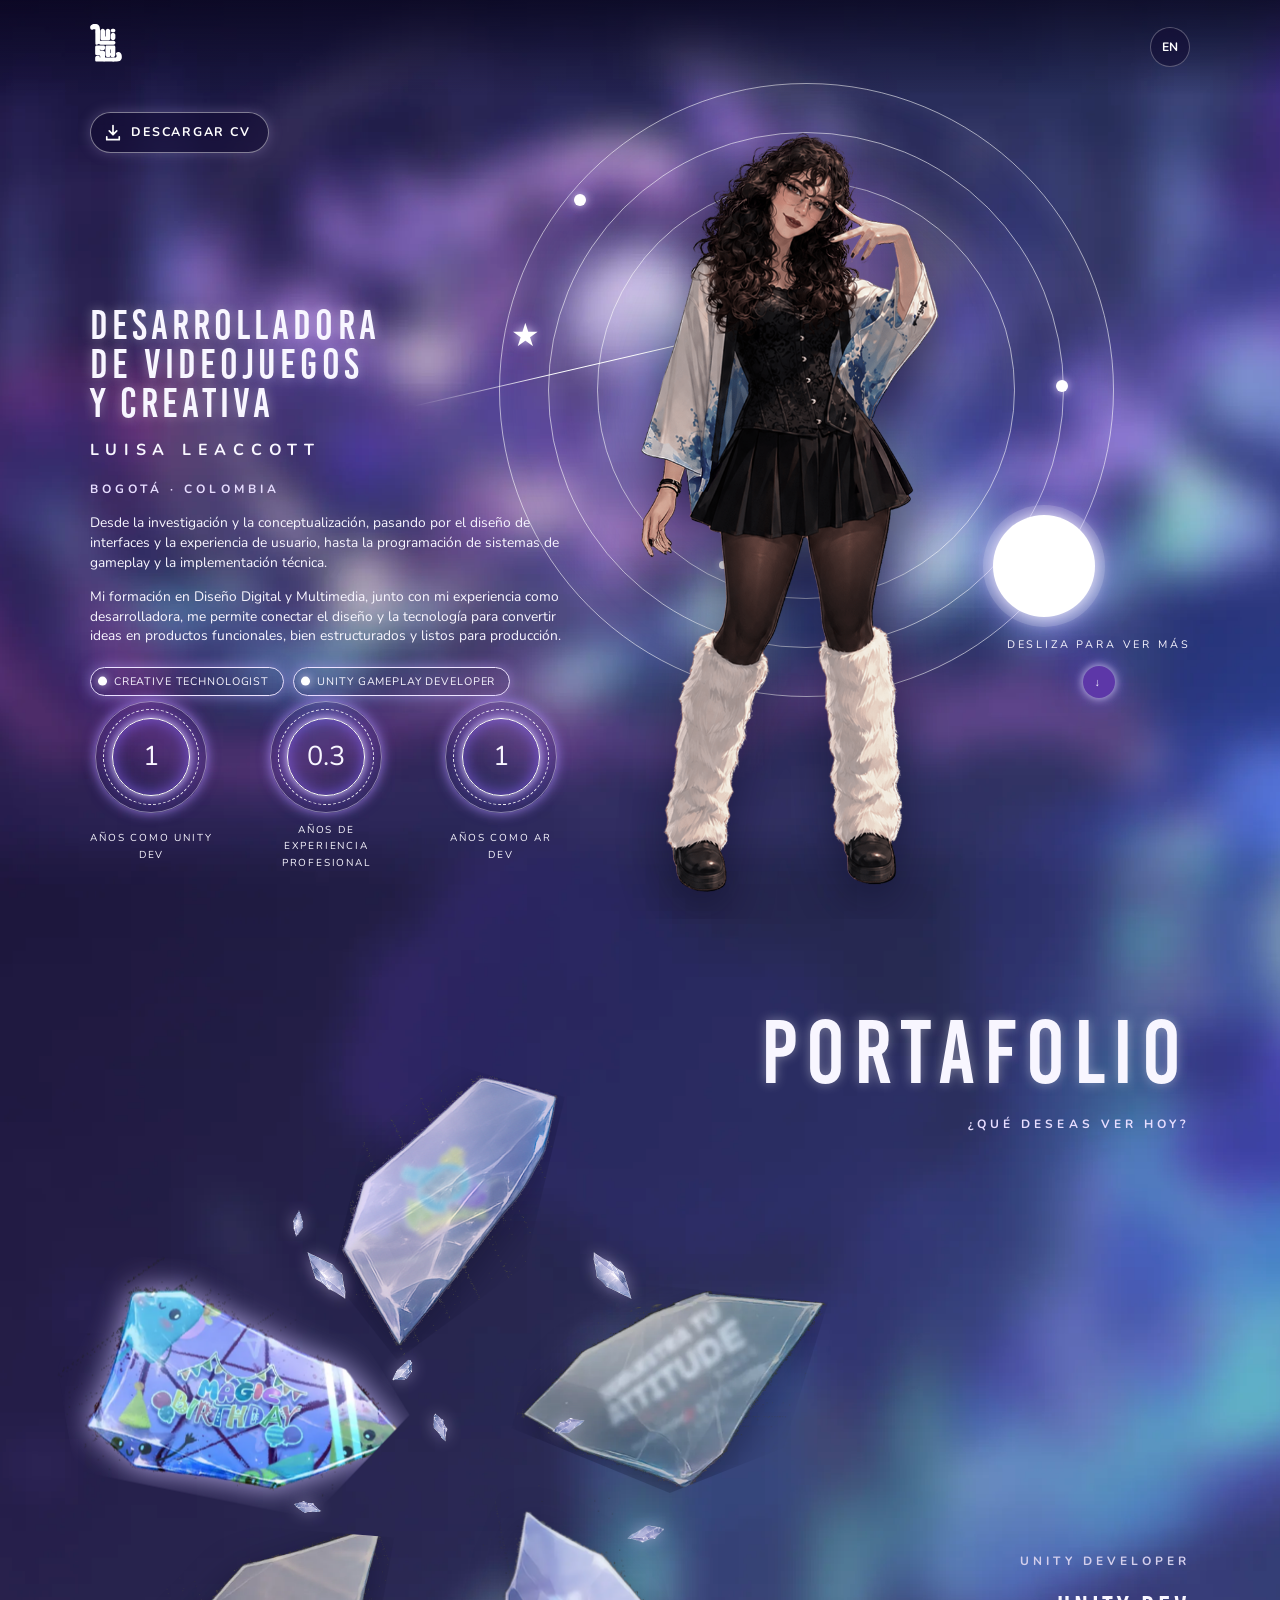
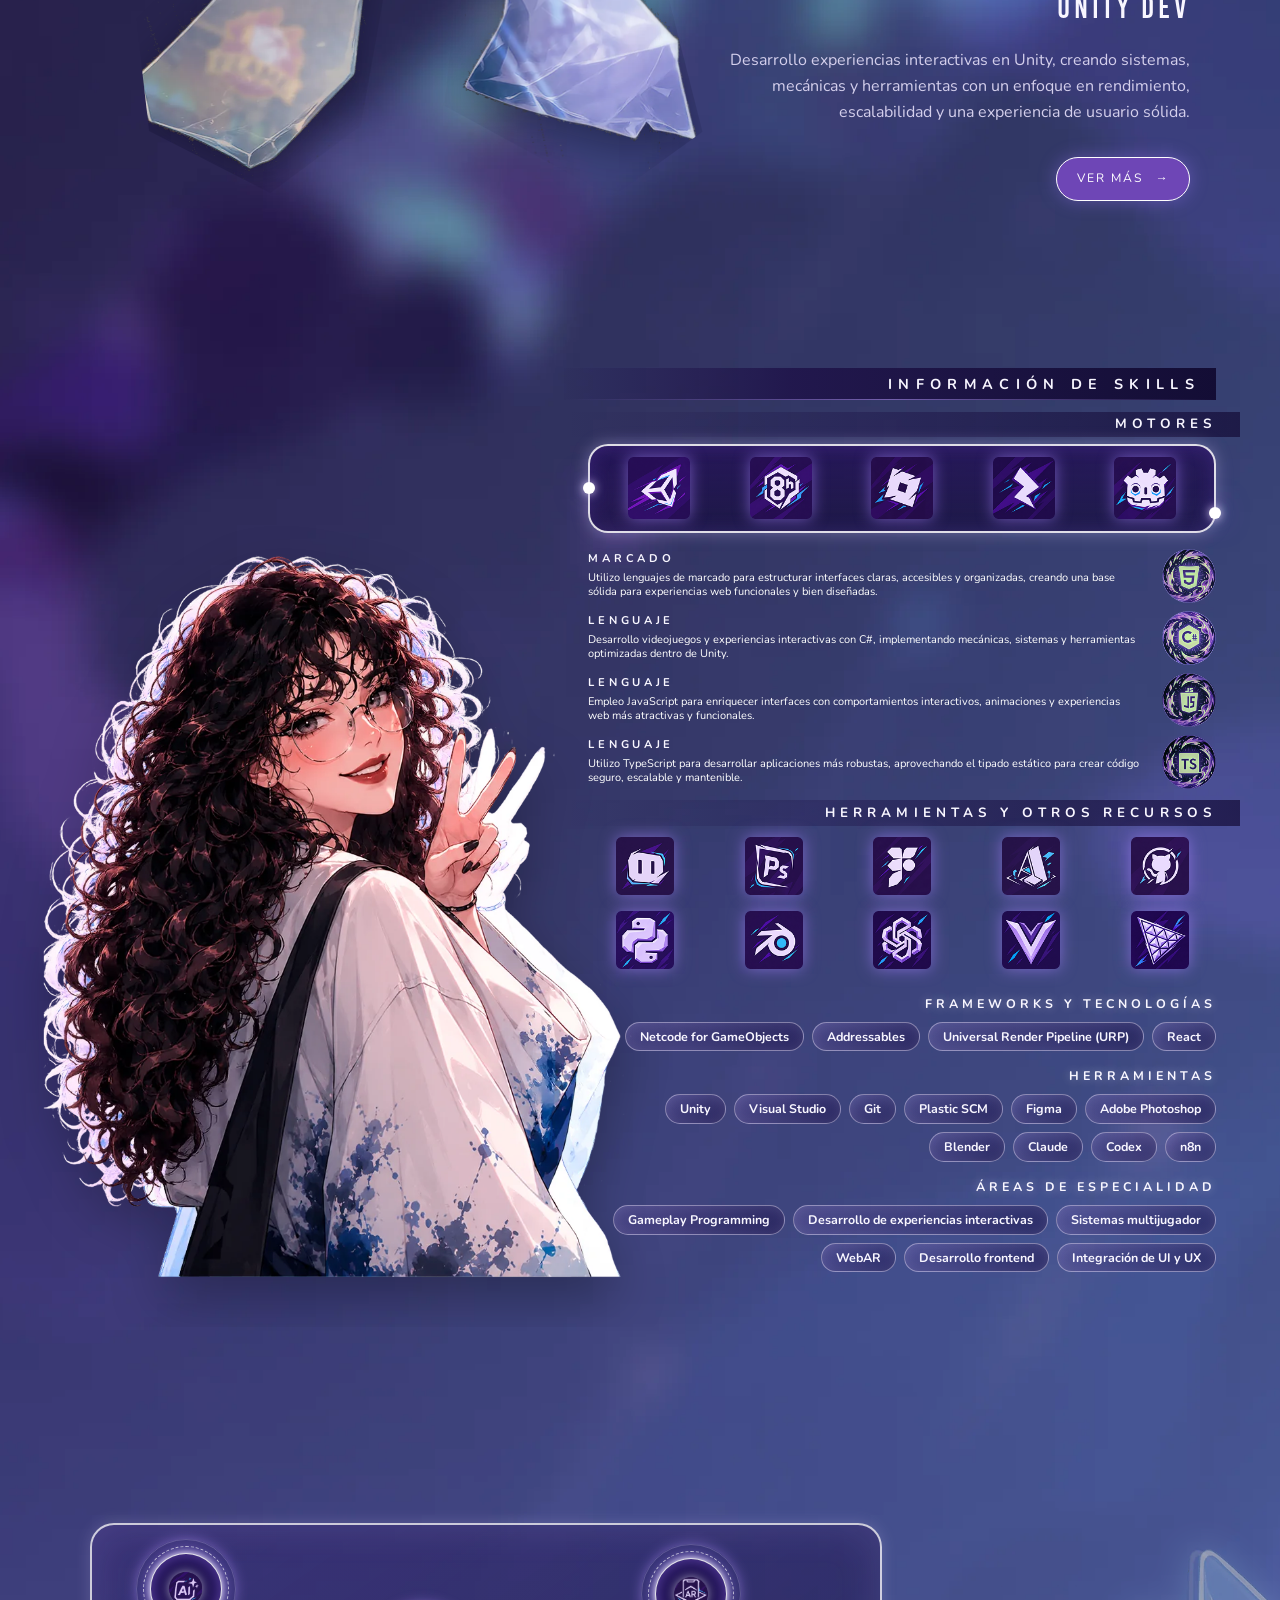
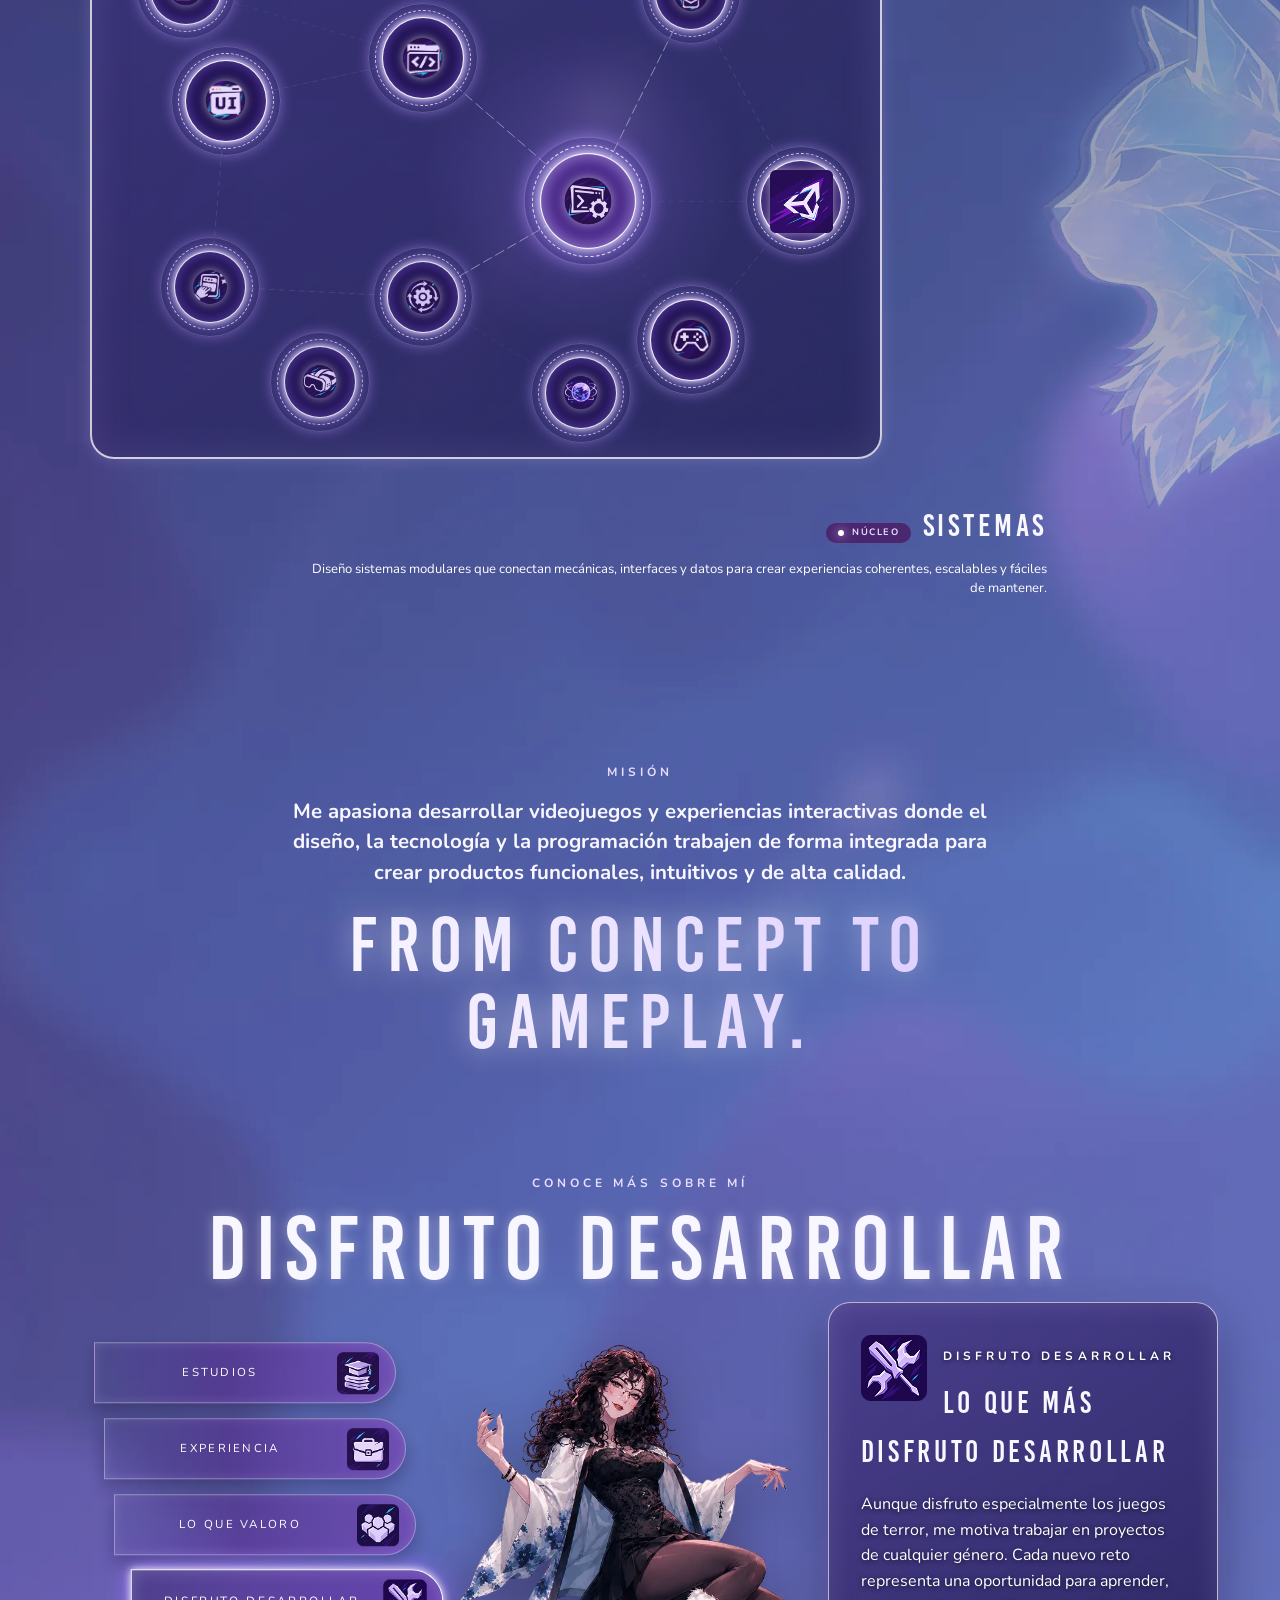
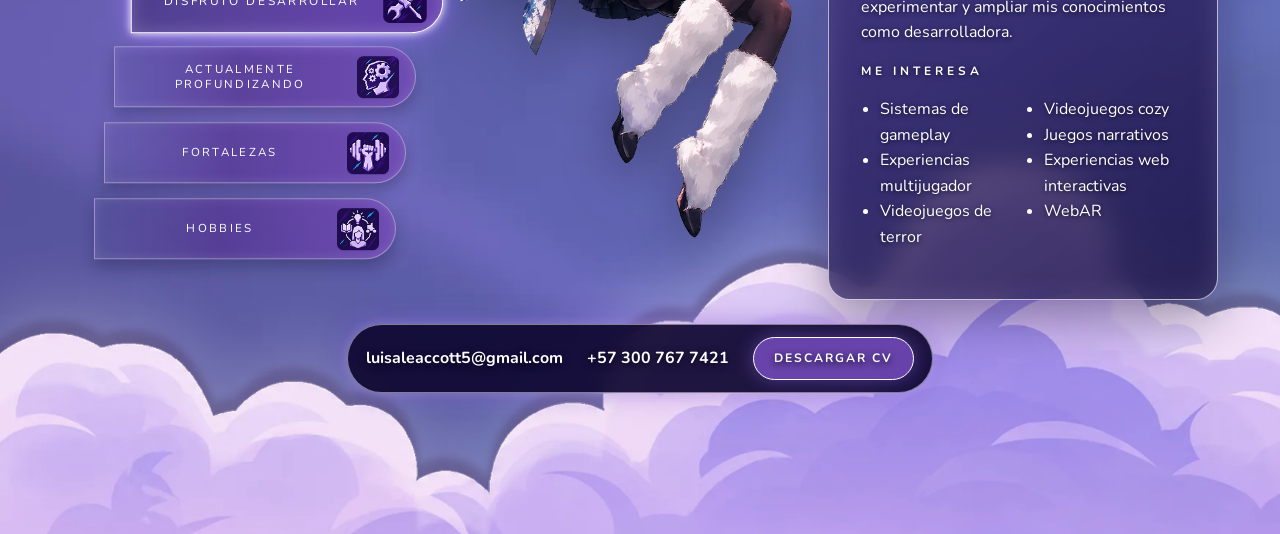
<file: index.html>
<!doctype html>
<html lang="es">
<head>
  <meta charset="utf-8">
  <meta name="viewport" content="width=device-width, initial-scale=1">
  <meta name="description" content="Portafolio de Luisa Leaccott, desarrolladora de videojuegos y creativa.">
  <meta name="theme-color" content="#15103b">
  <title>Luisa Leaccott — Creative Technologist</title>
  <link rel="icon" type="image/svg+xml" href="Img/Logosvectores/LogoLuisa.svg">
  <link rel="stylesheet" href="css/styles.css">
  <link rel="stylesheet" href="css/index-extra.css">
</head>
<body>
  <div class="site-background" aria-hidden="true">
    <div class="bg-layer bg-layer--1"></div>
    <div class="bg-layer bg-layer--2"></div>
    <div class="bg-layer bg-layer--3"></div>
    <div class="bg-layer bg-layer--4"></div>
    <div class="bg-layer bg-layer--5"></div>
  </div>
  <div class="loader" id="loader" aria-label="Cargando portafolio">
    <div class="loader__terminal" aria-hidden="true"><span>&gt; LUISA.SYSTEM</span><span class="loader__bar"></span><span>INITIALIZING...</span></div>
  </div>

  <a class="skip-link" href="#main">Saltar al contenido</a>
  <header class="topbar">
    <a class="brand" href="#intro" aria-label="Inicio"><img src="Img/Logosvectores/LogoLuisa.svg" alt=""></a>
    <button class="language" id="languageButton" type="button" aria-label="Change language">EN</button>
  </header>

  <main id="main">
    <section class="hero section" id="intro">
      <div class="ambient ambient--one" aria-hidden="true"></div>
      <a class="cv-download" href="PDF/CV_Luisa_Leaccott_ATS.pdf" download="CV_Luisa_Leaccott.pdf">
        <svg viewBox="0 0 24 24" aria-hidden="true"><path d="M12 3v11m0 0-4.5-4.5M12 14l4.5-4.5M4.5 16.5V20h15v-3.5" fill="none" stroke="currentColor" stroke-width="2" stroke-linecap="round" stroke-linejoin="round"/></svg>
        <span data-i18n="actions.cvShort">Descargar CV</span>
      </a>
      <div class="hero__orbits" aria-hidden="true">
        <span class="orbit orbit--outer"><i></i></span>
        <span class="orbit orbit--middle"><i></i></span>
        <span class="orbit orbit--inner"><i></i></span>
        <span class="orbit-line"></span>
        <span class="orbit-star">★</span>
        <span class="orbit-sun"></span>
      </div>
      <div class="hero__copy reveal">
        <h1 data-i18n="hero.title">Desarrolladora de videojuegos y creativa</h1>
        <p class="signature" data-i18n="hero.name">Luisa Leaccott</p>
        <p class="eyebrow hero__location" data-i18n="hero.location">Bogotá · Colombia</p>
        <div class="hero__bio">
          <p data-i18n="hero.bio1"></p>
          <p data-i18n="hero.bio2"></p>
        </div>
        <div class="tags">
          <span data-i18n="hero.tag1">Creative Technologist</span>
          <span data-i18n="hero.tag2">Unity Gameplay Developer</span>
        </div>
      </div>
      <img class="hero__portrait float" src="Img/LuisaFotos/LuisaCuerpocompleto.webp" alt="Retrato de Luisa Leaccott">
      <div class="stats reveal" aria-label="Experiencia">
        <article><strong data-count="4"><b>0</b></strong><span data-i18n="stats.unity">Años como Unity Dev</span></article>
        <article><strong data-count="2.5"><b>0</b></strong><span data-i18n="stats.professional">Años de experiencia profesional</span></article>
        <article><strong data-count="4"><b>0</b></strong><span data-i18n="stats.ar">Años como AR Dev</span></article>
      </div>
      <a class="scroll-cue" href="#portfolio"><span data-i18n="actions.scroll">Desliza para ver más</span><b>↓</b></a>
    </section>

    <section class="portfolio section" id="portfolio">
      <header class="section-heading reveal">
        <p class="eyebrow" data-i18n="portfolio.kicker">¿Qué deseas ver hoy?</p>
        <h2 data-i18n="portfolio.title">Portafolio</h2>
      </header>
      <div class="crystal-stage reveal" id="crystalStage" aria-label="Categorías del portafolio"></div>
      <article class="portfolio-detail glass reveal" aria-live="polite">
        <p class="eyebrow" id="portfolioType">Unity Developer</p>
        <h3 id="portfolioTitle">Unity Dev</h3>
        <p id="portfolioDescription"></p>
        <a class="button" id="portfolioLink" href="portfolio.html?category=unity"><span data-i18n="actions.more">Ver más</span> →</a>
      </article>
    </section>

    <section class="skills section" id="skills">
      <img class="skills__portrait reveal" src="Img/LuisaFotos/LuisaPaz.webp" alt="Ilustración de Luisa">
      <div class="skills__content reveal">
        <header class="section-heading section-heading--left"><p class="eyebrow" data-i18n="skills.kicker">Perfil técnico</p><h2 data-i18n="skills.title">Información de skills</h2></header>
        <h3 data-i18n="skills.engines">Motores</h3>
        <div class="icon-row" id="engineIcons"></div>
        <div class="skill-copy" id="skillCopy"></div>
        <h3 data-i18n="skills.tools">Herramientas y otros recursos</h3>
        <div class="tool-grid" id="toolIcons"></div>
        <div class="tech-groups" id="techGroups"></div>
      </div>
    </section>

    <section class="constellation section" id="constellation">
      <header class="section-heading reveal"><p class="eyebrow" data-i18n="constellation.kicker">Explora mi proceso</p><h2 data-i18n="constellation.title">Constelación de conocimiento</h2></header>
      <div class="constellation__layout reveal">
        <div class="star-map" id="starMap" role="group" aria-label="Mapa interactivo de conocimientos">
          <svg class="star-lines star-lines--desktop" viewBox="0 0 100 100" aria-hidden="true" preserveAspectRatio="none">
            <path data-path="unity" d="M63 52 L90 52 M90 52 L76 13 M90 52 L76 78"/>
            <path data-path="code" d="M42 25 L63 52 M42 25 L17 33"/>
            <path data-path="ai" d="M12 12 L42 25"/>
            <path data-path="ar" d="M76 13 L63 52 M76 13 L90 52"/>
            <path data-path="game" d="M63 52 L76 78 M76 78 L90 52 M76 78 L62 88"/>
            <path data-path="ui" d="M17 33 L42 25 M17 33 L15 68"/>
            <path data-path="systems" d="M63 52 L42 25 M63 52 L42 70 M63 52 L76 13"/>
            <path data-path="tools" d="M42 70 L63 52 M42 70 L15 68"/>
            <path data-path="web" d="M15 68 L17 33 M15 68 L42 70"/>
            <path data-path="vr" d="M29 86 L42 70"/>
            <path data-path="shaders" d="M62 88 L42 70 M62 88 L76 78"/>
          </svg>
          <svg class="star-lines star-lines--mobile" viewBox="0 0 100 100" aria-hidden="true" preserveAspectRatio="none">
            <path data-path="unity" d="M50 11 L18 27 M50 11 L80 27 M50 11 L50 38"/>
            <path data-path="code" d="M50 38 L30 57"/>
            <path data-path="ai" d="M18 27 L30 57"/>
            <path data-path="ar" d="M50 11 L70 57"/>
            <path data-path="game" d="M50 38 L80 27 M80 27 L70 57"/>
            <path data-path="ui" d="M30 57 L45 72 M45 72 L15 88"/>
            <path data-path="systems" d="M50 11 L50 38 M50 38 L30 57 M50 38 L70 57"/>
            <path data-path="tools" d="M70 57 L88 74"/>
            <path data-path="web" d="M45 72 L15 88"/>
            <path data-path="vr" d="M45 72 L62 88"/>
            <path data-path="shaders" d="M62 88 L80 94"/>
          </svg>
          <button class="node node--center is-active" aria-label="Systems" style="--x:63%;--y:52%;--mx:50%;--my:38%" data-node="systems"><img src="Img/LogosPNG/SytemsLogo.png" alt=""><span>Systems</span></button>
          <button class="node" aria-label="Unity" style="--x:90%;--y:52%;--mx:50%;--my:11%" data-node="unity"><img src="Img/LogosPNG/UnityLogo.png" alt=""><span>Unity</span></button>
          <button class="node" aria-label="Game Design" style="--x:76%;--y:78%;--mx:80%;--my:27%" data-node="game"><img src="Img/LogosPNG/GameLogo.png" alt=""><span>Game Design</span></button>
          <button class="node" aria-label="UI / UX" style="--x:17%;--y:33%;--mx:45%;--my:72%" data-node="ui"><img src="Img/LogosPNG/UILogo.png" alt=""><span>UI / UX</span></button>
          <button class="node" aria-label="Code" style="--x:42%;--y:25%;--mx:30%;--my:57%" data-node="code"><img src="Img/LogosPNG/CodeLogo.png" alt=""><span>Code</span></button>
          <button class="node node--minor" aria-label="Inteligencia artificial" style="--x:12%;--y:12%;--mx:18%;--my:27%" data-node="ai"><img src="Img/LogosPNG/IALogo.png" alt=""><span>IA</span></button>
          <button class="node node--minor" aria-label="Realidad aumentada" style="--x:76%;--y:13%;--mx:70%;--my:57%" data-node="ar"><img src="Img/LogosPNG/ArLogo.png" alt=""><span>AR</span></button>
          <button class="node node--minor" aria-label="Herramientas" style="--x:42%;--y:70%;--mx:88%;--my:74%" data-node="tools"><img src="Img/LogosPNG/PorceduraLogo.png" alt=""><span>Tools</span></button>
          <button class="node node--minor" aria-label="Desarrollo web" style="--x:15%;--y:68%;--mx:15%;--my:88%" data-node="web"><img src="Img/LogosPNG/UXLogo.png" alt=""><span>Web</span></button>
          <button class="node node--minor" aria-label="Realidad virtual" style="--x:29%;--y:86%;--mx:62%;--my:88%" data-node="vr"><img src="Img/LogosPNG/VRlogo.png" alt=""><span>VR</span></button>
          <button class="node node--minor" aria-label="Shaders" style="--x:62%;--y:88%;--mx:80%;--my:94%" data-node="shaders"><img src="Img/LogosPNG/ShadersLogo.png" alt=""><span>Shaders</span></button>
        </div>
        <article class="constellation__detail glass" aria-live="polite"><p class="eyebrow" data-i18n="constellation.selected">Nodo seleccionado</p><h3 id="nodeTitle">Systems</h3><p id="nodeDescription"></p></article>
      </div>
      <img class="crystal-animal parallax" src="Img/LuisaFotos/Pintas.webp" alt="Ilustración de animal cristalino">
    </section>


    <section class="mission reveal" id="mission" aria-labelledby="missionMotto">
      <p class="eyebrow" data-i18n="mission.kicker">Misión</p>
      <p class="mission__text" data-i18n="mission.text"></p>
      <p class="mission__motto" id="missionMotto" data-i18n="mission.motto">From Concept to Gameplay.</p>
    </section>

    <section class="personal section" id="about">
      <header class="section-heading reveal"><p class="eyebrow" data-i18n="personal.kicker">Conoce más sobre mí</p><h2 data-i18n="personal.title">Disfruto desarrollar</h2></header>
      <div class="personal__layout reveal">
        <div class="wheel" id="personalWheel" role="tablist" aria-label="Información personal"></div>
        <img class="personal__portrait float" src="Img/LuisaFotos/Luida en el aire.webp" alt="Ilustración de Luisa sentada">
        <article class="personal__detail glass" aria-live="polite"><img id="personalIcon" src="Img/LogosPNG/DisfrutoLogo.png" alt=""><p class="eyebrow" id="personalLabel">Disfruto desarrollar</p><h3 id="personalHeading"></h3><p id="personalText"></p><p class="eyebrow personal__list-title" id="personalListTitle"></p><ul id="personalList"></ul></article>
      </div>
      <div class="contact reveal">
        <a href="mailto:luisaleaccott5@gmail.com">luisaleaccott5@gmail.com</a>
        <a href="tel:+573007677421">+57 300 767 7421</a>
        <a class="button" href="PDF/CV_Luisa_Leaccott_Diseno.pdf" target="_blank" rel="noreferrer" data-i18n="actions.cv">Descargar CV</a>
      </div>
      <img class="clouds" src="Img/BG/Cloud.webp" alt="" aria-hidden="true">
    </section>
  </main>

  <script src="js/content.js"></script>
  <script src="js/app.js"></script>
</body>
</html>
</file>
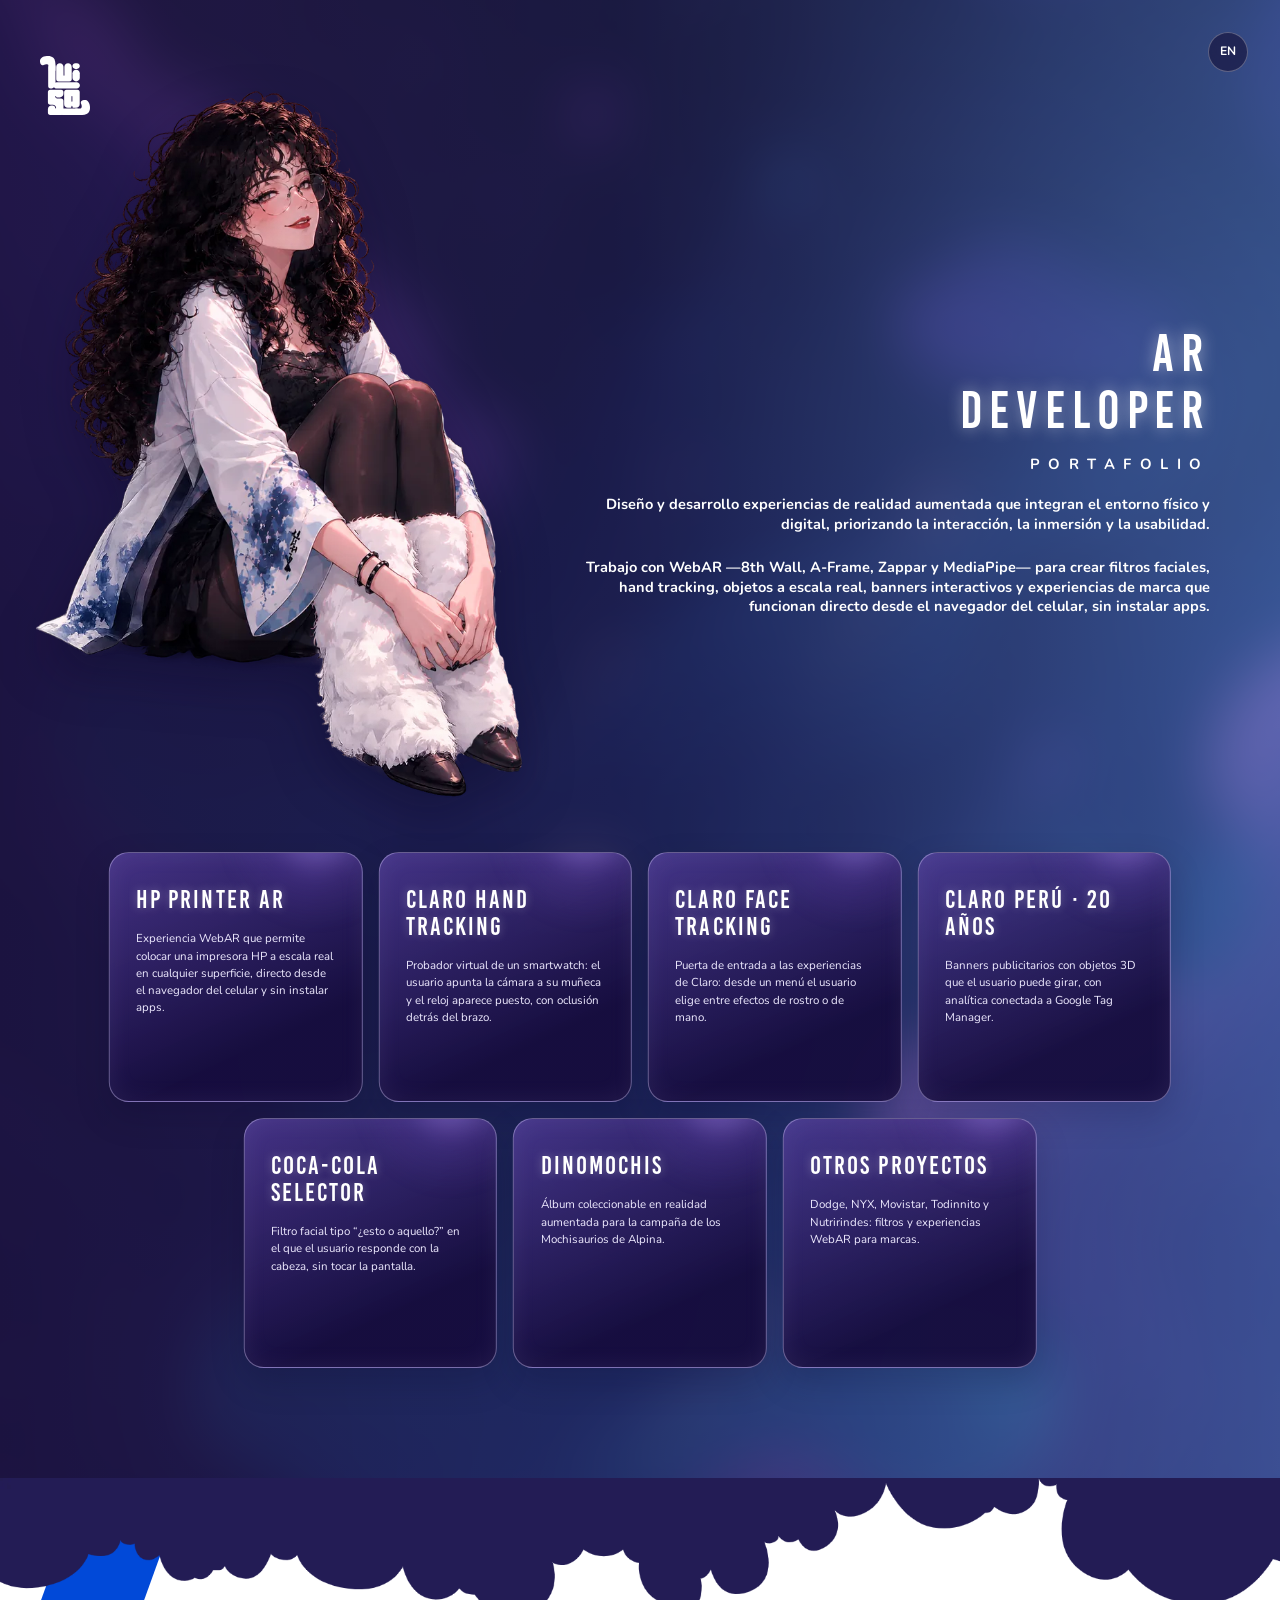
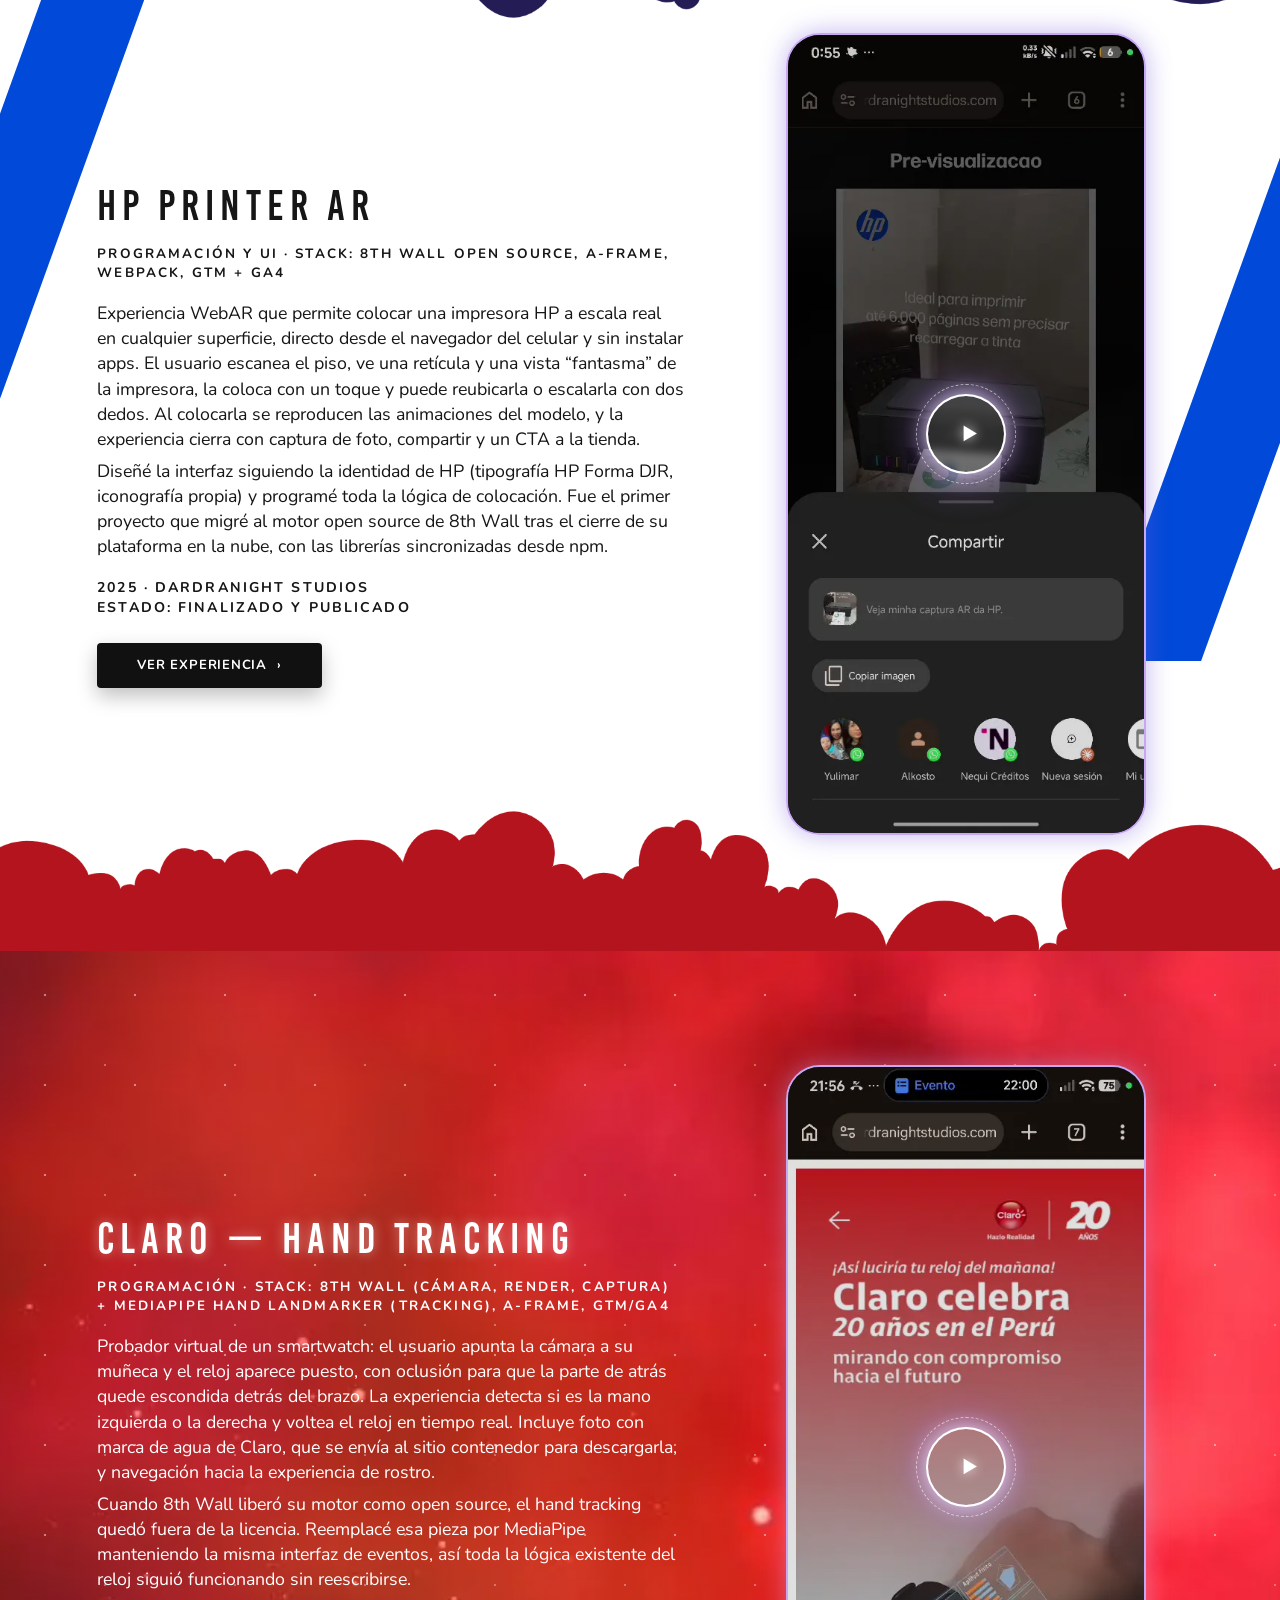
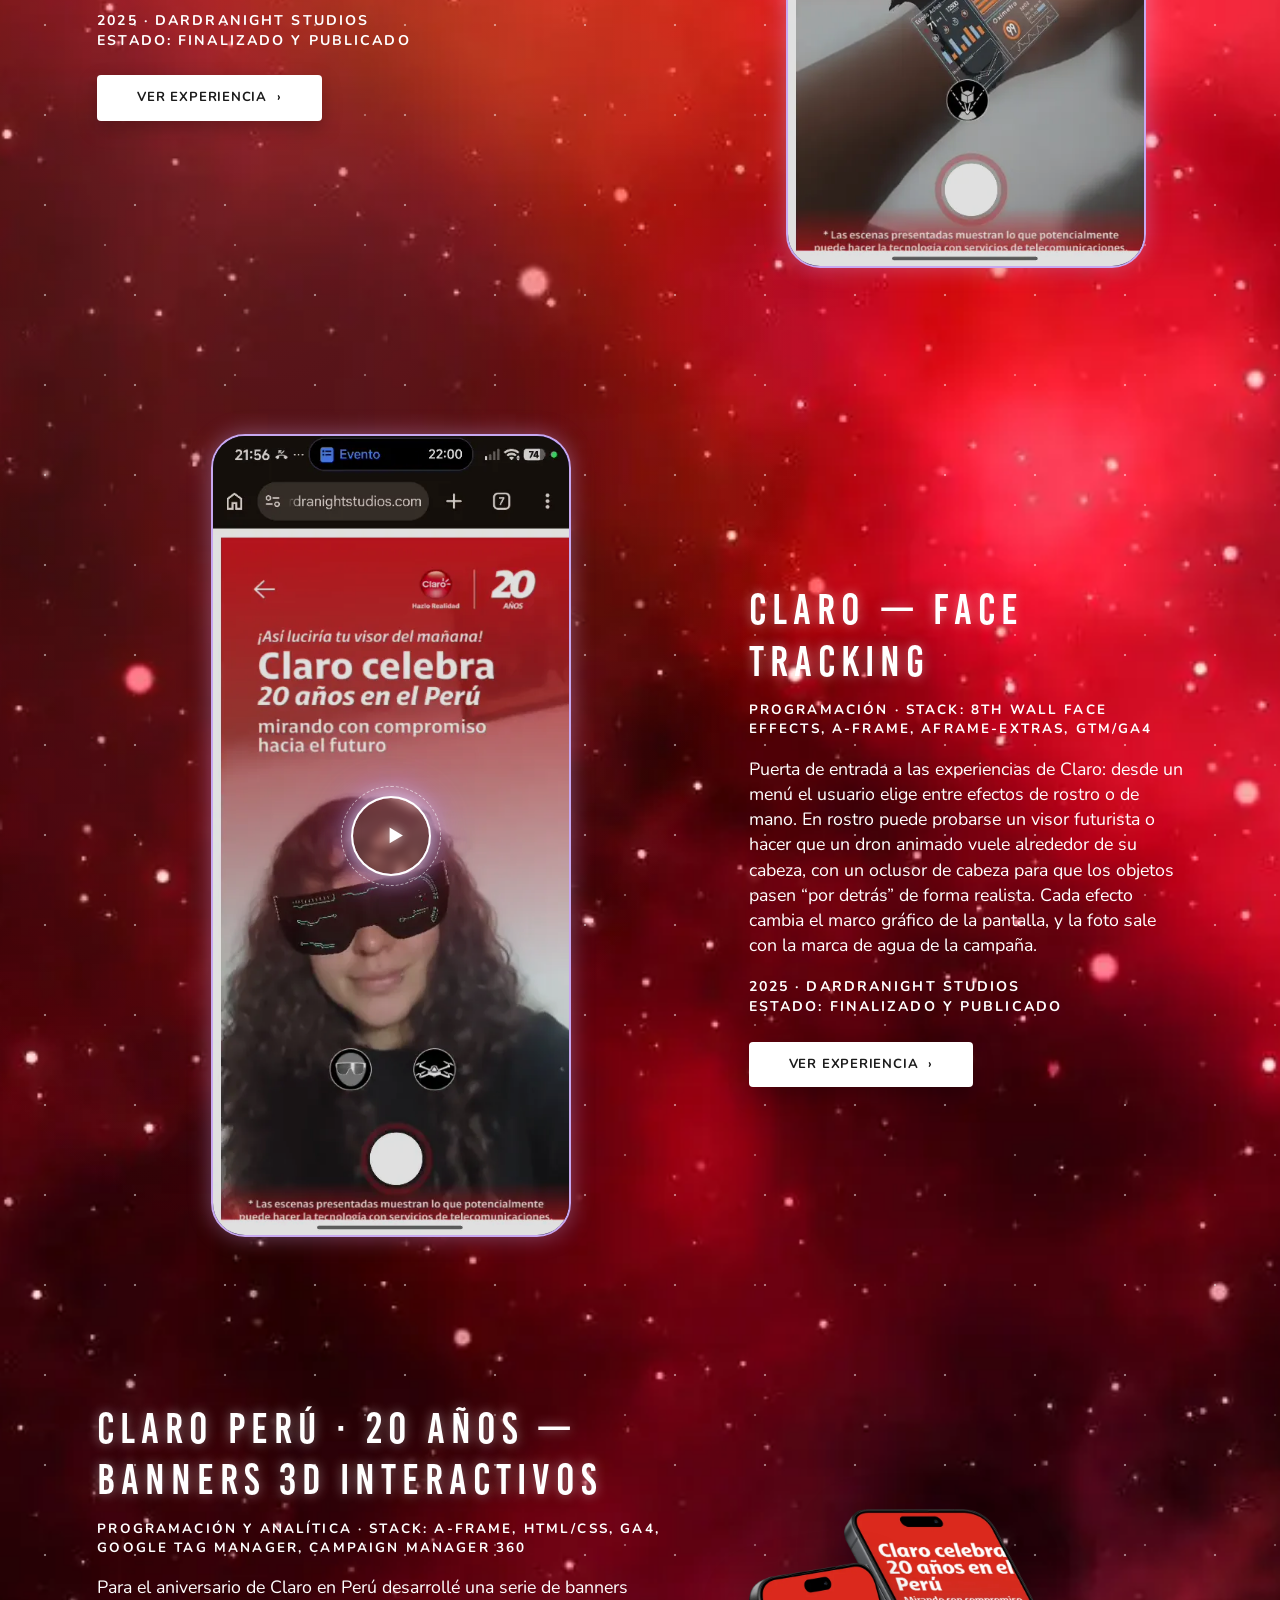
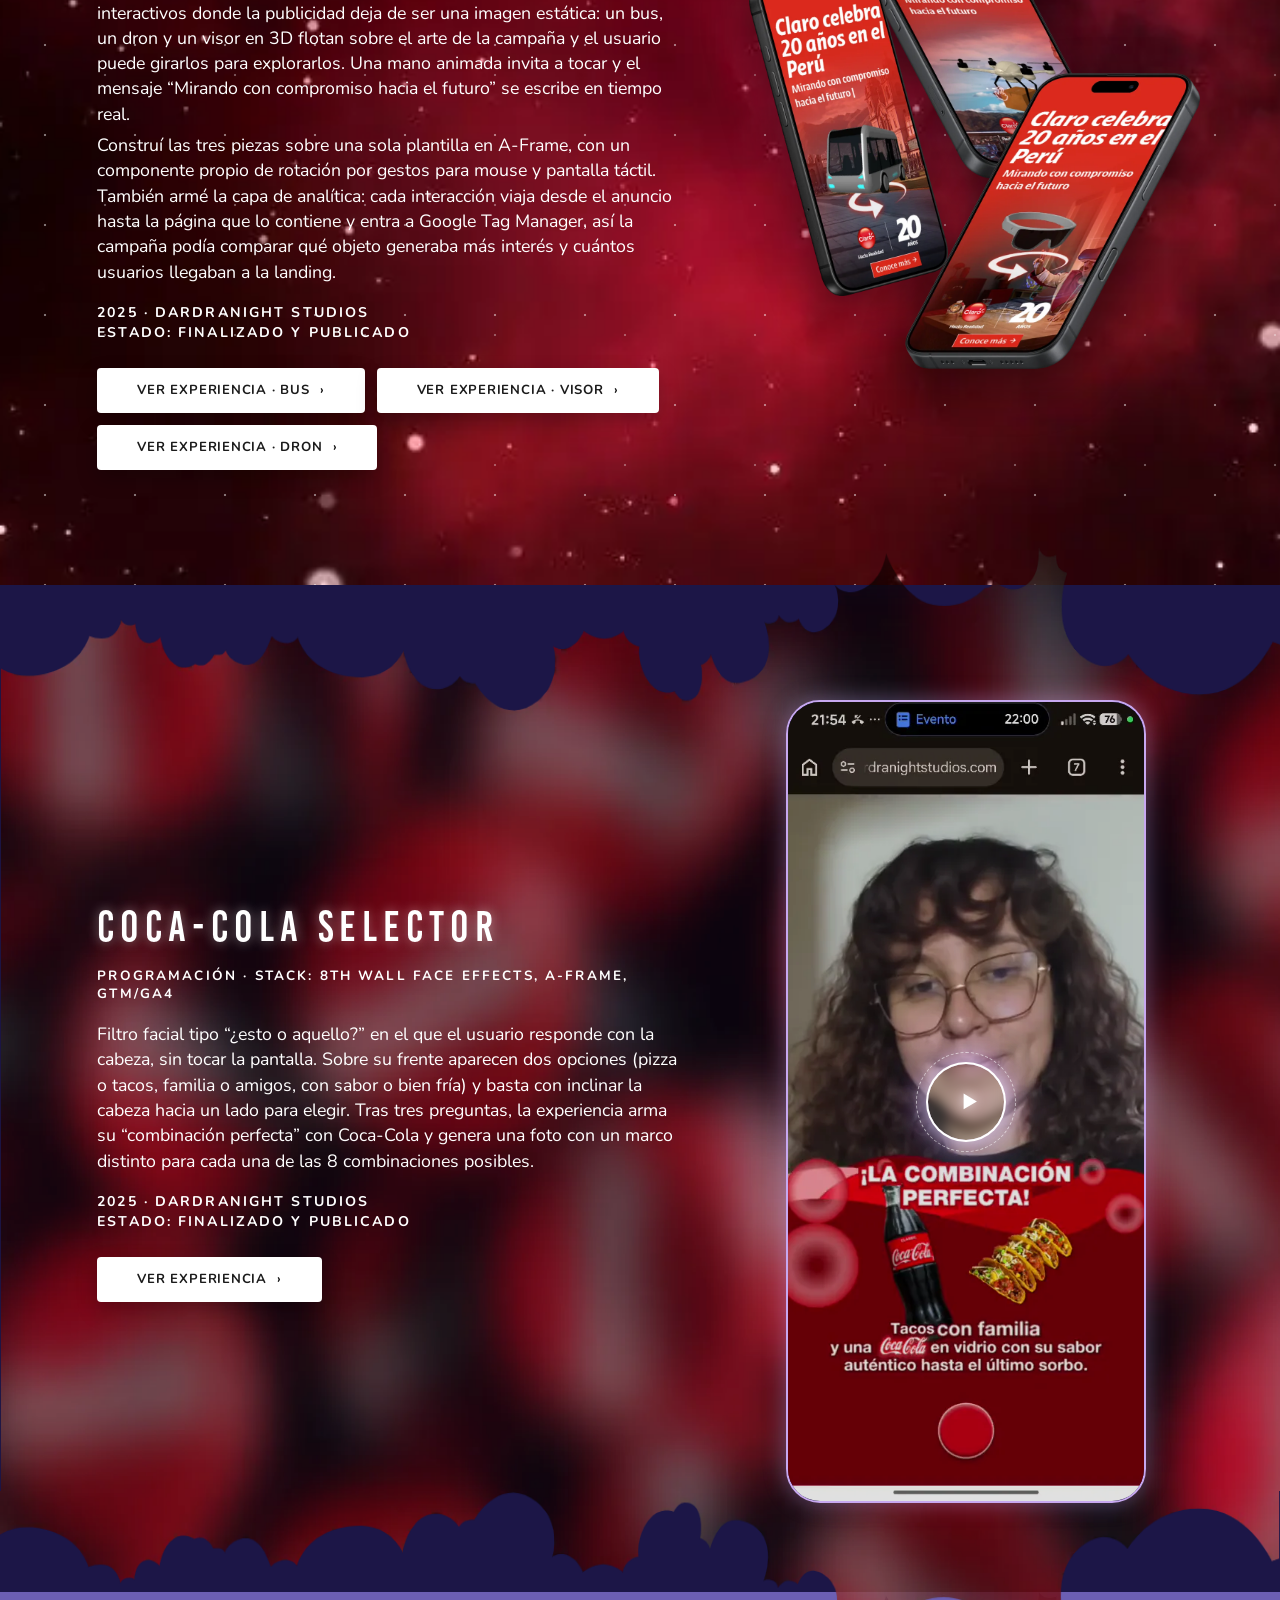
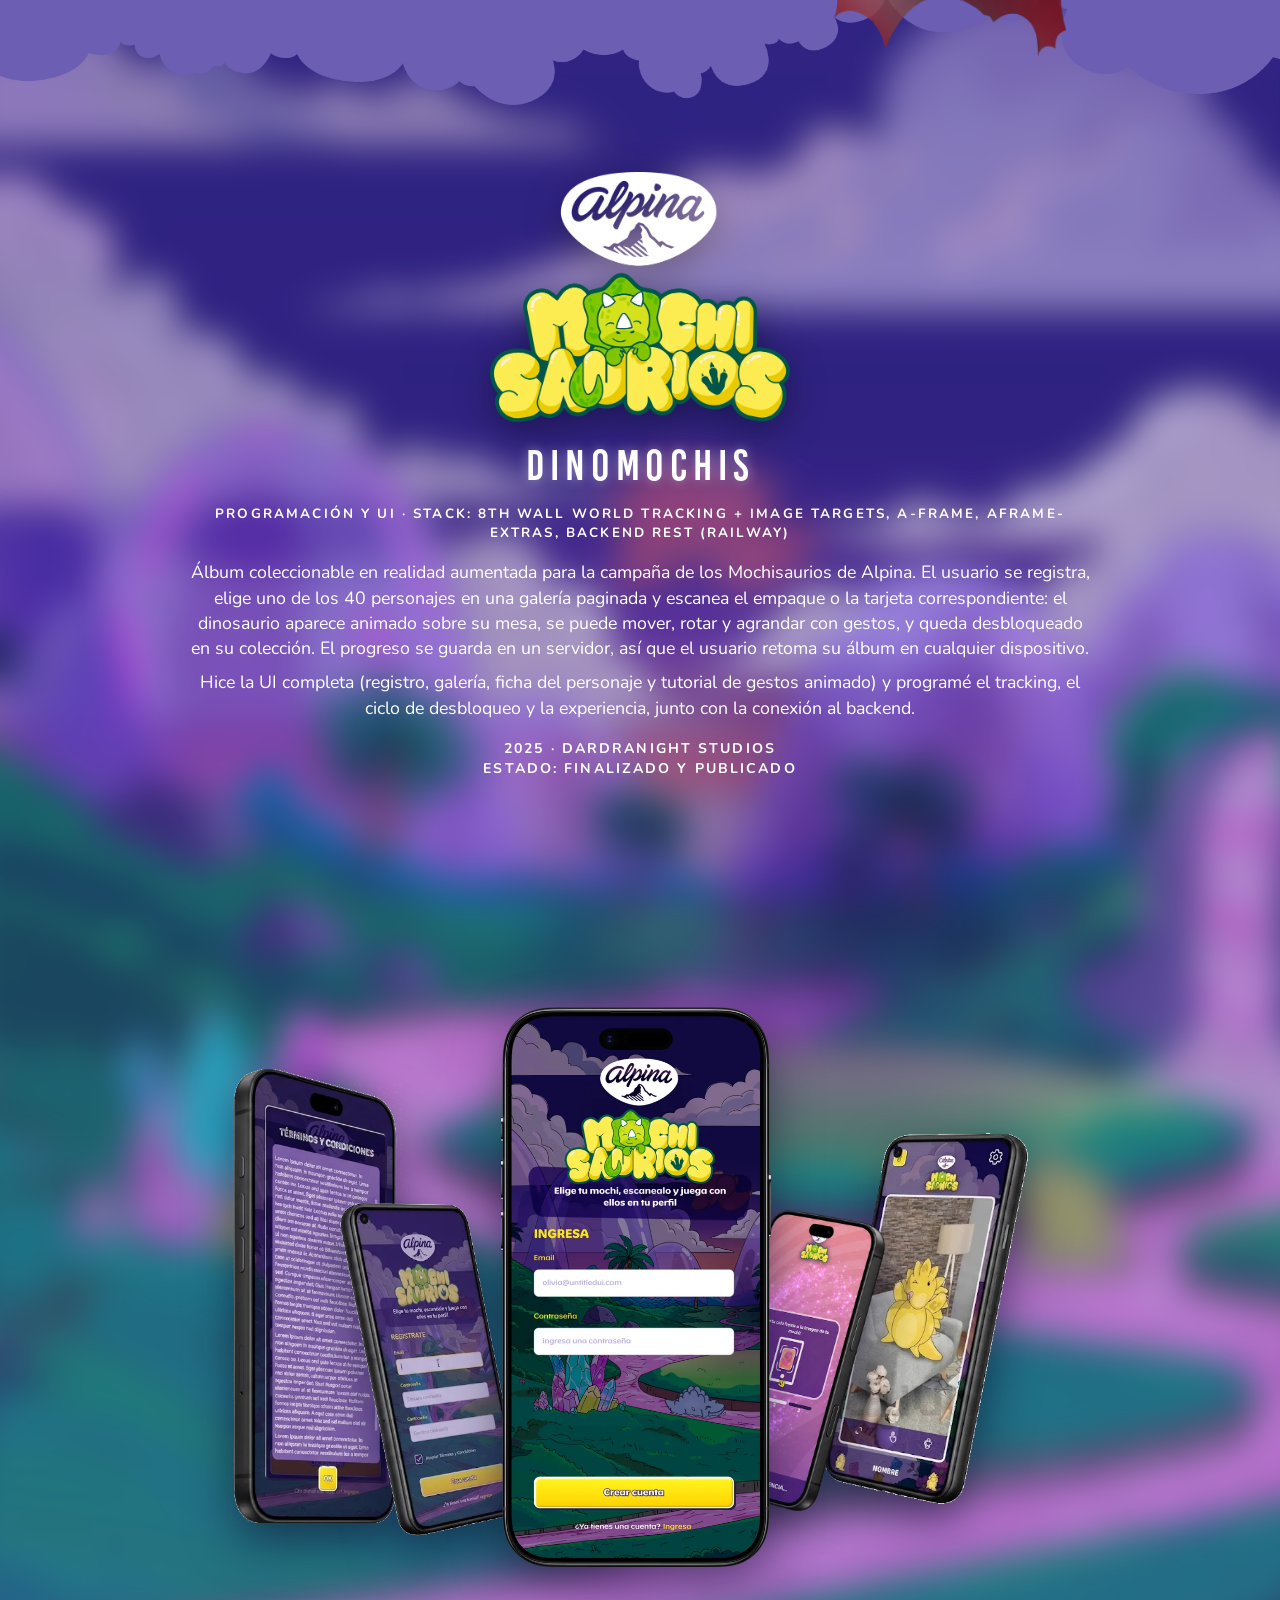
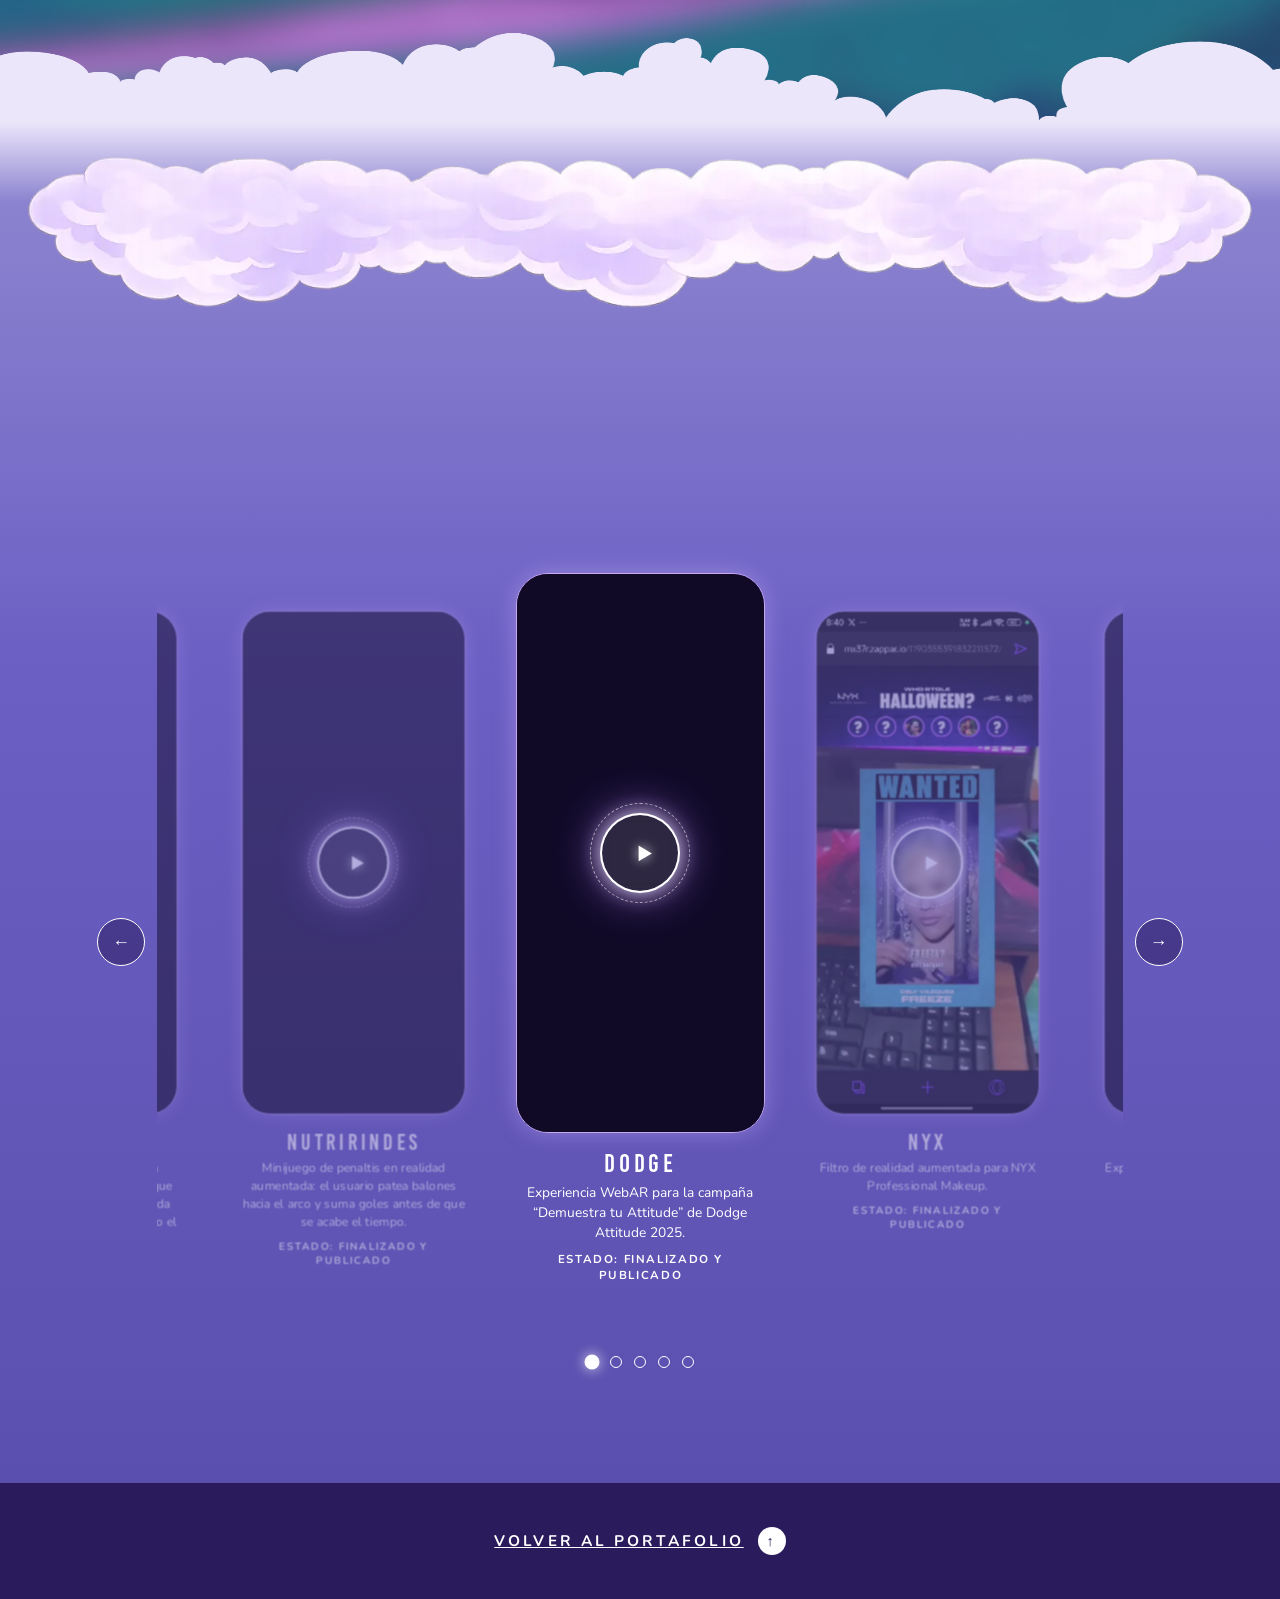
<file: ar.html>
<!doctype html>
<html lang="es">
<head>
  <meta charset="utf-8">
  <meta name="viewport" content="width=device-width,initial-scale=1">
  <meta name="theme-color" content="#171139">
  <meta name="description" content="Portafolio AR Developer de Luisa Leaccott.">
  <title>AR Developer — Luisa Leaccott</title>
  <link rel="icon" href="Img/Logosvectores/LogoLuisa.svg">
  <link rel="stylesheet" href="css/styles.css">
  <link rel="stylesheet" href="css/video.css">
  <link rel="stylesheet" href="css/landing.css">
  <link rel="stylesheet" href="css/case-ultimo.css">
  <link rel="stylesheet" href="css/showcase.css">
</head>
<body class="projects-page showcase-page" data-showcase="ar">
  <header class="projects-topbar" aria-label="Navegación del portafolio">
    <a class="projects-brand" href="index.html#portfolio" aria-label="Volver al portafolio principal"><img src="Img/Figma/Portafolio/logo-luisa.svg" alt=""></a>
    <button class="language projects-language" id="languageButton" type="button">EN</button>
  </header>
  <main>
    <section class="unity-portfolio" aria-labelledby="projectsTitle">
      <div class="unity-portfolio__backdrop" aria-hidden="true"></div>
      <div class="landing-sparkles" aria-hidden="true"></div>
      <img class="unity-portfolio__portrait" src="Img/Figma/Portafolio/luisa-sentada-portafolio.webp" alt="Ilustración de Luisa Leaccott sentada">
      <div class="unity-portfolio__intro">
        <h1 id="projectsTitle">AR Developer</h1>
        <p class="unity-portfolio__kicker" id="projectsKicker">Portafolio</p>
        <div class="unity-portfolio__description" id="projectsDescription"></div>
      </div>
      <nav class="project-grid" id="projectGrid" aria-label="Proyectos"></nav>
    </section>
    <div id="showcaseSections"></div>
    <a class="case-return" id="backLink" href="index.html#portfolio"><span>Volver al portafolio</span> <b aria-hidden="true">↑</b></a>
  </main>
  <script src="js/video.js"></script>
  <script src="js/showcase-content.js"></script>
  <script src="js/showcase.js"></script>
  <script src="js/landing.js"></script>
</body>
</html>
</file>
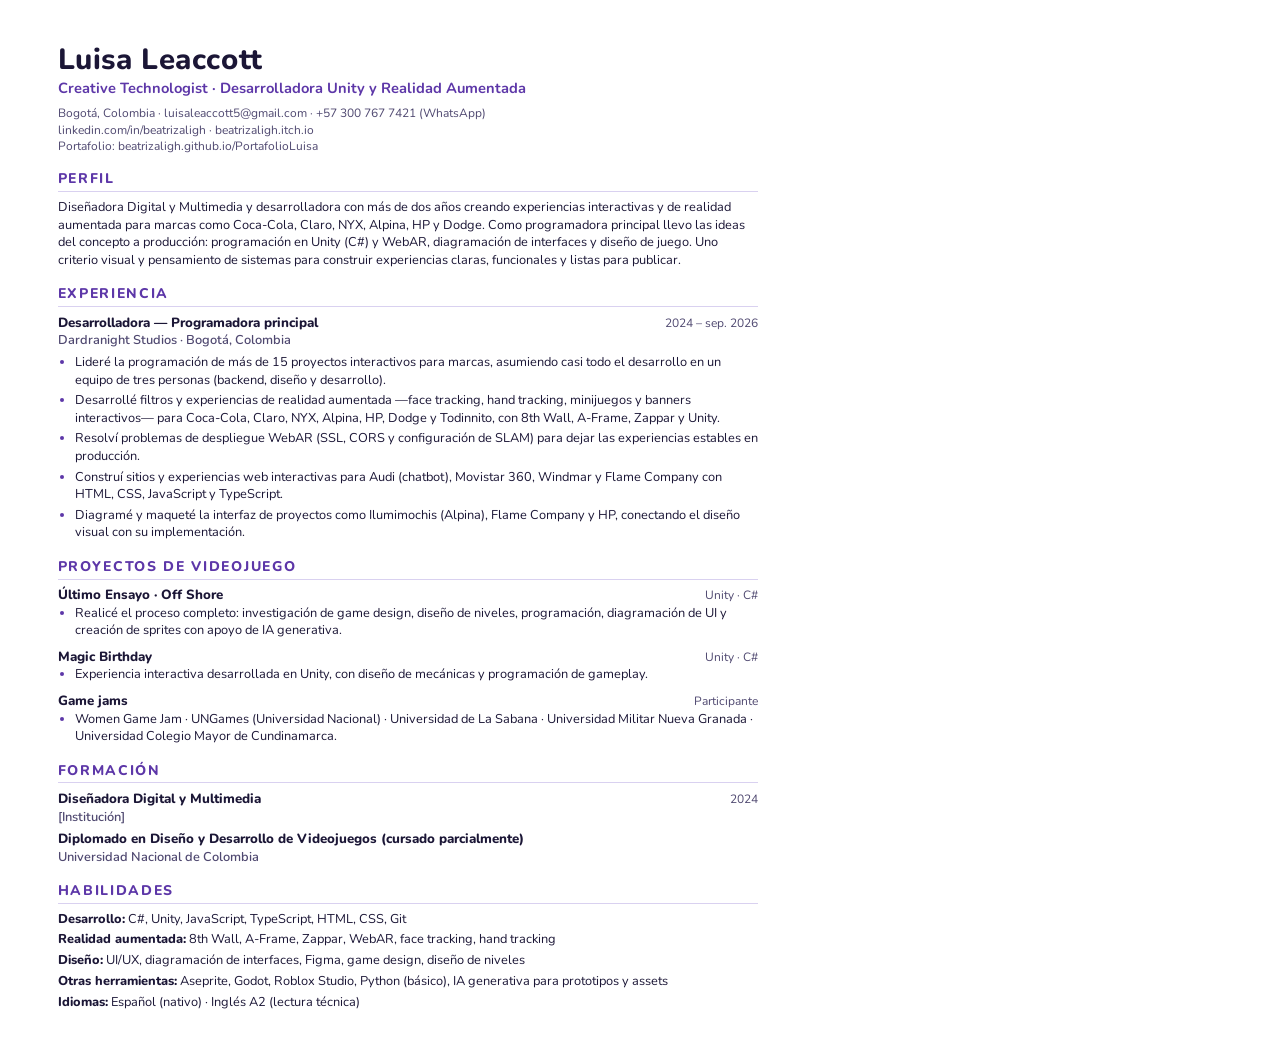
<file: CV_Luisa_Leaccott_ATS.html>
<!doctype html>
<html lang="es">
<head>
<meta charset="utf-8">
<title>CV Luisa Leaccott — Creative Technologist (ATS)</title>
<!--
  VERSIÓN ATS (para portales de empleo: LinkedIn, Computrabajo, Magneto, etc.)
  Reglas que sigue esta versión a propósito:
  - Una sola columna: los lectores automáticos leen de arriba a abajo sin confundirse.
  - Sin tablas, sin íconos, sin texto dentro de imágenes: todo es texto seleccionable.
  - Títulos de sección estándar ("Experiencia", "Formación"...) que los ATS reconocen.
  - Color solo como acento; si se imprime en blanco y negro sigue siendo legible.
-->
<style>
  /* ---------- Fuentes: las mismas de tu portafolio para mantener coherencia ---------- */
  @font-face { font-family: "Nunito"; src: url("Fonts/Nunito-Regular.ttf"); font-weight: 400; }
  @font-face { font-family: "Nunito"; src: url("Fonts/Nunito-SemiBold.ttf"); font-weight: 600; }
  @font-face { font-family: "Nunito"; src: url("Fonts/Nunito-Bold.ttf"); font-weight: 700; }
  @font-face { font-family: "Nunito"; src: url("Fonts/Nunito-ExtraBold.ttf"); font-weight: 800; }

  /* ---------- Tokens de color (tomados de tu styles.css) ---------- */
  :root {
    --ink: #1b1636;      /* texto principal: un violeta casi negro, más suave que #000 */
    --muted: #4f4870;    /* texto secundario: fechas, lugares */
    --accent: #5d37a8;   /* violeta de acento (el mismo del botón de scroll del sitio) */
    --line: #d9d1f0;     /* líneas divisorias */
  }

  /* Tamaño carta (estándar en Colombia) y márgenes de impresión */
  @page { size: Letter; margin: 0; }
  * { box-sizing: border-box; margin: 0; padding: 0; }
  body { background: #fff; color: var(--ink); font-family: "Nunito", Arial, sans-serif; font-size: 9.6pt; line-height: 1.38; }
  .page { width: 8.5in; min-height: 11in; padding: 0.45in 0.6in 0.35in; }

  /* ---------- Encabezado ---------- */
  h1 { font-size: 22pt; font-weight: 800; letter-spacing: .02em; line-height: 1.1; }
  .role { font-size: 11pt; font-weight: 700; color: var(--accent); margin-top: 2pt; }
  .contact { margin-top: 5pt; color: var(--muted); font-size: 9pt; }
  .contact a { color: inherit; text-decoration: none; }

  /* ---------- Secciones ---------- */
  h2 {
    font-size: 10.5pt; font-weight: 800; text-transform: uppercase; letter-spacing: .12em;
    color: var(--accent); border-bottom: 1px solid var(--line);
    padding-bottom: 2pt; margin: 11pt 0 5pt;
  }
  p { margin-bottom: 4pt; }

  /* Bloque de cada trabajo/proyecto: título a la izquierda, fecha a la derecha */
  .item-head { display: flex; justify-content: space-between; align-items: baseline; gap: 12pt; }
  .item-head strong { font-weight: 800; font-size: 10pt; }
  .item-head span { color: var(--muted); font-size: 9pt; white-space: nowrap; }
  .sub { color: var(--muted); font-weight: 600; margin-bottom: 3pt; }

  ul { padding-left: 13pt; margin-bottom: 6pt; }
  li { margin-bottom: 2.2pt; }
  li::marker { color: var(--accent); }

  /* Habilidades: etiqueta en negrita + lista separada por comas (los ATS la leen bien) */
  .skills p { margin-bottom: 2.5pt; }
  .skills b { font-weight: 800; }
</style>
</head>
<body>
<main class="page">

  <!-- ENCABEZADO: nombre + cargo objetivo + contacto en una sola línea -->
  <header>
    <h1>Luisa Leaccott</h1>
    <div class="role">Creative Technologist · Desarrolladora Unity y Realidad Aumentada</div>
    <div class="contact">
      Bogotá, Colombia · <a href="mailto:luisaleaccott5@gmail.com">luisaleaccott5@gmail.com</a> · +57 300 767 7421 (WhatsApp)<br>
      <a href="https://www.linkedin.com/in/beatrizaligh/">linkedin.com/in/beatrizaligh</a> · <a href="https://beatrizaligh.itch.io/">beatrizaligh.itch.io</a><br>
      Portafolio: <a href="https://beatrizaligh.github.io/PortafolioLuisa/">beatrizaligh.github.io/PortafolioLuisa</a>
    </div>
  </header>

  <!-- PERFIL: 3 líneas que responden "¿quién eres y qué aportas?" -->
  <h2>Perfil</h2>
  <p>
    Diseñadora Digital y Multimedia y desarrolladora con más de dos años creando experiencias interactivas y de
    realidad aumentada para marcas como Coca-Cola, Claro, NYX, Alpina, HP y Dodge. Como programadora principal
    llevo las ideas del concepto a producción: programación en Unity (C#) y WebAR, diagramación de interfaces y
    diseño de juego. Uno criterio visual y pensamiento de sistemas para construir experiencias claras, funcionales y listas para publicar.
  </p>

  <!-- EXPERIENCIA: verbos de acción al inicio de cada viñeta -->
  <h2>Experiencia</h2>
  <div class="item-head"><strong>Desarrolladora — Programadora principal</strong><span>2024 – sep. 2026</span></div>
  <div class="sub">Dardranight Studios · Bogotá, Colombia</div>
  <ul>
    <li>Lideré la programación de más de 15 proyectos interactivos para marcas, asumiendo casi todo el desarrollo en un equipo de tres personas (backend, diseño y desarrollo).</li>
    <li>Desarrollé filtros y experiencias de realidad aumentada —face tracking, hand tracking, minijuegos y banners interactivos— para Coca-Cola, Claro, NYX, Alpina, HP, Dodge y Todinnito, con 8th Wall, A-Frame, Zappar y Unity.</li>
    <li>Resolví problemas de despliegue WebAR (SSL, CORS y configuración de SLAM) para dejar las experiencias estables en producción.</li>
    <li>Construí sitios y experiencias web interactivas para Audi (chatbot), Movistar 360, Windmar y Flame Company con HTML, CSS, JavaScript y TypeScript.</li>
    <li>Diagramé y maqueté la interfaz de proyectos como Ilumimochis (Alpina), Flame Company y HP, conectando el diseño visual con su implementación.</li>
  </ul>

  <!-- PROYECTOS DE JUEGO: demuestran el lado "creative" del cargo objetivo -->
  <h2>Proyectos de videojuego</h2>
  <div class="item-head"><strong>Último Ensayo · Off Shore</strong><span>Unity · C#</span></div>
  <ul>
    <li>Realicé el proceso completo: investigación de game design, diseño de niveles, programación, diagramación de UI y creación de sprites con apoyo de IA generativa.</li>
  </ul>
  <div class="item-head"><strong>Magic Birthday</strong><span>Unity · C#</span></div>
  <ul>
    <li>Experiencia interactiva desarrollada en Unity, con diseño de mecánicas y programación de gameplay.</li>
  </ul>
  <div class="item-head"><strong>Game jams</strong><span>Participante</span></div>
  <ul>
    <li>Women Game Jam · UNGames (Universidad Nacional) · Universidad de La Sabana · Universidad Militar Nueva Granada · Universidad Colegio Mayor de Cundinamarca.</li>
  </ul>

  <!-- FORMACIÓN -->
  <h2>Formación</h2>
  <div class="item-head"><strong>Diseñadora Digital y Multimedia</strong><span>2024</span></div>
  <div class="sub">[Institución]</div>
  <div class="item-head"><strong>Diplomado en Diseño y Desarrollo de Videojuegos (cursado parcialmente)</strong><span></span></div>
  <div class="sub">Universidad Nacional de Colombia</div>

  <!-- HABILIDADES: agrupadas para que el reclutador escanee rápido -->
  <h2>Habilidades</h2>
  <div class="skills">
    <p><b>Desarrollo:</b> C#, Unity, JavaScript, TypeScript, HTML, CSS, Git</p>
    <p><b>Realidad aumentada:</b> 8th Wall, A-Frame, Zappar, WebAR, face tracking, hand tracking</p>
    <p><b>Diseño:</b> UI/UX, diagramación de interfaces, Figma, game design, diseño de niveles</p>
    <p><b>Otras herramientas:</b> Aseprite, Godot, Roblox Studio, Python (básico), IA generativa para prototipos y assets</p>
    <p><b>Idiomas:</b> Español (nativo) · Inglés A2 (lectura técnica)</p>
  </div>

</main>
</body>
</html>
</file>
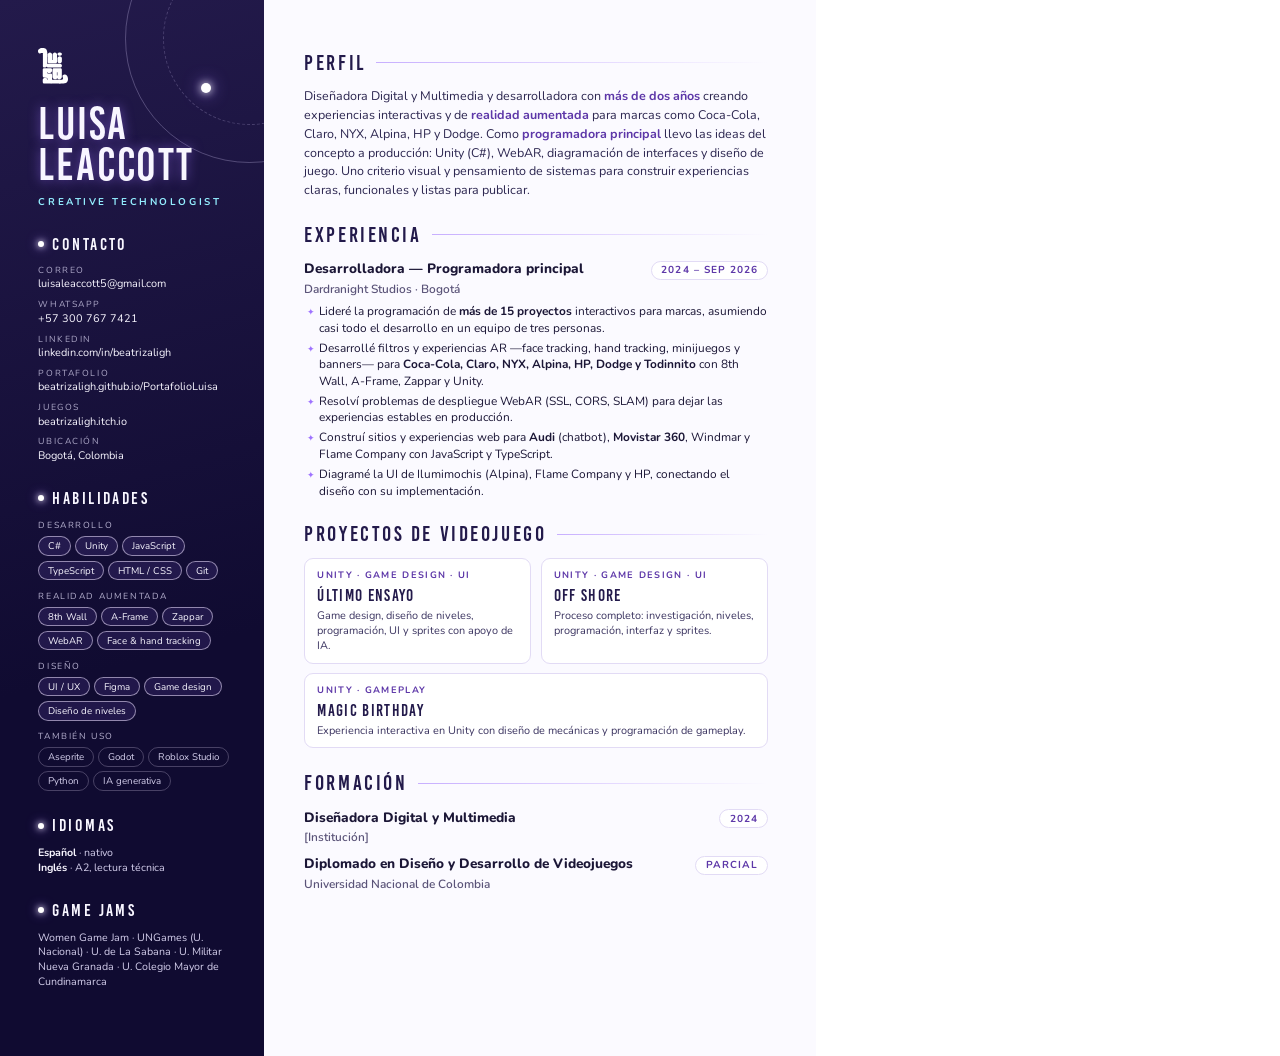
<file: CV_Luisa_Leaccott_Diseno.html>
<!doctype html>
<html lang="es">
<head>
<meta charset="utf-8">
<title>CV Luisa Leaccott — Creative Technologist</title>
<!--
  VERSIÓN CON DISEÑO (para enviar directo por correo, en tu web o en mano).
  Sigue la identidad de tu portafolio:
  - Paleta: violeta profundo #100b31 / #231a4b, violeta #9e72ff, cian #93eeff, tinta #f8f6ff.
  - Tipografía: Bebas Kai para títulos (como "UNITY GAMEPLAY DEVELOPER") y Nunito para texto.
  - Detalles de "órbita" y brillo, como en el hero del sitio, pero contenidos para que no compitan con el texto.
  Estructura: barra lateral oscura (quién soy + herramientas) y columna clara (experiencia).
  La columna clara se mantiene clara a propósito: se lee mejor y gasta menos tinta si alguien la imprime.
-->
<style>
  /* ---------- Fuentes del portafolio ---------- */
  @font-face { font-family: "Bebas Kai"; src: url("Fonts/BebasKai.otf"); }
  @font-face { font-family: "Nunito"; src: url("Fonts/Nunito-Regular.ttf"); font-weight: 400; }
  @font-face { font-family: "Nunito"; src: url("Fonts/Nunito-Italic.ttf"); font-weight: 400; font-style: italic; }
  @font-face { font-family: "Nunito"; src: url("Fonts/Nunito-SemiBold.ttf"); font-weight: 600; }
  @font-face { font-family: "Nunito"; src: url("Fonts/Nunito-Bold.ttf"); font-weight: 700; }
  @font-face { font-family: "Nunito"; src: url("Fonts/Nunito-ExtraBold.ttf"); font-weight: 800; }

  /* ---------- Tokens de color ---------- */
  :root {
    --deep: #100b31;      /* fondo más oscuro del sitio */
    --deep-2: #231a4b;    /* segundo tono del degradado */
    --violet: #9e72ff;    /* acento principal */
    --violet-ink: #5d37a8;/* violeta legible sobre fondo claro */
    --cyan: #93eeff;      /* acento frío, se usa poco: solo detalles */
    --light: #f8f6ff;     /* texto sobre oscuro */
    --lilac: #d4cfec;     /* texto secundario sobre oscuro */
    --ink: #1b1636;       /* texto sobre claro */
    --muted: #5a5378;     /* texto secundario sobre claro */
    --paper: #fbfaff;     /* fondo de la columna clara: blanco con un toque lila */
    --line: #e2dbf5;
  }

  @page { size: Letter; margin: 0; }
  * { box-sizing: border-box; margin: 0; padding: 0; }
  /* print-color-adjust obliga al navegador a imprimir los fondos */
  html, body { -webkit-print-color-adjust: exact; print-color-adjust: exact; }
  body { font-family: "Nunito", sans-serif; font-size: 8.9pt; line-height: 1.4; color: var(--ink); }

  /* Página: rejilla de dos columnas (barra lateral 34% / contenido 66%) */
  .page { width: 8.5in; height: 11in; display: grid; grid-template-columns: 2.75in 1fr; overflow: hidden; }

  /* =================== BARRA LATERAL =================== */
  .side {
    position: relative; overflow: hidden;
    background: linear-gradient(165deg, var(--deep-2) 0%, var(--deep) 62%);
    color: var(--light); padding: 0.5in 0.32in 0.4in 0.4in;
  }
  /* Órbitas decorativas: guiño al hero animado del portafolio */
  .orbit { position: absolute; border: 1px solid rgba(221,210,255,.28); border-radius: 50%; pointer-events: none; }
  .orbit--a { width: 2.6in; height: 2.6in; right: -1.15in; top: -0.9in; }
  .orbit--b { width: 1.8in; height: 1.8in; right: -0.75in; top: -0.5in; border-style: dashed; border-color: rgba(221,210,255,.22); }
  .sun { position: absolute; width: 10px; height: 10px; border-radius: 50%; background: #fff;
         right: 0.55in; top: 0.86in; box-shadow: 0 0 8px #fff, 0 0 18px var(--violet); }

  .logo { width: 30px; display: block; margin-bottom: 14pt; position: relative; }
  .name { font-family: "Bebas Kai", sans-serif; font-size: 34pt; line-height: .92; letter-spacing: .04em;
          text-shadow: 0 0 12px rgba(158,114,255,.55); position: relative; }
  .tagline { margin-top: 7pt; font-size: 7.4pt; font-weight: 700; letter-spacing: .26em; text-transform: uppercase; color: var(--cyan); }

  /* Títulos de la barra lateral */
  .side h3 { font-family: "Bebas Kai", sans-serif; font-weight: 400; font-size: 13pt; letter-spacing: .14em;
             margin: 17pt 0 6pt; display: flex; align-items: center; gap: 6pt; }
  /* Puntito brillante antes del título (como las etiquetas del hero) */
  .side h3::before { content: ""; width: 6px; height: 6px; border-radius: 50%; background: #fff; box-shadow: 0 0 6px #fff, 0 0 12px var(--violet); }

  .contact { list-style: none; }
  .contact li { margin-bottom: 5pt; font-size: 8.2pt; }
  .contact small { display: block; font-size: 6.6pt; letter-spacing: .18em; text-transform: uppercase; color: var(--lilac); opacity: .8; }
  .contact a { color: var(--light); text-decoration: none; }

  /* Habilidades como "pastillas" con borde luminoso */
  .chips { display: flex; flex-wrap: wrap; gap: 3.5pt; }
  .chips span { border: 1px solid rgba(238,228,255,.55); border-radius: 999px; padding: 1.5pt 6.5pt;
                font-size: 7.3pt; color: var(--light); background: rgba(158,114,255,.12); }
  .chips--soft span { border-color: rgba(238,228,255,.25); background: transparent; color: var(--lilac); }
  .group-label { font-size: 6.6pt; letter-spacing: .18em; text-transform: uppercase; color: var(--lilac); margin: 7pt 0 3.5pt; opacity: .85; }

  .side p { font-size: 8pt; color: var(--lilac); }
  .side p b { color: var(--light); font-weight: 700; }

  /* =================== COLUMNA PRINCIPAL =================== */
  .main { background: var(--paper); padding: 0.5in 0.5in 0.4in 0.42in; }

  .main h2 { font-family: "Bebas Kai", sans-serif; font-weight: 400; font-size: 16pt; letter-spacing: .12em;
             color: var(--deep-2); margin: 15pt 0 7pt; display: flex; align-items: center; gap: 8pt; }
  .main h2:first-child { margin-top: 0; }
  /* Línea que se desvanece después del título: separa sin pesar */
  .main h2::after { content: ""; flex: 1; height: 1px; background: linear-gradient(90deg, var(--violet), transparent); opacity: .55; }

  .summary { font-size: 9.4pt; line-height: 1.5; color: #2c2650; }
  .summary b { color: var(--violet-ink); }

  .job-head { display: flex; justify-content: space-between; align-items: baseline; gap: 10pt; }
  .job-head strong { font-size: 10.2pt; font-weight: 800; }
  .date { font-size: 7.6pt; font-weight: 700; letter-spacing: .1em; text-transform: uppercase; color: var(--violet-ink);
          border: 1px solid var(--line); border-radius: 999px; padding: 1pt 7pt; white-space: nowrap; background: #fff; }
  .company { color: var(--muted); font-weight: 600; margin: 1pt 0 4pt; }

  .main ul { padding-left: 11pt; margin-bottom: 6pt; }
  .main li { margin-bottom: 2.6pt; }
  .main li::marker { content: "✦  "; color: var(--violet); font-size: 7pt; }

  /* Tarjetas de proyecto: eco de las tarjetas del portafolio, versión clara */
  .cards { display: grid; grid-template-columns: 1fr 1fr; gap: 7pt; }
  .card { border: 1px solid var(--line); border-radius: 9px; padding: 7pt 9pt; background: #fff; }
  .card h4 { font-family: "Bebas Kai", sans-serif; font-weight: 400; font-size: 12.5pt; letter-spacing: .08em; color: var(--deep-2); }
  .card .meta { font-size: 7pt; letter-spacing: .14em; text-transform: uppercase; color: var(--violet-ink); font-weight: 700; margin-bottom: 2pt; }
  .card p { font-size: 8.2pt; color: #3b3460; }
  .card--wide { grid-column: 1 / -1; }

  .edu { display: grid; gap: 6pt; }
  .edu .company { margin-bottom: 0; }
</style>
</head>
<body>
<div class="page">

  <!-- =========== BARRA LATERAL =========== -->
  <aside class="side">
    <div class="orbit orbit--a"></div><div class="orbit orbit--b"></div><div class="sun"></div>

    <img class="logo" src="Img/Logosvectores/LogoLuisa.svg" alt="Logo Luisa">
    <div class="name">Luisa<br>Leaccott</div>
    <div class="tagline">Creative Technologist</div>

    <h3>Contacto</h3>
    <ul class="contact">
      <li><small>Correo</small><a href="mailto:luisaleaccott5@gmail.com">luisaleaccott5@gmail.com</a></li>
      <li><small>WhatsApp</small>+57 300 767 7421</li>
      <li><small>LinkedIn</small><a href="https://www.linkedin.com/in/beatrizaligh/">linkedin.com/in/beatrizaligh</a></li>
      <li><small>Portafolio</small><a href="https://beatrizaligh.github.io/PortafolioLuisa/">beatrizaligh.github.io/PortafolioLuisa</a></li>
      <li><small>Juegos</small><a href="https://beatrizaligh.itch.io/">beatrizaligh.itch.io</a></li>
      <li><small>Ubicación</small>Bogotá, Colombia</li>
    </ul>

    <h3>Habilidades</h3>
    <div class="group-label">Desarrollo</div>
    <div class="chips"><span>C#</span><span>Unity</span><span>JavaScript</span><span>TypeScript</span><span>HTML / CSS</span><span>Git</span></div>
    <div class="group-label">Realidad aumentada</div>
    <div class="chips"><span>8th Wall</span><span>A-Frame</span><span>Zappar</span><span>WebAR</span><span>Face &amp; hand tracking</span></div>
    <div class="group-label">Diseño</div>
    <div class="chips"><span>UI / UX</span><span>Figma</span><span>Game design</span><span>Diseño de niveles</span></div>
    <div class="group-label">También uso</div>
    <div class="chips chips--soft"><span>Aseprite</span><span>Godot</span><span>Roblox Studio</span><span>Python</span><span>IA generativa</span></div>

    <h3>Idiomas</h3>
    <p><b>Español</b> · nativo<br><b>Inglés</b> · A2, lectura técnica</p>

    <h3>Game jams</h3>
    <p>Women Game Jam · UNGames (U. Nacional) · U. de La Sabana · U. Militar Nueva Granada · U. Colegio Mayor de Cundinamarca</p>
  </aside>

  <!-- =========== COLUMNA PRINCIPAL =========== -->
  <main class="main">

    <h2>Perfil</h2>
    <p class="summary">
      Diseñadora Digital y Multimedia y desarrolladora con <b>más de dos años</b> creando experiencias interactivas y de
      <b>realidad aumentada</b> para marcas como Coca-Cola, Claro, NYX, Alpina, HP y Dodge. Como <b>programadora principal</b>
      llevo las ideas del concepto a producción: Unity (C#), WebAR, diagramación de interfaces y diseño de juego.
      Uno criterio visual y pensamiento de sistemas para construir experiencias claras, funcionales y listas para publicar.
    </p>

    <h2>Experiencia</h2>
    <div class="job-head"><strong>Desarrolladora — Programadora principal</strong><span class="date">2024 – Sep 2026</span></div>
    <div class="company">Dardranight Studios · Bogotá</div>
    <ul>
      <li>Lideré la programación de <b>más de 15 proyectos</b> interactivos para marcas, asumiendo casi todo el desarrollo en un equipo de tres personas.</li>
      <li>Desarrollé filtros y experiencias AR —face tracking, hand tracking, minijuegos y banners— para <b>Coca-Cola, Claro, NYX, Alpina, HP, Dodge y Todinnito</b> con 8th Wall, A-Frame, Zappar y Unity.</li>
      <li>Resolví problemas de despliegue WebAR (SSL, CORS, SLAM) para dejar las experiencias estables en producción.</li>
      <li>Construí sitios y experiencias web para <b>Audi</b> (chatbot), <b>Movistar 360</b>, Windmar y Flame Company con JavaScript y TypeScript.</li>
      <li>Diagramé la UI de Ilumimochis (Alpina), Flame Company y HP, conectando el diseño con su implementación.</li>
    </ul>

    <h2>Proyectos de videojuego</h2>
    <div class="cards">
      <div class="card">
        <div class="meta">Unity · Game design · UI</div>
        <h4>Último Ensayo</h4>
        <p>Game design, diseño de niveles, programación, UI y sprites con apoyo de IA.</p>
      </div>
      <div class="card">
        <div class="meta">Unity · Game design · UI</div>
        <h4>Off Shore</h4>
        <p>Proceso completo: investigación, niveles, programación, interfaz y sprites.</p>
      </div>
      <div class="card card--wide">
        <div class="meta">Unity · Gameplay</div>
        <h4>Magic Birthday</h4>
        <p>Experiencia interactiva en Unity con diseño de mecánicas y programación de gameplay.</p>
      </div>
    </div>

    <h2>Formación</h2>
    <div class="edu">
      <div>
        <div class="job-head"><strong>Diseñadora Digital y Multimedia</strong><span class="date">2024</span></div>
        <div class="company">[Institución]</div>
      </div>
      <div>
        <div class="job-head"><strong>Diplomado en Diseño y Desarrollo de Videojuegos</strong><span class="date">Parcial</span></div>
        <div class="company">Universidad Nacional de Colombia</div>
      </div>
    </div>

  </main>
</div>
</body>
</html>
</file>
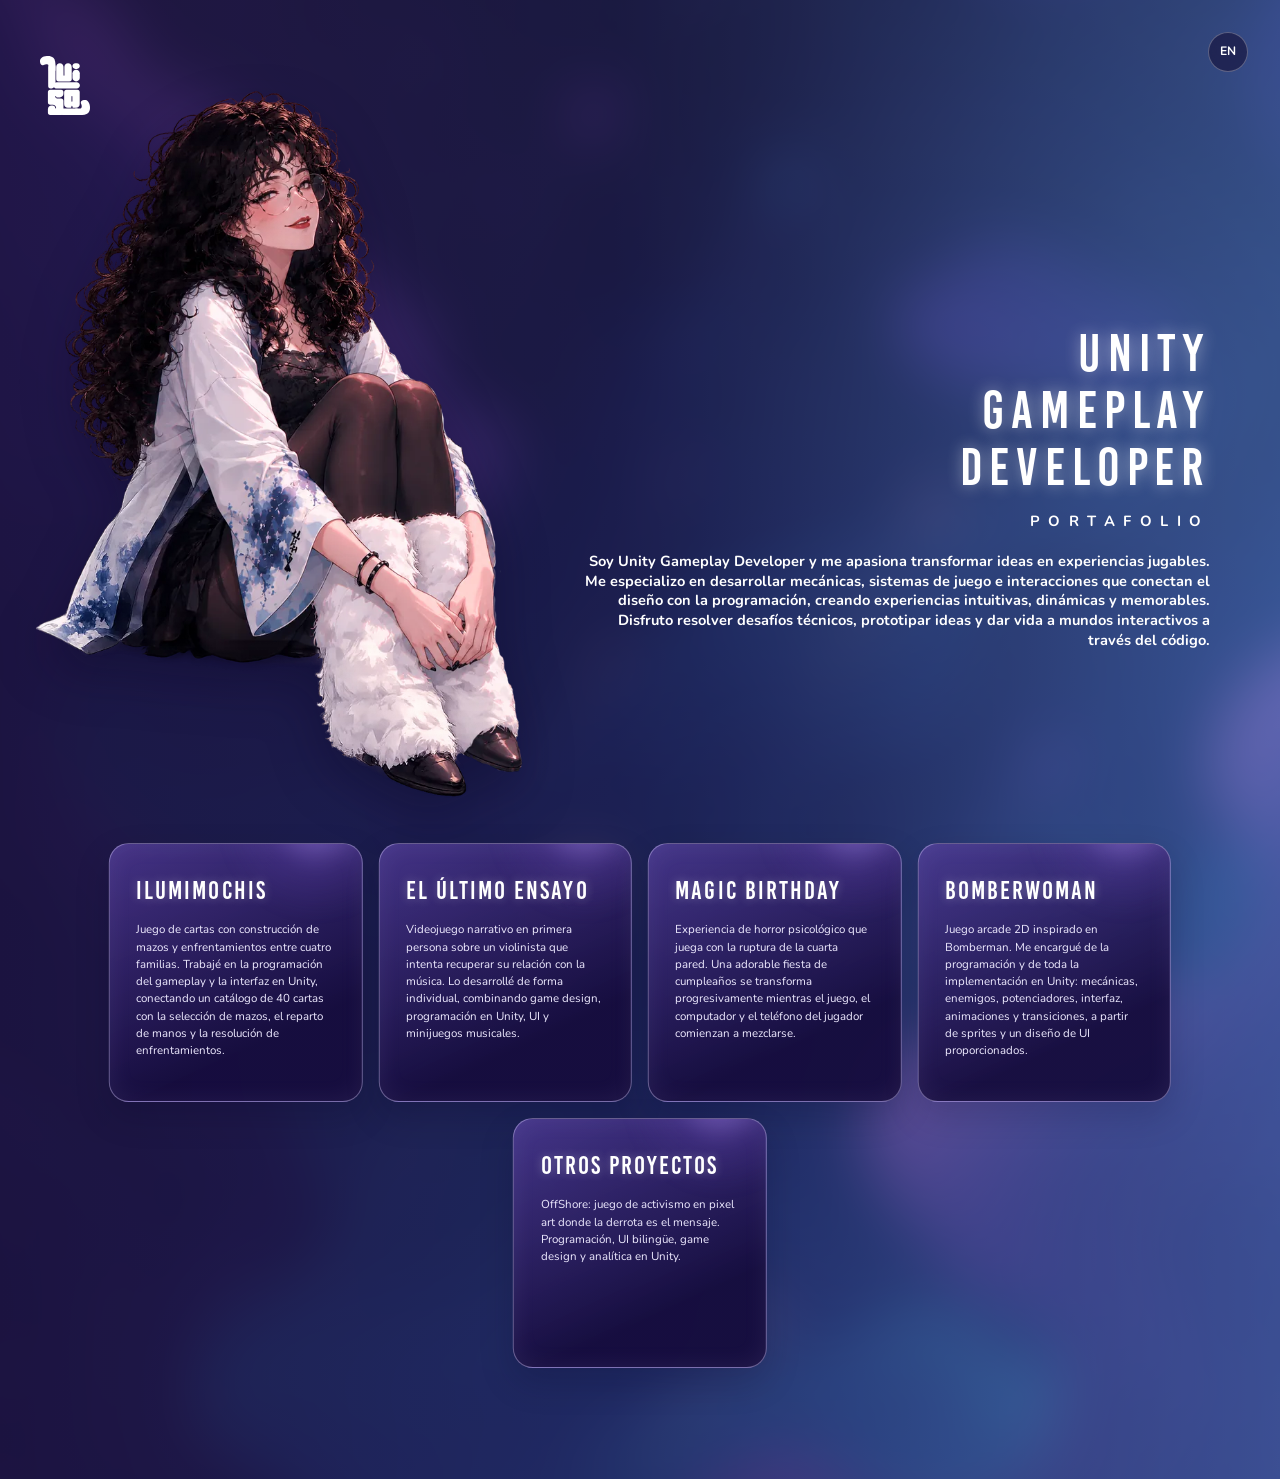
<file: portfolio.html>
<!doctype html>
<html lang="es">
<head>
  <meta charset="utf-8">
  <meta name="viewport" content="width=device-width,initial-scale=1">
  <meta name="theme-color" content="#171139">
  <title>Unity Gameplay Developer — Luisa Leaccott</title>
  <link rel="icon" href="Img/Logosvectores/LogoLuisa.svg">
  <link rel="stylesheet" href="css/styles.css">
  <link rel="stylesheet" href="css/ilumimochis.css">
  <link rel="stylesheet" href="css/magic-birthday.css">
  <link rel="stylesheet" href="css/video.css">
  <link rel="stylesheet" href="css/landing.css">
  <link rel="stylesheet" href="css/cases.css">
  <link rel="stylesheet" href="css/case-ultimo.css">
  <link rel="stylesheet" href="css/case-bomber.css">
  <link rel="stylesheet" href="css/case-hotel.css">
</head>
<body class="projects-page">
  <header class="projects-topbar" aria-label="Navegación del portafolio">
    <a class="projects-brand" href="index.html#portfolio" aria-label="Volver al portafolio principal">
      <img src="Img/Figma/Portafolio/logo-luisa.svg" alt="">
    </a>
    <button class="language projects-language" id="languageButton" type="button" aria-label="Change language">EN</button>
  </header>
  <main class="unity-portfolio">
    <div class="unity-portfolio__backdrop" aria-hidden="true"></div>
    <div class="landing-sparkles" aria-hidden="true"></div>
    <img class="unity-portfolio__portrait" src="Img/Figma/Portafolio/luisa-sentada-portafolio.webp" alt="Ilustración de Luisa Leaccott sentada">
    <section class="unity-portfolio__intro" aria-labelledby="projectsTitle">
      <h1 id="projectsTitle">Unity Gameplay Developer</h1>
      <p class="unity-portfolio__kicker" id="projectsKicker">Portafolio</p>
      <div class="unity-portfolio__description" id="projectsDescription"></div>
    </section>
    <nav class="project-grid" id="projectGrid" aria-label="Proyectos de Unity"></nav>
  </main>
  <section class="mochis-case" id="mochisCase" aria-hidden="true" aria-labelledby="mochisTitle">
    <div class="mochis-case__inner">
      <div class="mochis-particles" id="mochisParticles" aria-hidden="true"></div>

      <div class="mochis-stage" data-parallax-zone>
        <img class="mochis-stage__world parallax-layer" data-depth="0.08" src="Img/Portafolio/Ilumimochis/imgCarga.webp" alt="Paisaje fantástico de Ilumimochis">
        <img class="mochis-stage__mobile-world" src="Img/Portafolio/Ilumimochis/figcraft-mobile-landscape.webp" alt="Ilumimochis — Yogo Yogo">
        <div class="mochis-stage__glow" aria-hidden="true"></div>
        <img class="mochis-stage__brand" src="Img/Portafolio/Ilumimochis/imgFondo.svg" alt="Yogo Yogo">
        <img class="mochis-stage__creature mochis-stage__creature--three" src="Img/Portafolio/Ilumimochis/imgRectangle16.webp" alt="Mochi dragón">
        <img class="mochis-stage__logo parallax-layer" data-depth="0.2" src="Img/Portafolio/Ilumimochis/imgIlumimochisAsset40000.webp" alt="Ilumimochis">
        <img class="mochis-stage__creature mochis-stage__creature--one parallax-layer" data-depth="0.3" src="Img/Portafolio/Ilumimochis/imgRectangle74.webp" alt="Mochi caracol">
        <img class="mochis-stage__creature mochis-stage__creature--two parallax-layer" data-depth="0.24" src="Img/Portafolio/Ilumimochis/imgRectangle78.webp" alt="Mochi pegaso">
        <button class="mochis-case__close" id="mochisClose" type="button" aria-label="Cerrar caso de estudio">×</button>
      </div>

      <article class="mochis-overview mochis-reveal">
        <div class="mochis-overview__copy">
          <p class="mochis-kicker" data-mochis="type">Unity · C# · Game Development · Game Design</p>
          <h2 id="mochisTitle">Ilumimochis</h2>
          <p data-mochis="summary">Juego digital de cartas desarrollado como parte de una campaña de Yogo Yogo, inspirado en sus personajes y colección de cartas. Combina enfrentamientos accesibles con construcción de mazos y gestión estratégica de recursos.</p>
          <p class="mochis-meta" data-mochis="meta">2025 · Dardranight Studios<br>Estado: finalizado y publicado</p>
        </div>
        <div class="mochis-video"><div class="vplayer" data-video="mochis-trailer" data-title="Ilumimochis"></div></div>
      </article>

      <article class="mochis-role mochis-reveal">
        <div class="mochis-role__copy">
          <p class="mochis-kicker" data-mochis="roleKicker">Mi rol</p>
          <h2 data-mochis="roleTitle">Unity Developer — Frontend &amp; Game Designer</h2>
          <p data-mochis="roleText">En Ilumimochis fui responsable del desarrollo frontend del videojuego en Unity y del diseño de uno de sus modos de juego. Mi trabajo abarcó sistemas de gameplay, navegación, personalización y progresión, además del montaje de interfaz y la configuración de recursos visuales.</p>
        </div>
        <img class="mochis-role__portrait" src="Img/Portafolio/Ilumimochis/imgImage153.webp" alt="Luisa acompañada por los personajes de Ilumimochis">
      </article>

      <article class="mochis-responsibilities mochis-reveal" id="mochisResponsibilityPanel" role="tabpanel" aria-labelledby="mochisTab0">
        <div class="mochis-responsibilities__copy" aria-live="polite" aria-atomic="true">
          <p class="mochis-kicker" data-mochis="responsibilityKicker">Mis responsabilidades</p>
          <h2 data-mochis="responsibilityTitle">Diseño e implementación de gameplay</h2>
          <ul id="mochisResponsibilityText"></ul>
          <div id="mochisResponsibilityProse" hidden></div>
        </div>
        <div class="mochis-feature"><div class="vplayer" id="mochisFeatureVideo" data-video=""></div></div>
      </article>

      <div class="mochis-cards mochis-reveal" role="tablist" aria-label="Mis responsabilidades" id="mochisTabs">
        <button class="mochis-card mochis-card--one" id="mochisTab0" role="tab" aria-controls="mochisResponsibilityPanel" aria-selected="true" data-responsibility="0"><img src="Img/Portafolio/Ilumimochis/card-mochi.webp" alt=""><span>Gameplay</span></button>
        <button class="mochis-card mochis-card--two" id="mochisTab1" role="tab" aria-controls="mochisResponsibilityPanel" aria-selected="false" tabindex="-1" data-responsibility="1"><img src="Img/Portafolio/Ilumimochis/card-chubmarinos.webp" alt=""><span>Interfaz</span></button>
        <button class="mochis-card mochis-card--three" id="mochisTab2" role="tab" aria-controls="mochisResponsibilityPanel" aria-selected="false" tabindex="-1" data-responsibility="2"><img src="Img/Portafolio/Ilumimochis/card-urbonubosos.webp" alt=""><span>Sistemas</span></button>
        <button class="mochis-card mochis-card--four" id="mochisTab3" role="tab" aria-controls="mochisResponsibilityPanel" aria-selected="false" tabindex="-1" data-responsibility="3"><img src="Img/Portafolio/Ilumimochis/card-yogocosmicos.webp" alt=""><span>Recursos visuales</span></button>
      </div>

      <section class="mochis-gallery mochis-reveal" aria-labelledby="mochisGalleryTitle">
        <header class="mochis-gallery__head">
          <p class="mochis-kicker" id="mochisGalleryTitle" data-mochis="galleryKicker">Gameplay</p>
          <h2 data-mochis="galleryTitle">Recorrido por el juego</h2>
        </header>
        <div class="mochis-gallery__main"><div class="vplayer" id="mochisGalleryPlayer" data-video="mochis-gameplay-general"></div></div>
        <div class="mochis-gallery__thumbs" id="mochisGalleryThumbs" role="tablist" aria-label="Videos de Ilumimochis"></div>
      </section>
    </div>
  </section>
  <section class="magic-case" id="magicCase" aria-hidden="true" aria-labelledby="magicTitle" inert>
    <div class="magic-case__inner">
      <div class="magic-stage">
        <img class="magic-stage__scene" src="Img/Portafolio/MagicBirthday/birthday-scene.webp" alt="Escenario teatral de Magic Birthday">
        <img class="magic-stage__mobile-scene" src="Img/Portafolio/MagicBirthday/birthday-mobile-scene.webp" alt="">
        <img class="magic-stage__paper" src="Img/Portafolio/MagicBirthday/paper-divider.webp" alt="">
        <button class="magic-close" type="button" id="magicClose" aria-label="Cerrar Magic Birthday">×</button>
        <div class="magic-balloons" aria-hidden="true">
          <img src="Img/Portafolio/MagicBirthday/balloon-star.webp" alt="">
          <img src="Img/Portafolio/MagicBirthday/balloon-square.webp" alt="">
          <img src="Img/Portafolio/MagicBirthday/balloon-triangle.webp" alt="">
          <img src="Img/Portafolio/MagicBirthday/balloon-circle.webp" alt="">
        </div>
        <img class="magic-stage__logo" src="Img/Portafolio/MagicBirthday/birthday-logo.webp" alt="Happy Birthday">
      </div>
      <article class="magic-overview magic-width">
        <div>
          <h2 id="magicTitle">Magic Birthday</h2>
          <p class="magic-eyebrow" data-magic="1730"></p>
          <p class="magic-tagline" data-magic="1731"></p>
          <p data-magic="1732"></p>
          <p class="magic-meta" data-magic="1733"></p>
        </div>
        <div class="magic-video"><div class="vplayer" data-video="magic-trailer" data-title="Magic Birthday"></div></div>
      </article>
      <article class="magic-project">
        <div class="magic-theatre" aria-hidden="true">
          <img class="magic-theatre__wall" src="Img/Portafolio/MagicBirthday/theatre-wall.webp" alt="" loading="lazy">
          <img class="magic-theatre__floor" src="Img/Portafolio/MagicBirthday/theatre-floor.webp" alt="" loading="lazy">
          <img class="magic-theatre__curtain magic-theatre__curtain--left" src="Img/Portafolio/MagicBirthday/curtain-left.webp" alt="" loading="lazy">
          <img class="magic-theatre__curtain magic-theatre__curtain--right" src="Img/Portafolio/MagicBirthday/curtain-right.webp" alt="" loading="lazy">
          <div class="magic-theatre__valance">
            <img src="Img/Portafolio/MagicBirthday/valance-1.webp" alt="" loading="lazy"><img src="Img/Portafolio/MagicBirthday/valance-2.webp" alt="" loading="lazy"><img src="Img/Portafolio/MagicBirthday/valance-3.webp" alt="" loading="lazy"><img src="Img/Portafolio/MagicBirthday/valance-5.webp" alt="" loading="lazy"><img src="Img/Portafolio/MagicBirthday/valance-4.webp" alt="" loading="lazy"><img src="Img/Portafolio/MagicBirthday/valance-6.webp" alt="" loading="lazy">
          </div>
        </div>
        <div class="magic-project__copy magic-width"><h2 data-magic="1781"></h2><div data-magic="1782"></div></div>
        <div class="magic-creepy" aria-hidden="true">
          <img src="Img/Portafolio/MagicBirthday/creepy-3.webp" alt="" loading="lazy"><img src="Img/Portafolio/MagicBirthday/creepy-2.webp" alt="" loading="lazy"><img src="Img/Portafolio/MagicBirthday/creepy-1.webp" alt="" loading="lazy"><img src="Img/Portafolio/MagicBirthday/creepy-4.webp" alt="" loading="lazy">
        </div>
      </article>
      <article class="magic-role magic-width">
        <div class="magic-role__copy"><h2 data-magic="1735"></h2><p class="magic-eyebrow" data-magic="1736"></p><div data-magic="1737"></div></div>
        <img class="magic-role__portrait" src="Img/Portafolio/MagicBirthday/luisa-magic.webp" alt="Ilustración de Luisa para Magic Birthday" loading="lazy">
      </article>
      <div class="magic-paper-boundary" aria-hidden="true"><img src="Img/Portafolio/MagicBirthday/paper-divider.webp" alt=""></div>
      <section class="magic-kitchen" aria-label="Detalles del proyecto Magic Birthday">
        <p class="magic-kitchen__ribbon" data-magic="1802"></p>
        <div class="magic-kitchen__content magic-width" id="magicIngredientPanel" role="tabpanel" aria-labelledby="magicIngredient0">
          <p class="magic-mobile-intro" id="magicMobileIntro" hidden></p>
          <div class="magic-mobile-selector" id="magicMobileSelector" hidden>
            <button type="button" id="magicPrevious" aria-label="Anterior">←</button>
            <div><img id="magicMobileIcon" alt=""><span id="magicMobileLabel"></span></div>
            <button type="button" id="magicNext" aria-label="Siguiente">→</button>
          </div>
          <h2 id="magicDetailHeading"></h2>
          <div id="magicResponsibilityView">
            <div class="magic-icon-tabs" id="magicResponsibilityTabs" role="tablist" aria-label="Áreas de responsabilidad"></div>
            <div id="magicResponsibilityPanel" role="tabpanel" tabindex="0"><ul id="magicResponsibilityList"></ul></div>
          </div>
          <div id="magicDevicesView" hidden>
            <div class="magic-device-icons" aria-hidden="true"><img src="Img/Portafolio/MagicBirthday/icon-experience.svg?v=20261019" alt=""><img src="Img/Portafolio/MagicBirthday/icon-phone.svg?v=20261019" alt=""><img src="Img/Portafolio/MagicBirthday/icon-network.svg?v=20261019" alt=""></div>
            <div class="magic-device-layout"><div class="magic-device-copy"><div class="magic-connection-steps" id="magicConnectionSteps"></div><div id="magicDeviceBody"></div></div><div class="magic-video magic-video--phone"><div class="vplayer vplayer--phone" data-video="magic-dos-dispositivos"></div></div></div>
          </div>
          <div id="magicFourthWallView" hidden>
            <p data-magic="1962"></p>
            <div class="magic-icon-tabs magic-icon-tabs--four" id="magicMechanicTabs" role="tablist" aria-label="Sistemas de ruptura de la cuarta pared"></div>
            <div id="magicMechanicPanel" role="tabpanel"><div><h3 id="magicMechanicHeading"></h3><p id="magicMechanicDescription"></p></div><div class="magic-video"><div class="vplayer" id="magicMechanicVideo" data-video="magic-eventos-dinamicos"></div></div></div>
          </div>
          <div id="magicGameView" hidden><div class="magic-video"><div class="vplayer" data-video="magic-gameplay-general" data-title="Magic Birthday — gameplay"></div></div></div>
        </div>
        <div class="magic-ingredients magic-width" id="magicIngredients" role="tablist" aria-label="Explorar Magic Birthday"></div>
        <p class="magic-ingredient-status" id="magicIngredientStatus" aria-live="polite" aria-atomic="true"></p>
      </section>
      <section class="magic-gallery" aria-label="Galería de Magic Birthday"><div class="photo-gallery" data-gallery="magic"></div></section>
      <button class="magic-return" type="button" id="magicReturn" data-magic="1790"></button>
    </div>
  </section>

  <section class="case ue-case" id="ultimoCase" data-case="ultimo-ensayo" aria-hidden="true" aria-labelledby="ueTitle" inert>
    <div class="case__inner">
      <img class="ue-divider" src="assets/ultimo/divider.webp" alt="" aria-hidden="true">
      <div class="ue-hero">
        <img class="ue-hero__scene" src="assets/ultimo/hero.webp" alt="Mateo, el violinista protagonista de El último ensayo" loading="lazy">
        <img class="ue-hero__logo" src="assets/ultimo/logo.webp" alt="El último ensayo" loading="lazy">
        <span class="ue-dust" aria-hidden="true"></span>
        <button class="case-close" type="button" data-case-close data-k="common.close" data-attr="aria-label">×</button>
      </div>
      <article class="ue-info case-reveal">
        <div class="ue-info__copy">
          <h2 id="ueTitle" data-k="ultimo.title"></h2>
          <p class="case-eyebrow" data-k="ultimo.stack"></p>
          <p class="case-tagline" data-k="ultimo.tagline"></p>
          <div class="case-body" data-k="ultimo.body"></div>
          <p class="case-meta" data-k="ultimo.meta"></p>
          <div class="ue-stores" id="ueStores"></div>
        </div>
        <div class="vplayer" data-video="ultimo-trailer" data-title="El último ensayo"></div>
      </article>
      <article class="ue-role case-reveal">
        <div class="ue-role__copy">
          <h2 data-k="ultimo.roleKicker"></h2>
          <p class="case-eyebrow" data-k="ultimo.roleTitle"></p>
          <div class="case-body" data-k="ultimo.roleBody"></div>
        </div>
        <img class="ue-role__portrait" src="assets/ultimo/luisa-violin.webp" alt="Ilustración de Luisa tocando el violín" loading="lazy">
      </article>
      <section class="ue-resp" aria-labelledby="ueRespTitle">
        <h2 id="ueRespTitle" class="case-reveal" data-k="ultimo.respTitle"></h2>
        <div class="ue-book case-reveal" id="ueBook">
          <div class="ue-book__tabs" role="tablist" id="ueBookTabs"></div>
          <div class="ue-book__spread" id="ueBookSpread" aria-live="polite">
            <div class="ue-page ue-page--left" id="ueLeft"></div>
            <div class="ue-page ue-page--right" id="ueRight"></div>
            <span class="ue-leaf" aria-hidden="true"></span>
          </div>
          <div class="ue-book__nav">
            <button type="button" id="uePrev" data-k="common.prev" data-attr="aria-label">←</button>
            <span id="uePageNumber"></span>
            <button type="button" id="ueNext" data-k="common.next" data-attr="aria-label">→</button>
          </div>
        </div>
        <p class="ue-credit case-reveal" data-k="ultimo.credit"></p>
      </section>
      <section class="ue-final case-final" aria-labelledby="ueFinalTitle">
        <h2 id="ueFinalTitle" data-k="ultimo.finalTitle"></h2>
        <div class="vplayer" data-video="ultimo-gameplay" data-title="El último ensayo — gameplay"></div>
      </section>
      <button class="case-return" type="button" data-case-close><span data-k="common.back"></span> <b aria-hidden="true">↑</b></button>
    </div>
  </section>

  <section class="case bw-case" id="bomberCase" data-case="bomberman" aria-hidden="true" aria-labelledby="bwTitle" inert>
    <div class="case__inner">
      <div class="bw-hero">
        <img class="bw-hero__explosion" src="assets/bomber/explosion.webp" alt="" aria-hidden="true" loading="lazy">
        <div class="bw-hero__map" id="bwHeroMap" aria-hidden="true"></div>
        <img class="bw-hero__title" src="assets/bomber/title.webp" alt="BomberWoman" loading="lazy">
        <button class="case-close" type="button" data-case-close data-k="common.close" data-attr="aria-label">×</button>
      </div>
      <article class="bw-info case-reveal">
        <div class="bw-info__copy">
          <h2 id="bwTitle" data-k="bomber.title"></h2>
          <p class="case-eyebrow" data-k="bomber.stack"></p>
          <p class="case-tagline" data-k="bomber.tech"></p>
          <div class="case-body" data-k="bomber.body"></div>
          <p class="case-meta" data-k="bomber.meta"></p>
        </div>
        <div class="vplayer" data-video="bomber-trailer" data-title="BomberWoman"></div>
      </article>
      <article class="bw-role" id="bwRole">
        <img class="bw-role__portrait case-reveal" src="assets/bomber/luisa-confetti.webp" alt="Ilustración de Luisa con confeti y una bomba" loading="lazy">
        <div class="bw-role__copy case-reveal">
          <h2 data-k="bomber.roleKicker"></h2>
          <p class="case-eyebrow" data-k="bomber.roleTitle"></p>
          <div class="case-body" data-k="bomber.roleBody"></div>
          <p class="bw-hint" data-k="bomber.roleHint"></p>
        </div>
        <div class="bw-heads" id="bwHeads"></div>
      </article>
      <section class="bw-map-section" aria-labelledby="bwMapTitle">
        <header class="bw-map-head case-reveal">
          <h2 id="bwMapTitle" data-k="bomber.mapTitle"></h2>
          <p data-k="bomber.mapHint"></p>
        </header>
        <div class="bw-map" id="bwMap" role="group" aria-labelledby="bwMapTitle"></div>
        <div class="bw-panel" id="bwPanel" hidden>
          <div class="bw-panel__card" role="dialog" aria-modal="true" aria-labelledby="bwPanelTitle">
            <button class="bw-panel__home" type="button" id="bwPanelHome" data-k="common.home" data-attr="aria-label"><svg viewBox="0 0 24 24" aria-hidden="true"><path d="M12 3 2 11.5h3V21h5.5v-6h3v6H19v-9.5h3z"/></svg></button>
            <h3 data-k="bomber.mapTitle"></h3>
            <p class="bw-panel__kicker" data-k="bomber.panelKicker"></p>
            <p class="bw-panel__text" id="bwPanelText"><b id="bwPanelTitle"></b> <span id="bwPanelBody"></span></p>
            <div class="vplayer" id="bwPanelVideo" data-video=""></div>
          </div>
        </div>
      </section>
      <section class="bw-final case-final" aria-labelledby="bwFinalTitle">
        <h2 id="bwFinalTitle" data-k="bomber.finalTitle"></h2>
        <div class="vplayer" data-video="bomber-gameplay" data-title="BomberWoman — gameplay"></div>
      </section>
      <button class="case-return" type="button" data-case-close><span data-k="common.back"></span> <b aria-hidden="true">↑</b></button>
    </div>
  </section>

  <section class="case ot-case" id="otrosCase" data-case="otros" aria-hidden="true" aria-labelledby="otTitle" inert>
    <div class="case__inner">
      <header class="ot-head">
        <h2 id="otTitle" data-k="otros.title"></h2>
        <p class="case-tagline" data-k="otros.intro"></p>
        <button class="case-close" type="button" data-case-close data-k="common.close" data-attr="aria-label">×</button>
      </header>
      <div id="otItems"></div>
      <button class="case-return" type="button" data-case-close><span data-k="common.back"></span> <b aria-hidden="true">↑</b></button>
    </div>
  </section>

  <section class="case ht-case" id="hotelCase" data-case="hotel" aria-hidden="true" aria-labelledby="htTitle" inert>
    <div class="case__inner">
      <button class="case-close" type="button" data-case-close data-k="common.close" data-attr="aria-label">×</button>
      <div id="hotelBody"></div>
      <button class="case-return" type="button" data-case-close><span data-k="common.back"></span> <b aria-hidden="true">↑</b></button>
    </div>
  </section>
  <script src="js/content.js"></script>
  <script src="js/video.js"></script>
  <script src="js/projects.js"></script>
  <script src="data/magic-content.js"></script>
  <script src="js/magic-birthday.js"></script>
  <script src="js/cases-content.js"></script>
  <script src="js/cases.js"></script>
  <script src="js/gallery.js"></script>
  <script src="js/hotel-content.js"></script>
  <script src="js/hotel.js"></script>
  <script src="js/landing.js"></script>
</body>
</html>
</file>
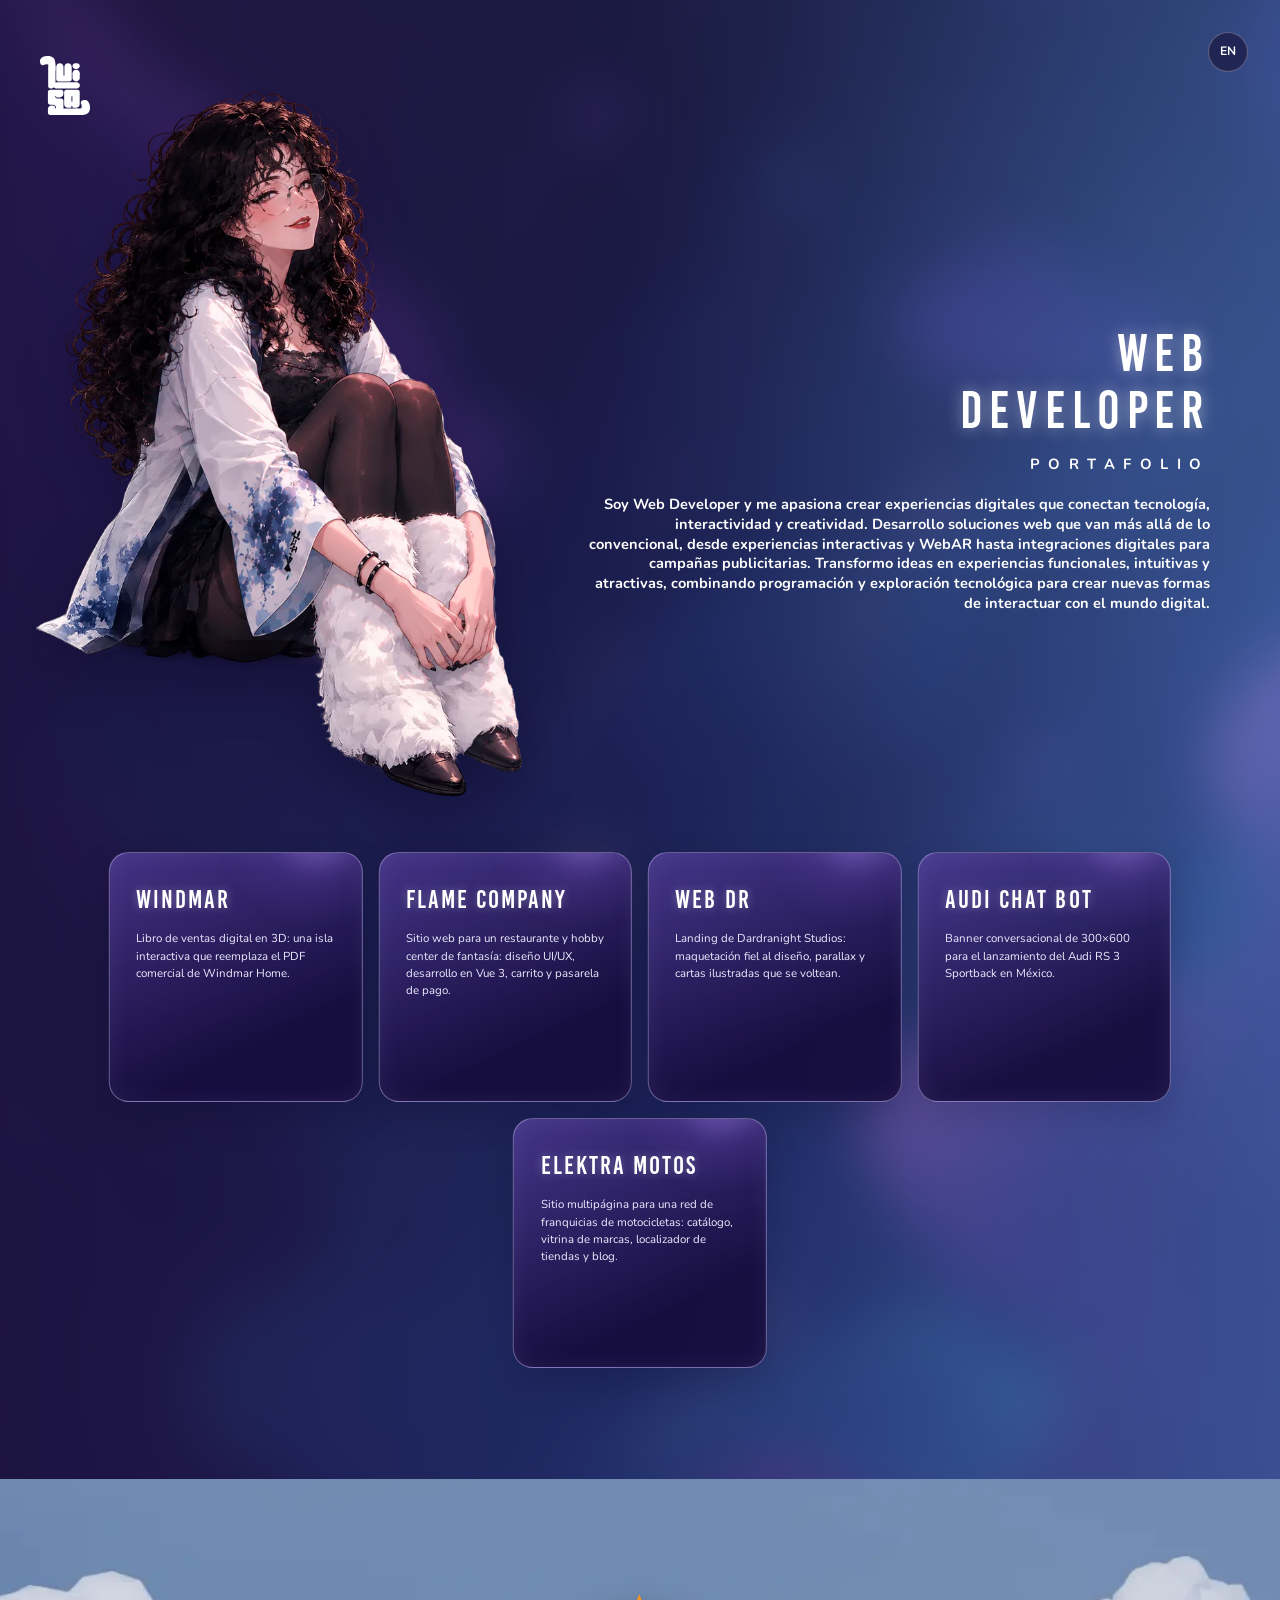
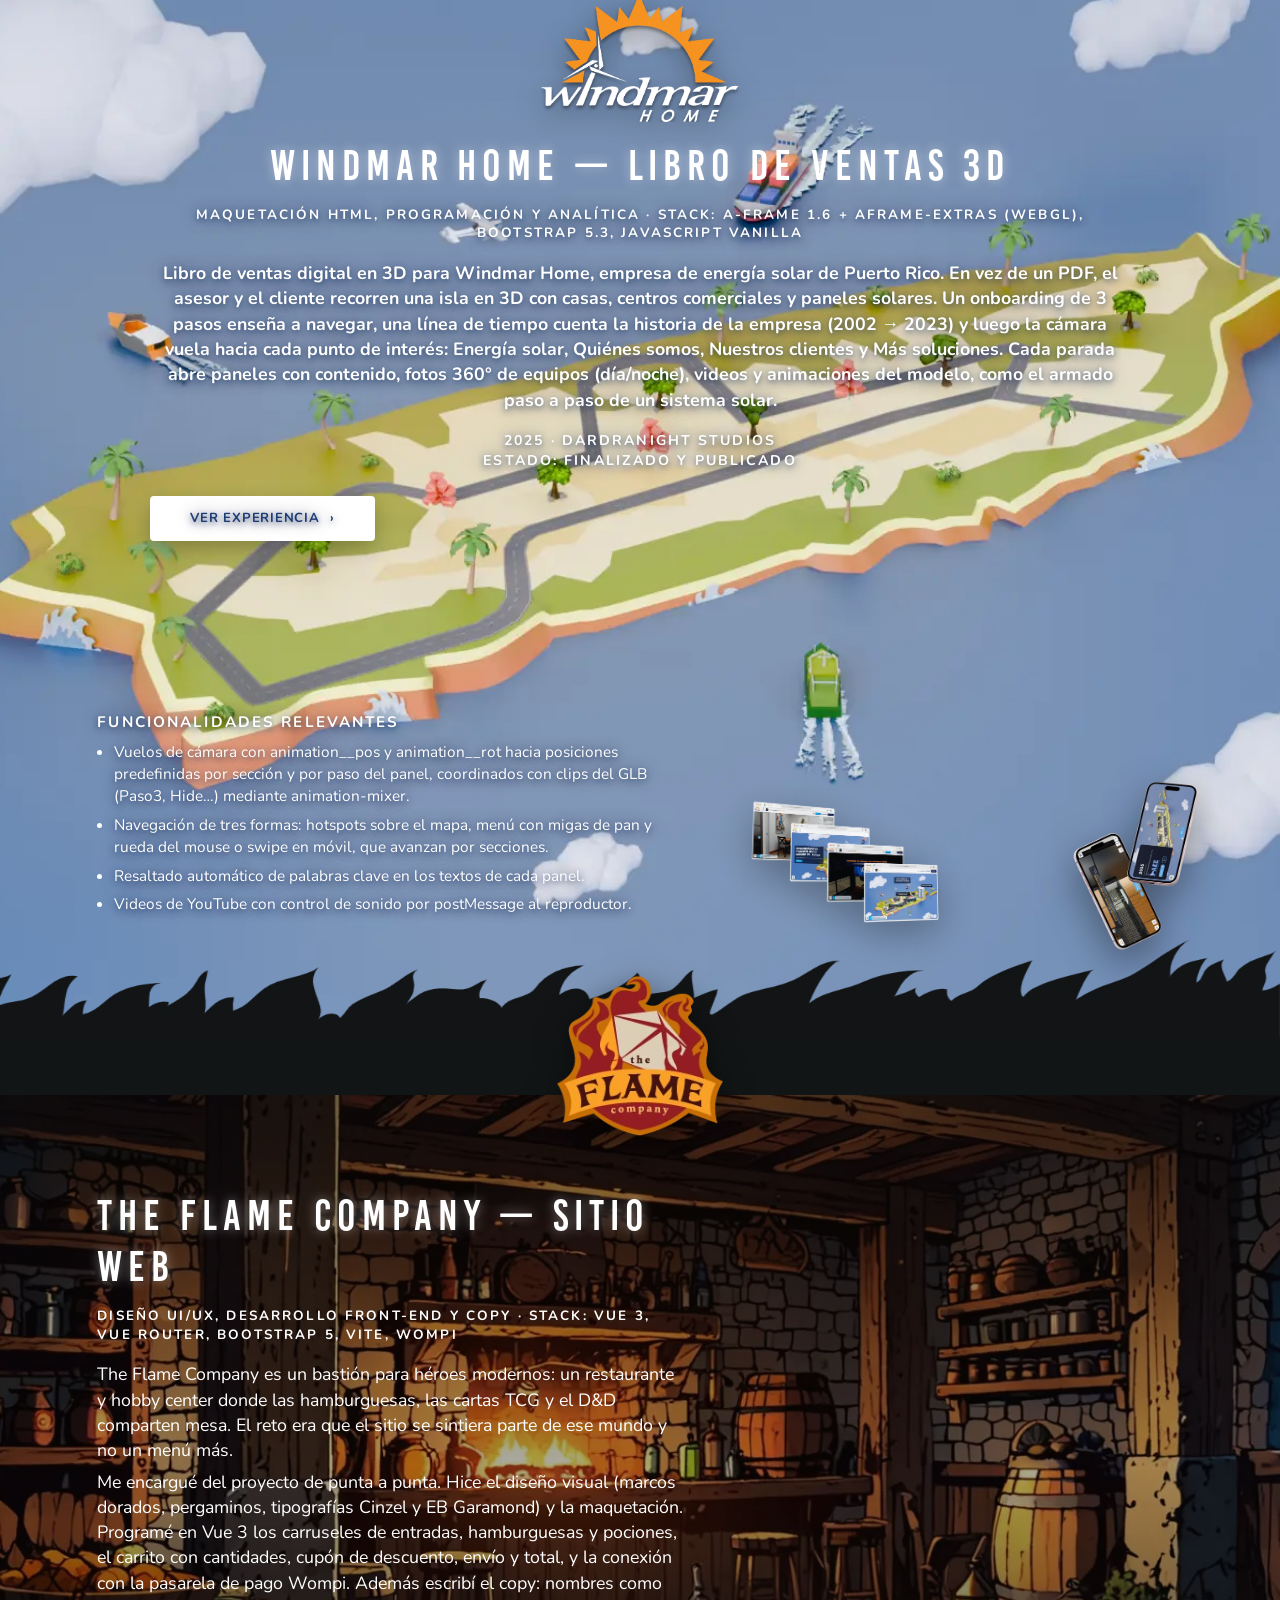
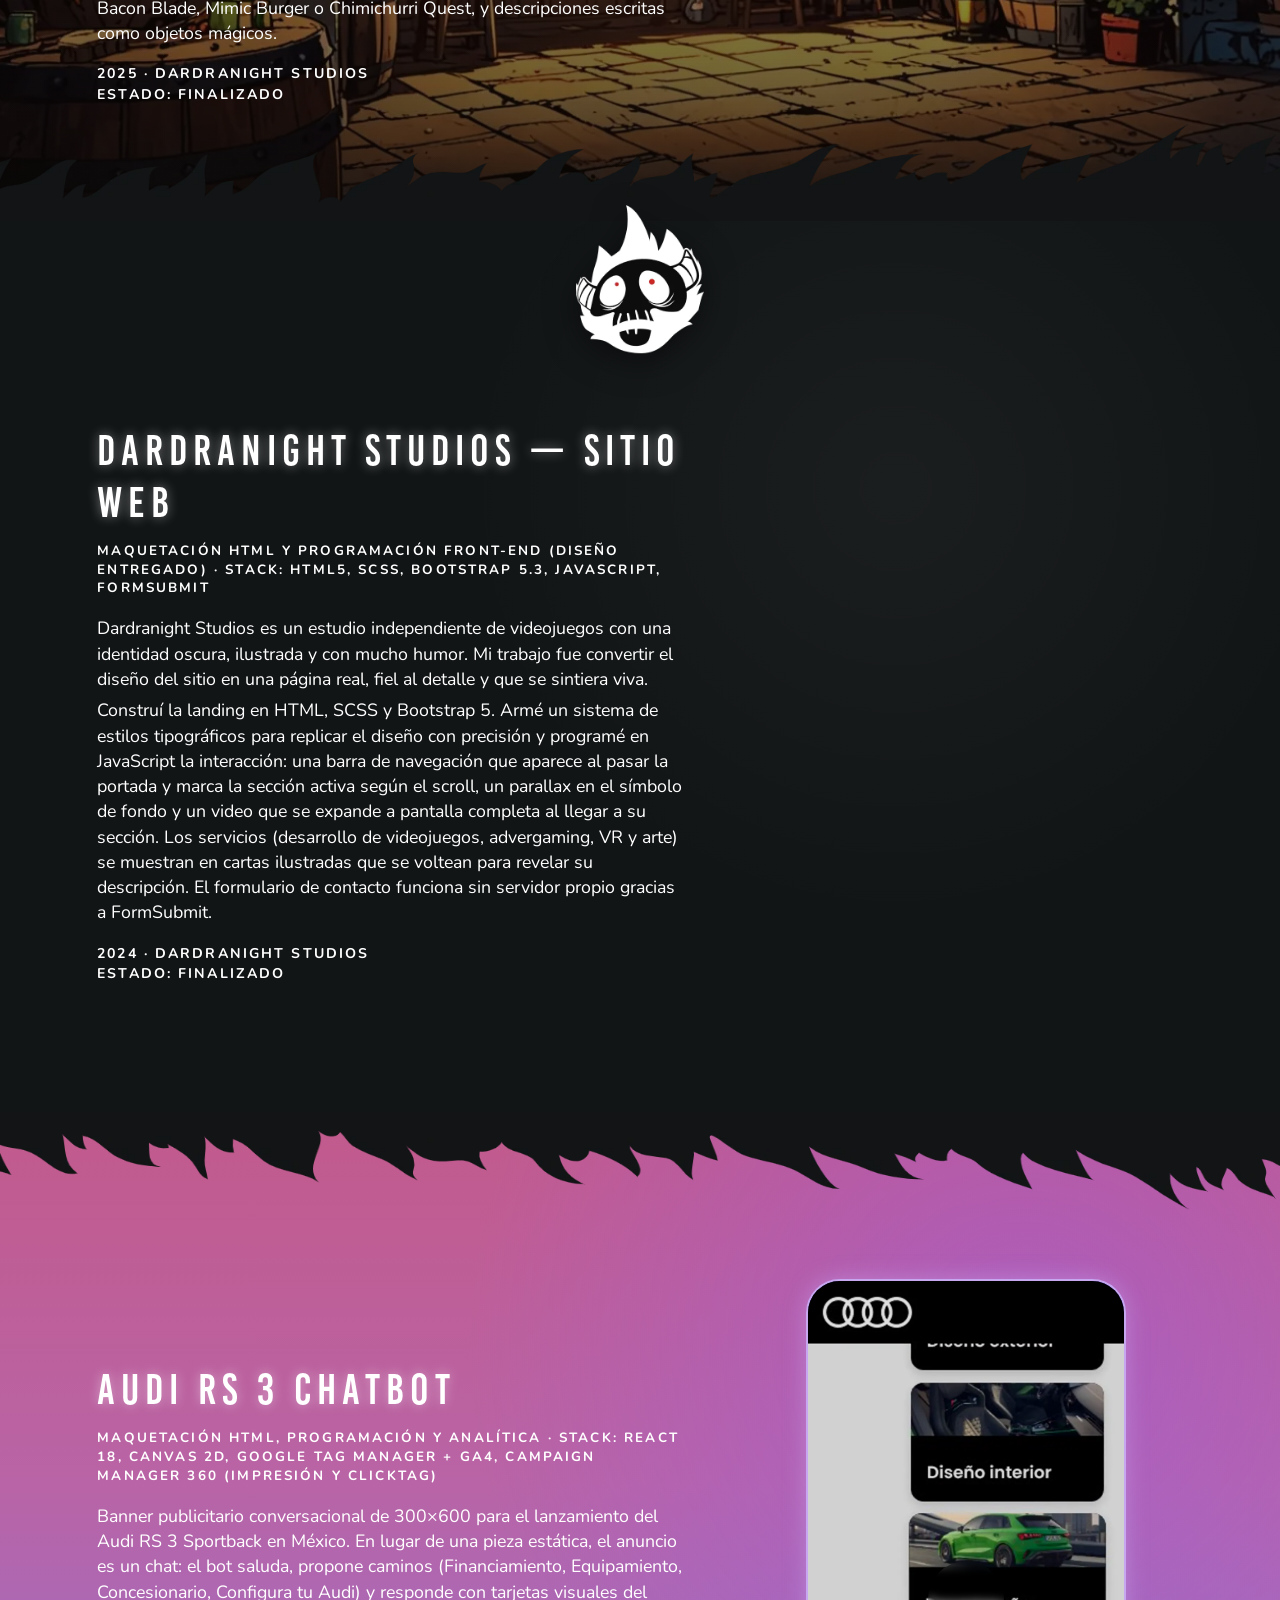
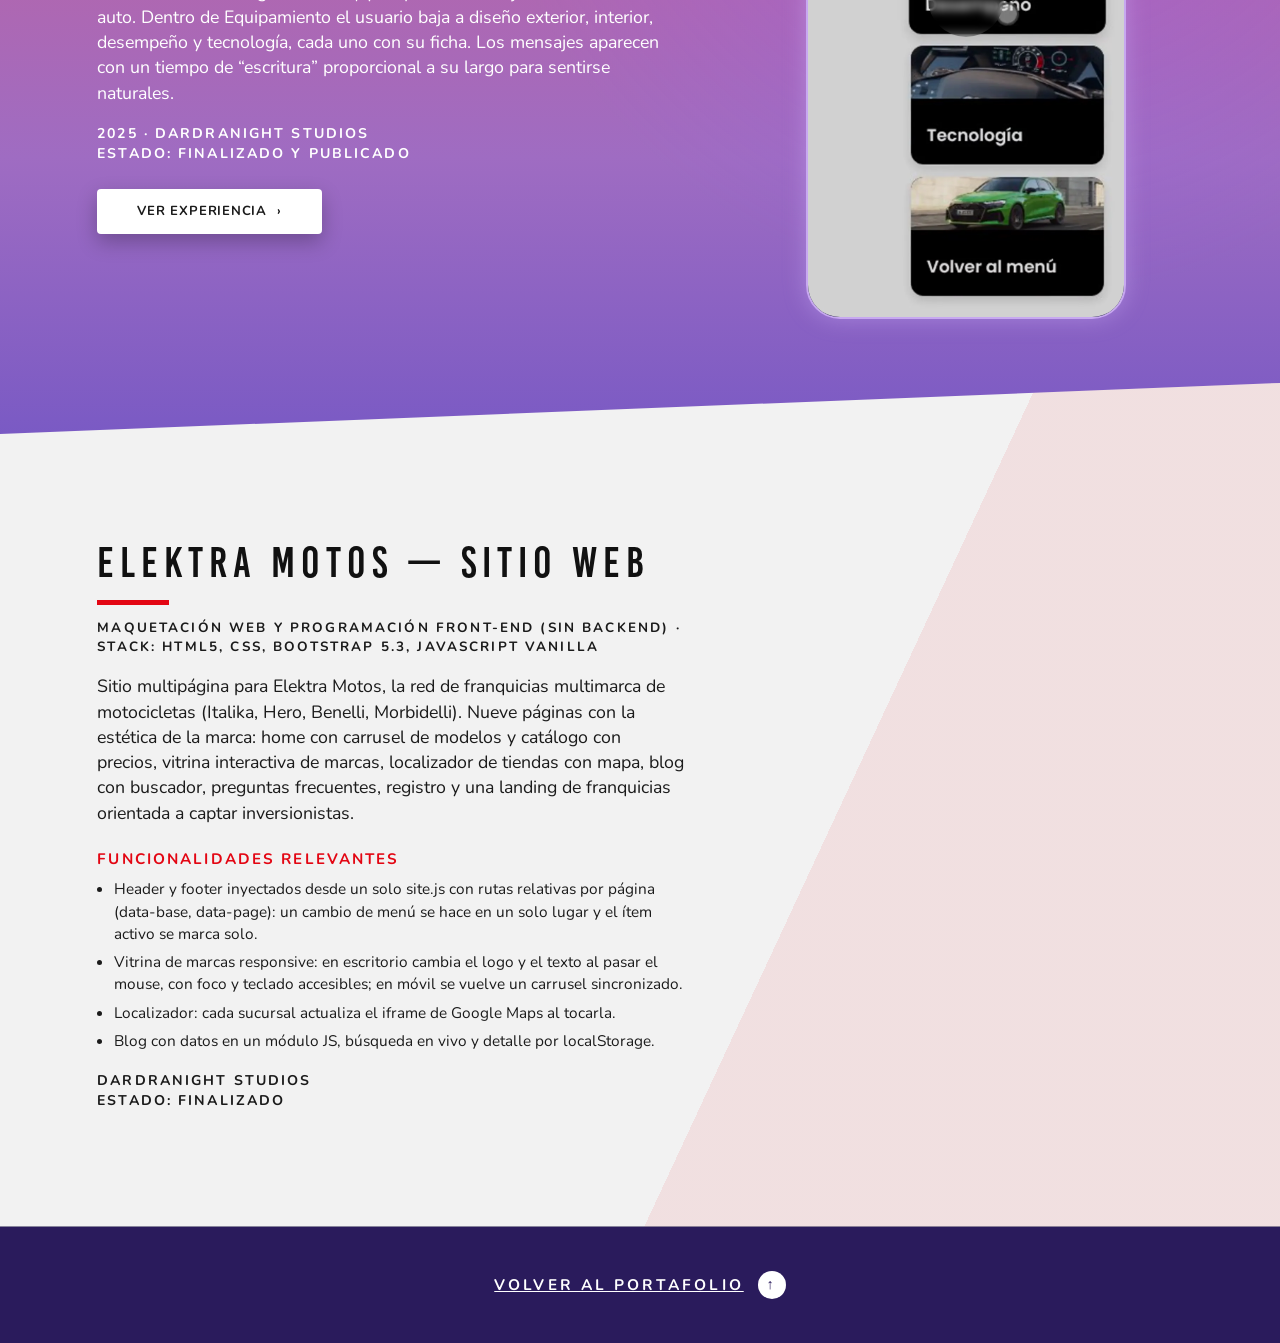
<file: web.html>
<!doctype html>
<html lang="es">
<head>
  <meta charset="utf-8">
  <meta name="viewport" content="width=device-width,initial-scale=1">
  <meta name="theme-color" content="#171139">
  <meta name="description" content="Portafolio Web Developer de Luisa Leaccott.">
  <title>Web Developer — Luisa Leaccott</title>
  <link rel="icon" href="Img/Logosvectores/LogoLuisa.svg">
  <link rel="stylesheet" href="css/styles.css">
  <link rel="stylesheet" href="css/video.css">
  <link rel="stylesheet" href="css/landing.css">
  <link rel="stylesheet" href="css/case-ultimo.css">
  <link rel="stylesheet" href="css/showcase.css">
</head>
<body class="projects-page showcase-page" data-showcase="web">
  <header class="projects-topbar" aria-label="Navegación del portafolio">
    <a class="projects-brand" href="index.html#portfolio" aria-label="Volver al portafolio principal"><img src="Img/Figma/Portafolio/logo-luisa.svg" alt=""></a>
    <button class="language projects-language" id="languageButton" type="button">EN</button>
  </header>
  <main>
    <section class="unity-portfolio" aria-labelledby="projectsTitle">
      <div class="unity-portfolio__backdrop" aria-hidden="true"></div>
      <div class="landing-sparkles" aria-hidden="true"></div>
      <img class="unity-portfolio__portrait" src="Img/Figma/Portafolio/luisa-sentada-portafolio.webp" alt="Ilustración de Luisa Leaccott sentada">
      <div class="unity-portfolio__intro">
        <h1 id="projectsTitle">Web Developer</h1>
        <p class="unity-portfolio__kicker" id="projectsKicker">Portafolio</p>
        <div class="unity-portfolio__description" id="projectsDescription"></div>
      </div>
      <nav class="project-grid" id="projectGrid" aria-label="Proyectos"></nav>
    </section>
    <div id="showcaseSections"></div>
    <a class="case-return" id="backLink" href="index.html#portfolio"><span>Volver al portafolio</span> <b aria-hidden="true">↑</b></a>
  </main>
  <script src="js/video.js"></script>
  <script src="js/showcase-content.js"></script>
  <script src="js/showcase.js"></script>
  <script src="js/landing.js"></script>
</body>
</html>
</file>
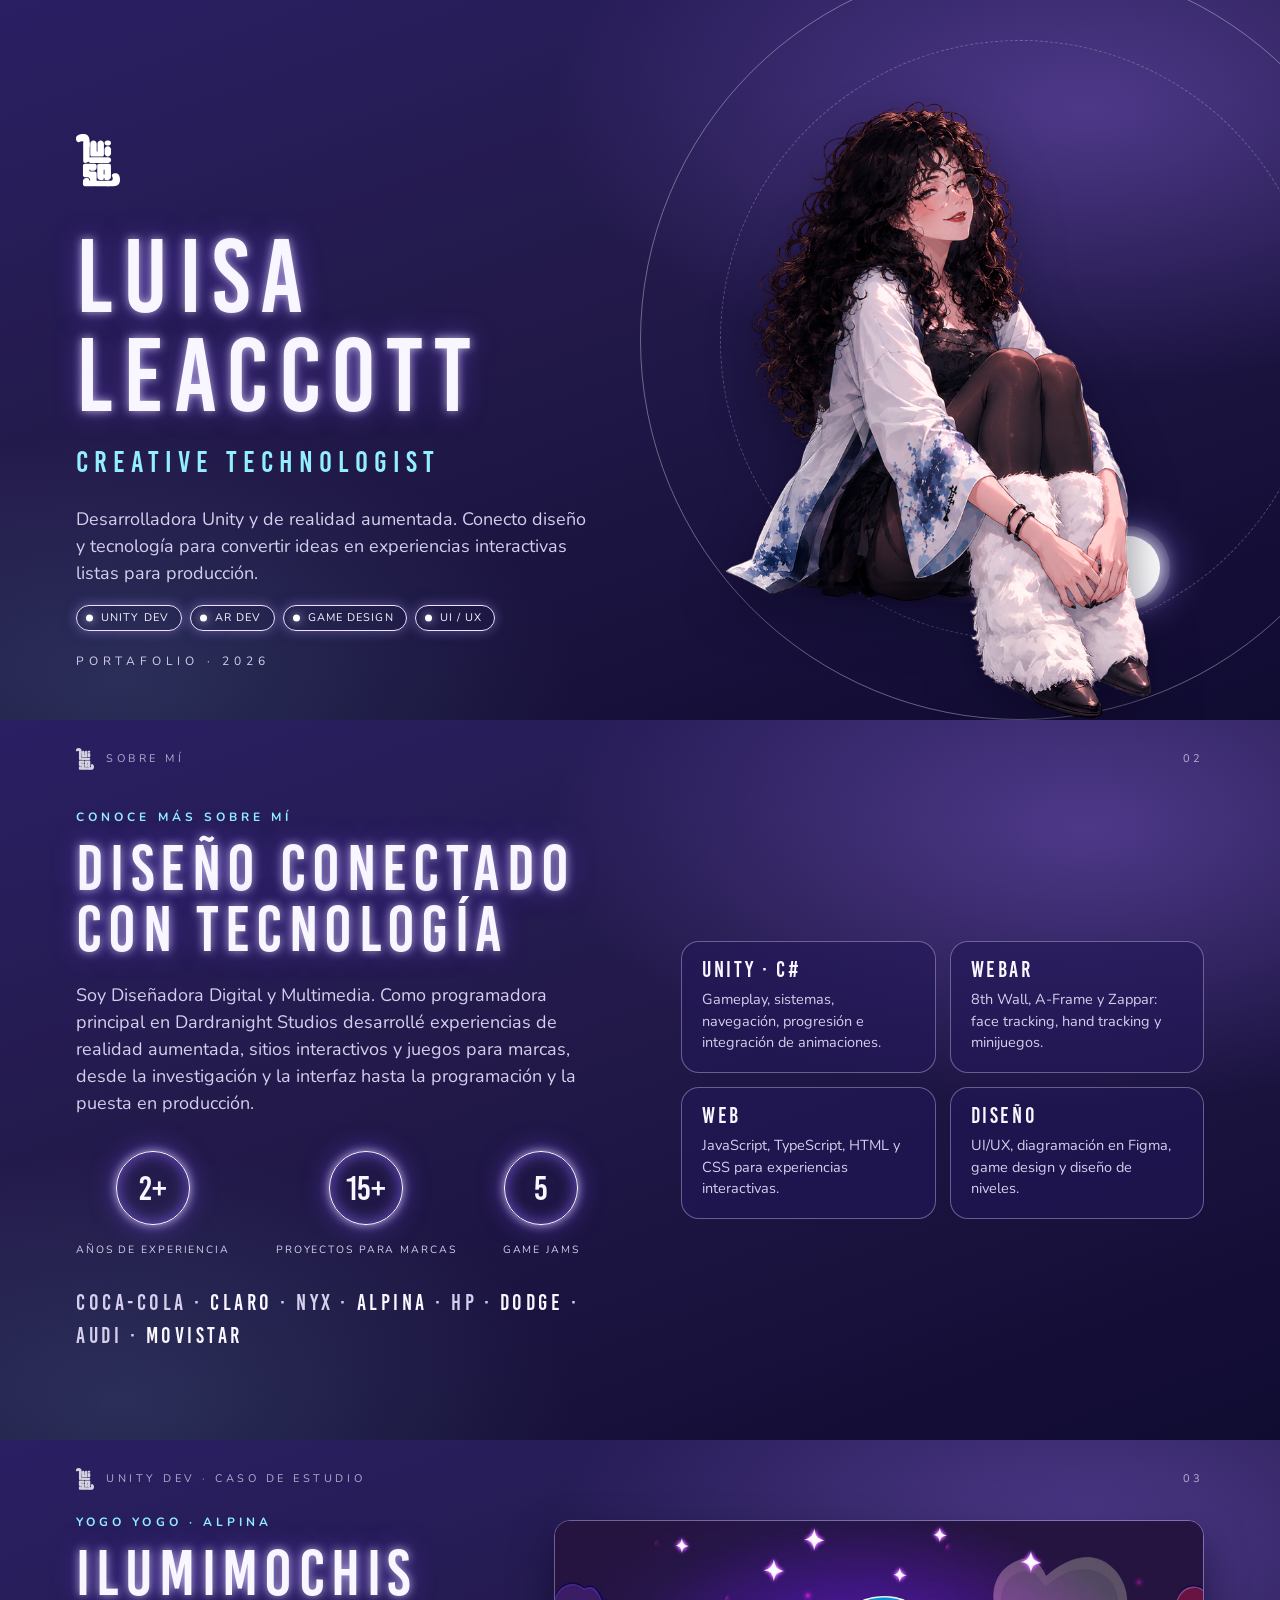
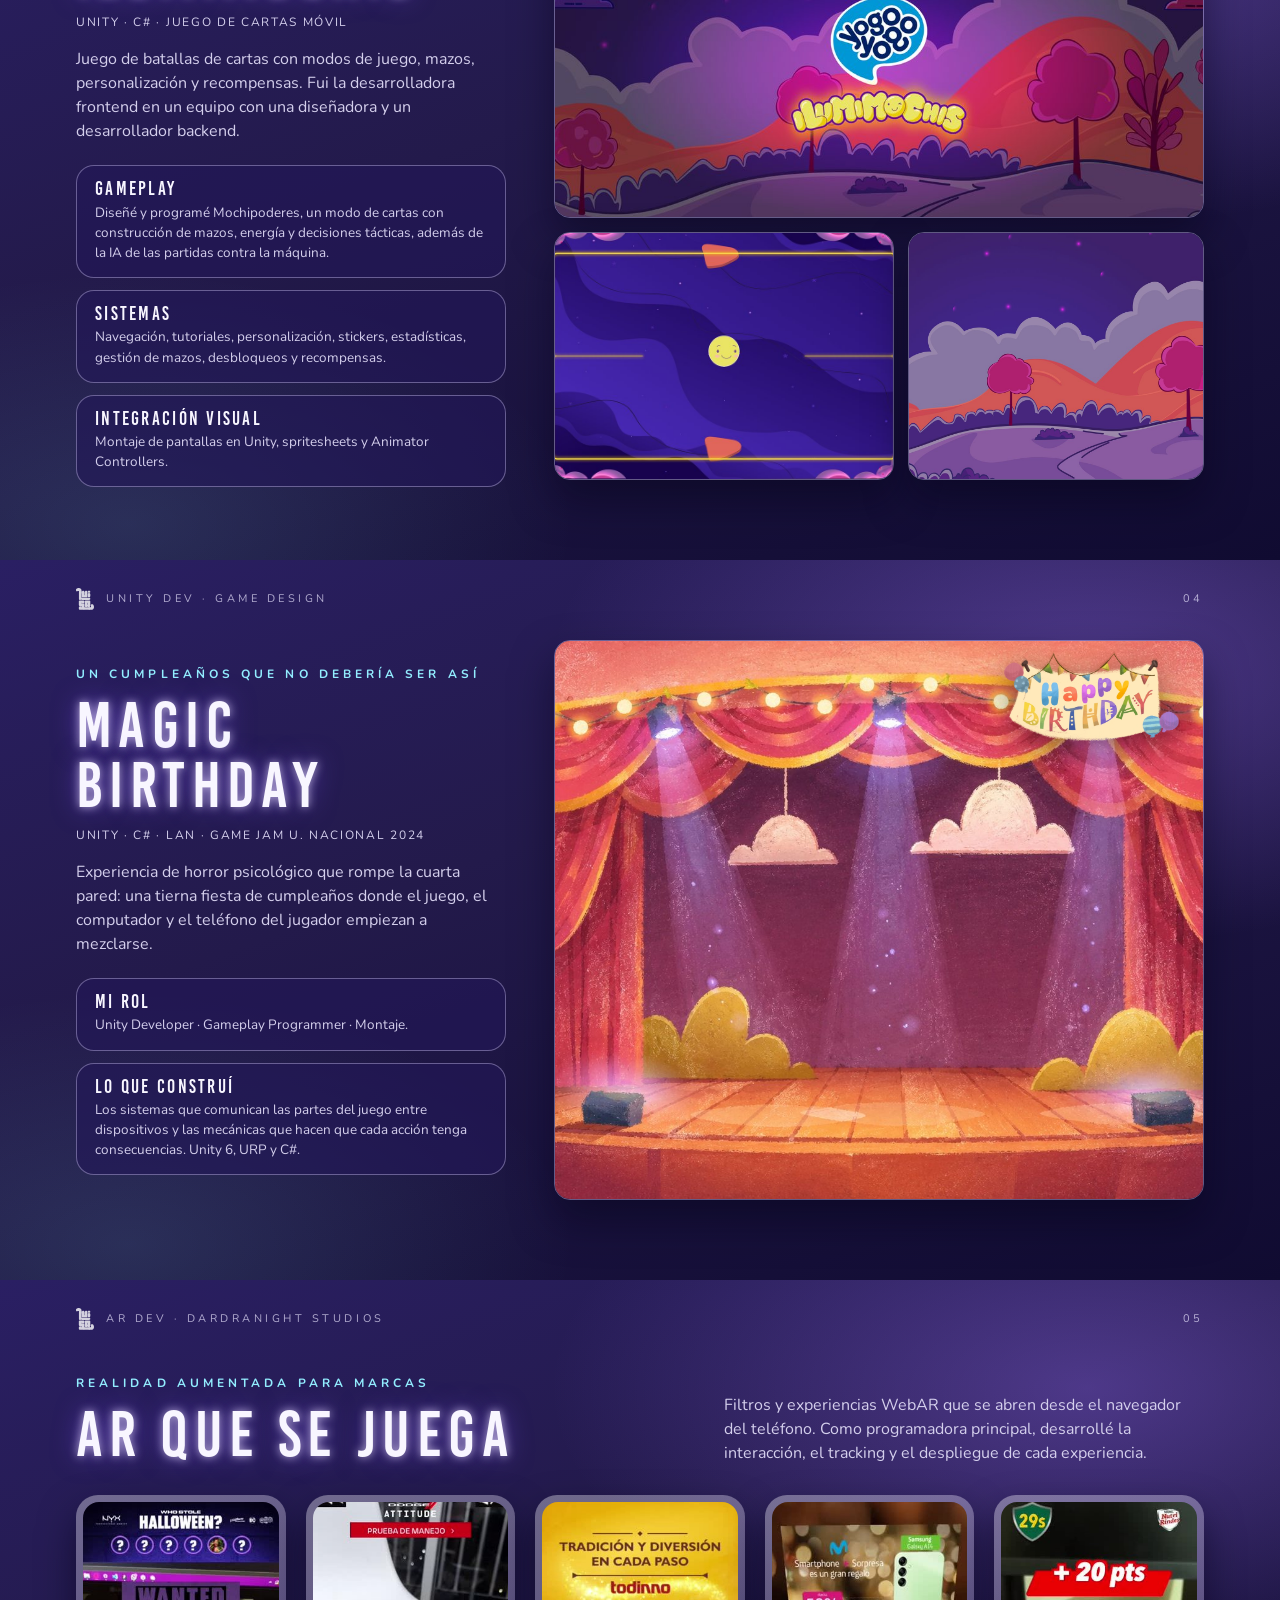
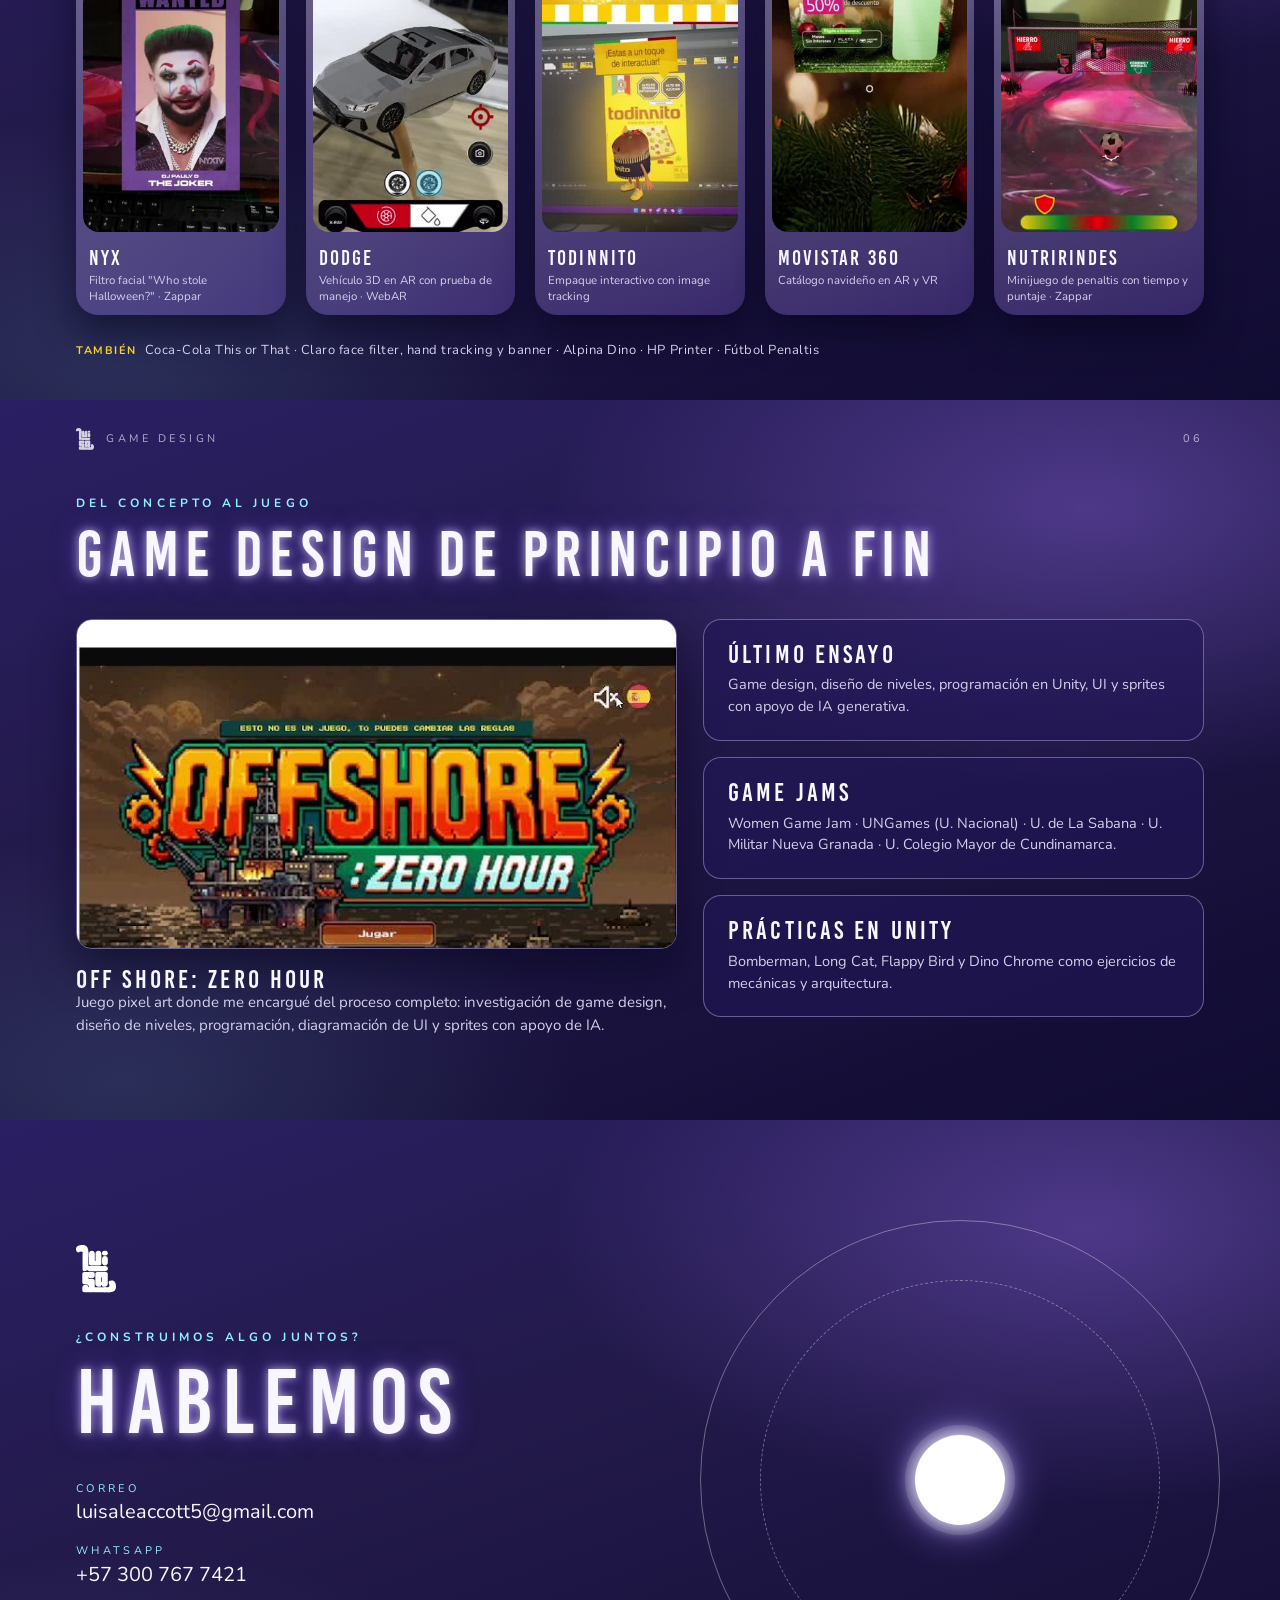
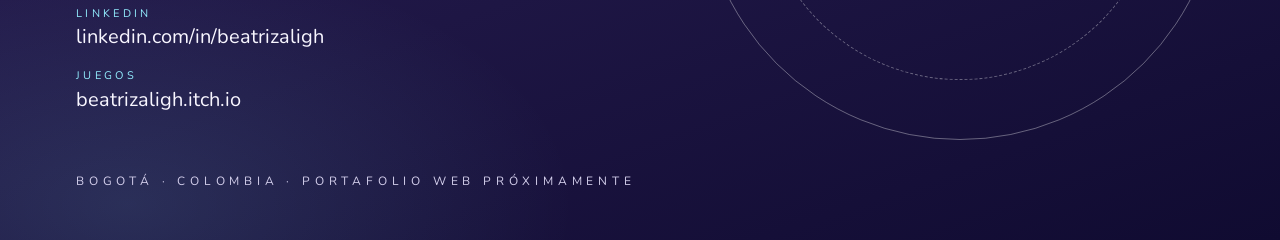
<file: PortafolioPDF/Portafolio_Luisa_Leaccott.html>
<!doctype html>
<html lang="es">
<head>
<meta charset="utf-8">
<title>Portafolio — Luisa Leaccott</title>
<!--
  PORTAFOLIO CORTO EN PDF (8 páginas, 16:9 = 1280×720 px por página)
  Sigue el estilo de la página "Portafolio" de tu archivo de FigCraft "Luisa chamba":
  - Fondo violeta profundo con brillo, títulos en Bebas Kai con letter-spacing amplio,
    texto en Nunito, tarjetas violetas translúcidas con borde claro (como las de Mochis/Magic Birthday).
  - Acentos: violeta #9e72ff, cian #93eeff y AmarilloLuisa #f7d22d (este último solo en detalles).
  Cada <section class="slide"> es una página del PDF.
-->
<style>
  @font-face { font-family: "Bebas Kai"; src: url("fonts/BebasKai.otf"); }
  @font-face { font-family: "Nunito"; src: url("fonts/Nunito-Regular.ttf"); font-weight: 400; }
  @font-face { font-family: "Nunito"; src: url("fonts/Nunito-SemiBold.ttf"); font-weight: 600; }
  @font-face { font-family: "Nunito"; src: url("fonts/Nunito-Bold.ttf"); font-weight: 700; }
  @font-face { font-family: "Nunito"; src: url("fonts/Nunito-ExtraBold.ttf"); font-weight: 800; }

  /* ---------- Tokens (de styles.css y de los estilos de color de FigCraft) ---------- */
  :root {
    --deep: #100b31; --deep-2: #231a4b; --violet: #9e72ff; --violet-2: #5d37a8;
    --cyan: #93eeff; --yellow: #f7d22d; --ink: #f8f6ff; --muted: #d4cfec;
    --panel: rgba(35, 24, 88, .62); --line: rgba(221, 210, 255, .38);
    --glow: 0 0 10px rgba(232,222,255,.75), 0 0 26px rgba(126,82,255,.55);
  }

  @page { size: 1280px 720px; margin: 0; }
  * { box-sizing: border-box; margin: 0; padding: 0; }
  html, body { -webkit-print-color-adjust: exact; print-color-adjust: exact; background: var(--deep); }
  body { font-family: "Nunito", sans-serif; color: var(--ink); font-size: 15px; line-height: 1.5; }

  /* ---------- Página base ---------- */
  .slide {
    position: relative; width: 1280px; height: 720px; overflow: hidden; page-break-after: always;
    /* Fondo: dos "nebulosas" de color sobre el violeta profundo, como el fondo desenfocado del sitio */
    background:
      radial-gradient(ellipse 60% 55% at 85% 15%, rgba(158,114,255,.35), transparent 70%),
      radial-gradient(ellipse 50% 50% at 10% 95%, rgba(147,238,255,.12), transparent 70%),
      linear-gradient(160deg, #2a1f63 0%, var(--deep-2) 40%, var(--deep) 100%);
    padding: 64px 76px;
  }
  .slide:last-child { page-break-after: auto; }

  /* Encabezado pequeño repetido: logo + nombre de sección + número de página */
  .folio { position: absolute; left: 76px; right: 76px; top: 28px; display: flex; justify-content: space-between; align-items: center;
           font-size: 11px; letter-spacing: .32em; text-transform: uppercase; color: var(--muted); opacity: .8; }
  .folio img { width: 18px; }
  .folio span { display: flex; align-items: center; gap: 12px; }

  /* Tipografía (escala de FigCraft: Títulos 38 · subs 24 · botones 25 · párrafos 18, ajustada a 1280px) */
  h1, h2, h3 { font-family: "Bebas Kai", sans-serif; font-weight: 400; letter-spacing: .1em; line-height: .95; }
  h2 { font-size: 64px; text-shadow: var(--glow); }
  h3 { font-size: 26px; letter-spacing: .12em; }
  .kicker { font-size: 12px; font-weight: 700; letter-spacing: .34em; text-transform: uppercase; color: var(--cyan); margin-bottom: 12px; }
  .lead { font-size: 18px; color: var(--muted); max-width: 520px; }
  .meta { font-size: 12px; letter-spacing: .14em; text-transform: uppercase; color: var(--muted); margin-top: 10px; }

  /* Etiquetas tipo "pill" con punto brillante (igual que .tags en el sitio) */
  .tags { display: flex; flex-wrap: wrap; gap: 8px; margin-top: 18px; }
  .tags span { position: relative; border: 1px solid #eee4ff; border-radius: 999px; padding: 4px 12px 4px 24px;
               font-size: 11px; letter-spacing: .1em; text-transform: uppercase; box-shadow: 0 0 12px rgba(186,163,255,.4); }
  .tags span::before { content: ""; position: absolute; left: 9px; top: 50%; width: 7px; height: 7px; border-radius: 50%;
                       background: #fff; transform: translateY(-50%); box-shadow: var(--glow); }

  /* Tarjeta translúcida (eco de las tarjetas de proyectos del portafolio) */
  .card { background: var(--panel); border: 1px solid var(--line); border-radius: 18px; padding: 22px 24px; }
  .card h3 { margin-bottom: 8px; }
  .card p, .card li { font-size: 14.5px; color: var(--muted); }
  .card ul { padding-left: 16px; } .card li { margin-bottom: 5px; } .card li::marker { color: var(--violet); }

  /* Imagen con marco redondeado y brillo suave */
  .shot { border-radius: 16px; overflow: hidden; border: 1px solid var(--line); box-shadow: 0 20px 40px rgba(5,3,25,.5); }
  .shot img { display: block; width: 100%; height: 100%; object-fit: cover; }

  /* Órbitas decorativas (del hero animado del sitio, aquí estáticas) */
  .orbit { position: absolute; border-radius: 50%; border: 1px solid rgba(255,255,255,.35); pointer-events: none; }
  .sun { position: absolute; border-radius: 50%; background: #fff;
         box-shadow: 0 0 0 10px rgba(255,255,255,.12), 0 0 20px #fff, 0 0 45px #9e85ff; }

  a { color: inherit; text-decoration: none; }

  /* ===== 1 · PORTADA ===== */
  .cover .orbit--1 { width: 760px; height: 760px; right: -120px; top: -40px; }
  .cover .orbit--2 { width: 600px; height: 600px; right: -40px; top: 40px; border-style: dashed; opacity: .7; }
  .cover .sun { width: 64px; height: 64px; right: 120px; bottom: 120px; }
  .cover .portrait { position: absolute; right: 120px; bottom: 0; height: 620px; filter: drop-shadow(0 18px 24px rgba(7,5,30,.5)); }
  .cover .copy { position: relative; z-index: 2; margin-top: 70px; max-width: 560px; }
  .cover .logo { width: 44px; margin-bottom: 34px; }
  .cover h1 { font-size: 104px; text-shadow: var(--glow); }
  .cover .role { font-family: "Bebas Kai"; font-size: 30px; letter-spacing: .2em; color: var(--cyan); margin-top: 14px; }
  .cover .lead { margin-top: 22px; }
  .cover .year { position: absolute; left: 76px; bottom: 50px; font-size: 12px; letter-spacing: .4em; text-transform: uppercase; color: var(--muted); }

  /* ===== 2 · SOBRE MÍ ===== */
  .about { display: grid; grid-template-columns: 1.05fr 1fr; gap: 56px; align-items: center; }
  .stats { display: flex; gap: 46px; margin-top: 34px; }
  .stats div { text-align: center; }
  .stats strong { display: grid; place-items: center; width: 74px; height: 74px; margin: 0 auto 12px; border: 1px solid #fff; border-radius: 50%;
                  font-family: "Bebas Kai"; font-weight: 400; font-size: 34px; box-shadow: var(--glow), inset 0 0 16px rgba(143,104,255,.7); }
  .stats span { font-size: 10.5px; letter-spacing: .18em; text-transform: uppercase; color: var(--muted); }
  .skillgrid { display: grid; grid-template-columns: 1fr 1fr; gap: 14px; }
  .skillgrid .card { padding: 18px 20px; }
  .skillgrid h3 { font-size: 22px; }
  .brands { margin-top: 26px; font-family: "Bebas Kai"; font-size: 22px; letter-spacing: .16em; color: var(--muted); }
  .brands b { color: var(--ink); font-weight: 400; }

  /* ===== Páginas de caso de estudio ===== */
  .case { display: grid; grid-template-columns: 430px 1fr; gap: 48px; height: 100%; align-items: center; }
  .case .roles { display: grid; gap: 12px; margin-top: 22px; }
  .case .roles .card { padding: 14px 18px; }
  .case .roles h3 { font-size: 19px; margin-bottom: 4px; color: var(--ink); }
  .case .roles p { font-size: 13.5px; }
  .gallery { display: grid; gap: 14px; height: 560px; }
  .gallery--mochis { grid-template-columns: 1.15fr 1fr; grid-template-rows: 1.2fr 1fr; }
  .gallery--mochis .shot:first-child { grid-column: 1 / -1; }
  .gallery--magic { grid-template-rows: 1fr auto; }
  .logo-float { position: absolute; width: 190px; right: 92px; top: 86px; filter: drop-shadow(0 8px 16px rgba(0,0,0,.45)); }

  /* ===== AR: fila de teléfonos ===== */
  .ar-head { display: flex; justify-content: space-between; align-items: end; gap: 40px; margin-top: 30px; }
  .ar-head .lead { max-width: 480px; }
  .phones { display: grid; grid-template-columns: repeat(5, 1fr); gap: 20px; margin-top: 30px; }
  .phone { border-radius: 22px; padding: 7px; background: linear-gradient(160deg, rgba(255,255,255,.35), rgba(158,114,255,.25));
           box-shadow: 0 18px 36px rgba(5,3,25,.55); }
  .phone img { display: block; width: 100%; height: 330px; object-fit: cover; border-radius: 16px; }
  .phone figcaption { padding: 10px 6px 4px; }
  .phone b { display: block; font-family: "Bebas Kai"; font-weight: 400; font-size: 21px; letter-spacing: .1em; }
  .phone small { display: block; font-size: 11.5px; color: var(--muted); line-height: 1.35; }
  .also { margin-top: 26px; font-size: 13px; color: var(--muted); letter-spacing: .04em; }
  .also b { color: var(--yellow); font-weight: 700; letter-spacing: .14em; text-transform: uppercase; font-size: 11px; margin-right: 8px; }

  /* ===== Juegos ===== */
  .games { display: grid; grid-template-columns: 1.2fr 1fr; gap: 26px; margin-top: 34px; }
  .games .shot { height: 330px; margin-bottom: 18px; }
  .games .stack { display: grid; gap: 16px; align-content: start; }

  /* ===== Contacto ===== */
  .contact { display: grid; grid-template-columns: 1fr 1fr; align-items: center; height: 100%; }
  .contact h2 { font-size: 92px; }
  .contact ul { list-style: none; display: grid; gap: 16px; margin-top: 36px; }
  .contact li small { display: block; font-size: 11px; letter-spacing: .3em; text-transform: uppercase; color: var(--cyan); }
  .contact li { font-size: 20px; }
  .contact .orbit--1 { width: 520px; height: 520px; right: 60px; top: 100px; }
  .contact .orbit--2 { width: 400px; height: 400px; right: 120px; top: 160px; border-style: dashed; }
  .contact .sun { width: 90px; height: 90px; right: 275px; top: 315px; }
</style>
</head>
<body>

<!-- ===================== 1 · PORTADA ===================== -->
<section class="slide cover">
  <div class="orbit orbit--1"></div><div class="orbit orbit--2"></div><div class="sun"></div>
  <img class="portrait" src="img/luisa.png" alt="Ilustración de Luisa">
  <div class="copy">
    <img class="logo" src="LogoLuisa.svg" alt="Logo">
    <h1>Luisa<br>Leaccott</h1>
    <div class="role">Creative Technologist</div>
    <p class="lead">Desarrolladora Unity y de realidad aumentada. Conecto diseño y tecnología para convertir ideas en experiencias interactivas listas para producción.</p>
    <div class="tags"><span>Unity Dev</span><span>AR Dev</span><span>Game Design</span><span>UI / UX</span></div>
  </div>
  <div class="year">Portafolio · 2026</div>
</section>

<!-- ===================== 2 · SOBRE MÍ ===================== -->
<section class="slide">
  <div class="folio"><span><img src="LogoLuisa.svg" alt="">Sobre mí</span><span>02</span></div>
  <div class="about" style="height:100%">
    <div>
      <div class="kicker">Conoce más sobre mí</div>
      <h2>Diseño conectado<br>con tecnología</h2>
      <p class="lead" style="margin-top:22px">Soy Diseñadora Digital y Multimedia. Como programadora principal en Dardranight Studios desarrollé experiencias de realidad aumentada, sitios interactivos y juegos para marcas, desde la investigación y la interfaz hasta la programación y la puesta en producción.</p>
      <div class="stats">
        <div><strong>2+</strong><span>Años de experiencia</span></div>
        <div><strong>15+</strong><span>Proyectos para marcas</span></div>
        <div><strong>5</strong><span>Game jams</span></div>
      </div>
      <div class="brands">Coca-Cola · <b>Claro</b> · NYX · <b>Alpina</b> · HP · <b>Dodge</b> · Audi · <b>Movistar</b></div>
    </div>
    <div class="skillgrid">
      <div class="card"><h3>Unity · C#</h3><p>Gameplay, sistemas, navegación, progresión e integración de animaciones.</p></div>
      <div class="card"><h3>WebAR</h3><p>8th Wall, A-Frame y Zappar: face tracking, hand tracking y minijuegos.</p></div>
      <div class="card"><h3>Web</h3><p>JavaScript, TypeScript, HTML y CSS para experiencias interactivas.</p></div>
      <div class="card"><h3>Diseño</h3><p>UI/UX, diagramación en Figma, game design y diseño de niveles.</p></div>
    </div>
  </div>
</section>

<!-- ===================== 3 · ILUMIMOCHIS ===================== -->
<section class="slide">
  <div class="folio"><span><img src="LogoLuisa.svg" alt="">Unity Dev · Caso de estudio</span><span>03</span></div>
  <div class="case">
    <div>
      <div class="kicker">Yogo Yogo · Alpina</div>
      <h2>Ilumimochis</h2>
      <div class="meta">Unity · C# · Juego de cartas móvil</div>
      <p class="lead" style="margin-top:16px;font-size:16px">Juego de batallas de cartas con modos de juego, mazos, personalización y recompensas. Fui la desarrolladora frontend en un equipo con una diseñadora y un desarrollador backend.</p>
      <div class="roles">
        <div class="card"><h3>Gameplay</h3><p>Diseñé y programé Mochipoderes, un modo de cartas con construcción de mazos, energía y decisiones tácticas, además de la IA de las partidas contra la máquina.</p></div>
        <div class="card"><h3>Sistemas</h3><p>Navegación, tutoriales, personalización, stickers, estadísticas, gestión de mazos, desbloqueos y recompensas.</p></div>
        <div class="card"><h3>Integración visual</h3><p>Montaje de pantallas en Unity, spritesheets y Animator Controllers.</p></div>
      </div>
    </div>
    <div class="gallery gallery--mochis">
      <div class="shot"><img src="img/mochis-mobile.jpg" alt="Pantalla de inicio Ilumimochis"></div>
      <div class="shot"><img src="img/mochis-jugar.jpg" alt="Gameplay"></div>
      <div class="shot"><img src="img/mochis-hero.jpg" alt="Fondo del juego"></div>
    </div>
  </div>
</section>

<!-- ===================== 4 · MAGIC BIRTHDAY ===================== -->
<section class="slide">
  <div class="folio"><span><img src="LogoLuisa.svg" alt="">Unity Dev · Game Design</span><span>04</span></div>
  <div class="case">
    <div>
      <div class="kicker">Un cumpleaños que no debería ser así</div>
      <h2>Magic<br>Birthday</h2>
      <div class="meta">Unity · C# · LAN · Game Jam U. Nacional 2024</div>
      <p class="lead" style="margin-top:16px;font-size:16px">Experiencia de horror psicológico que rompe la cuarta pared: una tierna fiesta de cumpleaños donde el juego, el computador y el teléfono del jugador empiezan a mezclarse.</p>
      <div class="roles">
        <div class="card"><h3>Mi rol</h3><p>Unity Developer · Gameplay Programmer · Montaje.</p></div>
        <div class="card"><h3>Lo que construí</h3><p>Los sistemas que comunican las partes del juego entre dispositivos y las mecánicas que hacen que cada acción tenga consecuencias. Unity 6, URP y C#.</p></div>
      </div>
    </div>
    <div class="gallery gallery--magic">
      <div class="shot" style="height:560px"><img src="img/mb-scene.jpg" alt="Escena de Magic Birthday"></div>
    </div>
  </div>
  <img class="logo-float" src="img/mb-logo.png" alt="Logo Magic Birthday">
</section>

<!-- ===================== 5 · AR PARA MARCAS ===================== -->
<section class="slide">
  <div class="folio"><span><img src="LogoLuisa.svg" alt="">AR Dev · Dardranight Studios</span><span>05</span></div>
  <div class="ar-head">
    <div>
      <div class="kicker">Realidad aumentada para marcas</div>
      <h2>AR que se juega</h2>
    </div>
    <p class="lead" style="font-size:16px">Filtros y experiencias WebAR que se abren desde el navegador del teléfono. Como programadora principal, desarrollé la interacción, el tracking y el despliegue de cada experiencia.</p>
  </div>
  <div class="phones">
    <figure class="phone"><img src="img/ar-NYX_0.25.jpg" alt="NYX"><figcaption><b>NYX</b><small>Filtro facial "Who stole Halloween?" · Zappar</small></figcaption></figure>
    <figure class="phone"><img src="img/ar-dodge_0.25.jpg" alt="Dodge"><figcaption><b>Dodge</b><small>Vehículo 3D en AR con prueba de manejo · WebAR</small></figcaption></figure>
    <figure class="phone"><img src="img/ar-Todinnito_0.5.jpg" alt="Todinnito"><figcaption><b>Todinnito</b><small>Empaque interactivo con image tracking</small></figcaption></figure>
    <figure class="phone"><img src="img/ar-movistarexperience_0.5.jpg" alt="Movistar"><figcaption><b>Movistar 360</b><small>Catálogo navideño en AR y VR</small></figcaption></figure>
    <figure class="phone"><img src="img/ar-nutririndes_0.5.jpg" alt="Nutririndes"><figcaption><b>Nutririndes</b><small>Minijuego de penaltis con tiempo y puntaje · Zappar</small></figcaption></figure>
  </div>
  <p class="also"><b>También</b>Coca-Cola This or That · Claro face filter, hand tracking y banner · Alpina Dino · HP Printer · Fútbol Penaltis</p>
</section>

<!-- ===================== 6 · JUEGOS PROPIOS ===================== -->
<section class="slide">
  <div class="folio"><span><img src="LogoLuisa.svg" alt="">Game Design</span><span>06</span></div>
  <div class="kicker" style="margin-top:30px">Del concepto al juego</div>
  <h2>Game design de principio a fin</h2>
  <div class="games">
    <div>
      <div class="shot"><img src="img/offshore.jpg" alt="Off Shore: Zero Hour" style="object-position:top"></div>
      <h3>Off Shore: Zero Hour</h3>
      <p class="lead" style="font-size:15px;max-width:none">Juego pixel art donde me encargué del proceso completo: investigación de game design, diseño de niveles, programación, diagramación de UI y sprites con apoyo de IA.</p>
    </div>
    <div class="stack">
      <div class="card"><h3>Último Ensayo</h3><p>Game design, diseño de niveles, programación en Unity, UI y sprites con apoyo de IA generativa.</p></div>
      <div class="card"><h3>Game jams</h3><p>Women Game Jam · UNGames (U. Nacional) · U. de La Sabana · U. Militar Nueva Granada · U. Colegio Mayor de Cundinamarca.</p></div>
      <div class="card"><h3>Prácticas en Unity</h3><p>Bomberman, Long Cat, Flappy Bird y Dino Chrome como ejercicios de mecánicas y arquitectura.</p></div>
    </div>
  </div>
</section>

<!-- ===================== 7 · CONTACTO ===================== -->
<section class="slide">
  <div class="orbit orbit--1" style="width:520px;height:520px;right:60px;top:100px"></div>
  <div class="orbit" style="width:400px;height:400px;right:120px;top:160px;border-style:dashed"></div>
  <div class="sun" style="width:90px;height:90px;right:275px;top:315px"></div>
  <div class="contact">
    <div>
      <img src="LogoLuisa.svg" alt="" style="width:40px;margin-bottom:28px">
      <div class="kicker">¿Construimos algo juntos?</div>
      <h2>Hablemos</h2>
      <ul>
        <li><small>Correo</small><a href="mailto:luisaleaccott5@gmail.com">luisaleaccott5@gmail.com</a></li>
        <li><small>WhatsApp</small>+57 300 767 7421</li>
        <li><small>LinkedIn</small><a href="https://www.linkedin.com/in/beatrizaligh/">linkedin.com/in/beatrizaligh</a></li>
        <li><small>Juegos</small><a href="https://beatrizaligh.itch.io/">beatrizaligh.itch.io</a></li>
      </ul>
    </div>
  </div>
  <div class="year" style="position:absolute;left:76px;bottom:50px;font-size:12px;letter-spacing:.4em;text-transform:uppercase;color:var(--muted)">Bogotá · Colombia · Portafolio web próximamente</div>
</section>

</body>
</html>
</file>
<file: css/styles.css>
@font-face{font-family:BebasKai;src:url('../Fonts/BebasKai.otf') format('opentype');font-display:swap}
@font-face{font-family:Nunito;src:url('../Fonts/Nunito-Regular.ttf') format('truetype');font-weight:400;font-display:swap}
@font-face{font-family:Nunito;src:url('../Fonts/Nunito-Bold.ttf') format('truetype');font-weight:700;font-display:swap}
:root{--ink:#f8f6ff;--muted:#d4cfec;--violet:#9e72ff;--cyan:#93eeff;--deep:#100b31;--panel:rgba(25,16,66,.64);--line:rgba(221,210,255,.42);--glow:0 0 10px rgba(232,222,255,.88),0 0 28px rgba(126,82,255,.6)}
*{box-sizing:border-box}html{scroll-behavior:smooth;background:var(--deep)}body{margin:0;color:var(--ink);font:400 1rem/1.6 Nunito,sans-serif;overflow-x:hidden;background:#15113f url('../Img/BG/BaseCapa1.webp') center top/cover fixed no-repeat}body:before{content:"";position:fixed;inset:0;z-index:-1;background:radial-gradient(circle at 70% 14%,rgba(66,137,255,.28),transparent 23%),radial-gradient(circle at 22% 26%,rgba(117,32,221,.2),transparent 28%),linear-gradient(180deg,rgba(10,7,38,.15),rgba(58,64,143,.24))}button,a{font:inherit}.skip-link{position:fixed;left:1rem;top:-5rem;z-index:100;padding:.7rem 1rem;background:#fff;color:#111}.skip-link:focus{top:1rem}a{color:inherit}.loader{position:fixed;z-index:1000;inset:0;display:grid;place-items:center;background:#0c0827;transition:opacity .6s,visibility .6s}.loader.is-hidden{opacity:0;visibility:hidden}.loader__terminal{width:min(320px,80vw);font:1.1rem/1.8 monospace;color:#c6afff;text-shadow:0 0 10px #875dff}.loader__terminal span{display:block}.loader__bar{height:3px;background:linear-gradient(90deg,#fff,#8255ff);animation:load 1.3s ease both}@keyframes load{from{width:0}to{width:100%}}
.topbar{position:fixed;z-index:50;top:0;left:0;right:0;display:flex;align-items:center;gap:1rem;padding:1.5rem clamp(1.2rem,7vw,7.5rem);background:linear-gradient(180deg,rgba(8,5,28,.72),transparent);pointer-events:none}.topbar>*{pointer-events:auto}.brand img{width:32px;height:38px}.social{position:absolute;top:9rem;left:clamp(1.2rem,7vw,7.5rem);display:flex;flex-direction:column;gap:.55rem}.social a,.language{display:grid;place-items:center;min-width:40px;height:40px;border:1px solid rgba(255,255,255,.28);border-radius:50%;text-decoration:none;background:rgba(19,12,51,.56);color:#fff;font-size:.76rem;font-weight:700;backdrop-filter:blur(8px);transition:.25s}.social a:hover,.social a:focus-visible,.language:hover,.language:focus-visible{box-shadow:var(--glow);border-color:#fff;transform:translateY(-2px)}.language{margin-left:auto;cursor:pointer}.back-link{margin-left:auto;text-decoration:none;font-weight:700}.section{position:relative;min-height:100vh;padding:clamp(6rem,10vw,9rem) clamp(1.25rem,7vw,8rem)}.eyebrow{text-transform:uppercase;letter-spacing:.34em;font-size:.75rem;font-weight:700;color:#e7ddff}.section h1,.section h2,.projects-shell h1{font-family:BebasKai,Impact,sans-serif;text-transform:uppercase;letter-spacing:.1em;font-weight:400;line-height:.96;text-shadow:0 0 12px rgba(255,255,255,.38)}.section h1{font-size:clamp(3rem,5.7vw,6.4rem);max-width:9ch;margin:.15em 0}.section h2,.projects-shell h1{font-size:clamp(3.2rem,7vw,7rem);margin:.12em 0}.section h3{font-family:BebasKai,Impact,sans-serif;font-size:clamp(1.6rem,2.4vw,2.7rem);letter-spacing:.12em;font-weight:400;margin:.2em 0}.section-heading{text-align:center;position:relative;z-index:2}.section-heading--left{text-align:left}.glass{border:1px solid rgba(245,240,255,.42);background:linear-gradient(145deg,rgba(111,94,171,.25),rgba(15,9,54,.54));box-shadow:inset 0 0 25px rgba(216,207,255,.12),0 18px 55px rgba(7,4,29,.26);backdrop-filter:blur(13px);border-radius:22px}.reveal{opacity:0;transform:translateY(35px);transition:opacity .9s ease,transform .9s cubic-bezier(.2,.7,.2,1)}.reveal.is-visible{opacity:1;transform:none}.float{animation:float 5s ease-in-out infinite}@keyframes float{50%{transform:translateY(-14px)}}
.ambient{position:absolute;inset:0;pointer-events:none}.hero{display:grid;grid-template-columns:minmax(340px,43%) 1fr;grid-template-rows:1fr auto;align-items:center;min-height:100vh;padding-top:7.5rem;padding-bottom:3rem;overflow:hidden}.hero__copy{position:relative;z-index:5;align-self:center;max-width:590px}.hero h1{font-size:clamp(2.8rem,3.65vw,4.35rem);max-width:10ch;margin:.22em 0}.signature{letter-spacing:.42em;text-transform:uppercase;font-weight:700}.hero__bio{max-width:570px;font-size:clamp(.86rem,1vw,1rem);line-height:1.45}.hero__portrait{position:absolute;z-index:3;height:min(88vh,900px);left:48%;bottom:2%;filter:drop-shadow(0 18px 24px rgba(7,5,30,.48))}.hero__orbits{position:absolute;z-index:1;left:39%;top:9%;width:min(48vw,720px);aspect-ratio:1;pointer-events:none}.orbit{position:absolute;inset:0;border:1px solid rgba(255,255,255,.58);border-radius:50%;box-shadow:inset 0 0 25px rgba(211,202,255,.1);animation:orbit-spin 24s linear infinite}.orbit:before{content:"";position:absolute;width:12px;height:12px;border-radius:50%;background:#fff;box-shadow:var(--glow);left:12%;top:18%}.orbit--middle{inset:8%;animation-direction:reverse;animation-duration:18s}.orbit--inner{inset:16%;animation-duration:13s}.orbit--middle:before{left:auto;right:-5px;top:48%}.orbit--inner:before{top:auto;bottom:7%;left:29%;width:8px;height:8px}.orbit-line{position:absolute;left:-16%;top:35%;width:78%;height:1px;background:linear-gradient(90deg,transparent,#fff 30%,#fff);transform:rotate(-13deg);transform-origin:right}.orbit-star{position:absolute;left:2%;top:37%;font-size:2rem;color:#fff;text-shadow:var(--glow);animation:star-pulse 2.6s ease-in-out infinite}.orbit-sun{position:absolute;right:3%;bottom:13%;width:102px;aspect-ratio:1;border-radius:50%;background:#fff;box-shadow:0 0 0 10px rgba(255,255,255,.14),0 0 20px #fff,0 0 45px #9e85ff;animation:sun-breathe 4s ease-in-out infinite}@keyframes orbit-spin{to{transform:rotate(360deg)}}@keyframes star-pulse{50%{transform:scale(1.28) rotate(18deg);opacity:.72}}@keyframes sun-breathe{50%{transform:scale(.92);box-shadow:0 0 0 17px rgba(255,255,255,.08),0 0 27px #fff,0 0 60px #9e85ff}}.tags{display:flex;flex-wrap:wrap;gap:.6rem;margin-top:1.3rem}.tags span{position:relative;border:1px solid #eee4ff;border-radius:999px;padding:.28rem .85rem .28rem 1.45rem;text-transform:uppercase;letter-spacing:.08em;font-size:.68rem;box-shadow:0 0 14px rgba(186,163,255,.5)}.tags span:before{content:"";position:absolute;left:.45rem;top:50%;width:.55rem;aspect-ratio:1;border-radius:50%;background:#fff;transform:translateY(-50%);box-shadow:var(--glow)}.stats{position:relative;z-index:6;display:flex;gap:clamp(1.4rem,4vw,4.5rem);grid-column:1/2;margin-top:1.4rem}.stats article{display:grid;justify-items:center;text-align:center;width:125px}.stats strong{position:relative;display:grid;place-items:center;width:78px;aspect-ratio:1;border:1px solid #fff;border-radius:50%;font-size:1.7rem;font-weight:400;box-shadow:var(--glow),inset 0 0 16px rgba(143,104,255,.7)}.stats strong b{font-weight:400}.stats strong:before,.stats strong:after{content:"";position:absolute;border-radius:50%;pointer-events:none}.stats strong:before{inset:-10px;border:1px dashed rgba(255,255,255,.88);animation:ring-spin 9s linear infinite}.stats strong:after{inset:-18px;border:1px solid rgba(238,230,255,.45);box-shadow:0 0 12px rgba(178,147,255,.75);animation:ring-pulse 3s ease-in-out infinite}.stats article:nth-child(2) strong:before{animation-direction:reverse;animation-duration:7s}.stats article:nth-child(3) strong:before{animation-duration:11s}@keyframes ring-spin{to{transform:rotate(360deg)}}@keyframes ring-pulse{50%{transform:scale(1.06);opacity:.55}}.stats span{font-size:.63rem;text-transform:uppercase;letter-spacing:.18em;margin-top:1.65rem}.scroll-cue{position:absolute;z-index:6;right:7%;bottom:24%;text-decoration:none;text-transform:uppercase;letter-spacing:.26em;font-size:.68rem;text-align:center}.scroll-cue b{display:grid;place-items:center;margin:.8rem auto 0;width:32px;aspect-ratio:1;border-radius:50%;background:#5d37a8;box-shadow:var(--glow);animation:bounce 1.8s ease infinite}@keyframes bounce{50%{transform:translateY(8px)}}
.portfolio{min-height:120vh;display:grid;grid-template-columns:1.4fr .75fr;align-items:center;gap:2rem}.portfolio .section-heading{position:absolute;top:8%;right:8%;text-align:right}.crystal-stage{position:relative;width:min(760px,60vw);aspect-ratio:1.05}.crystal{position:absolute;border:0;background:none;padding:0;cursor:pointer;filter:drop-shadow(0 12px 20px rgba(3,2,25,.38));transition:transform .45s,filter .45s}.crystal:hover,.crystal:focus-visible,.crystal.is-active{z-index:3;transform:translate(var(--tx,0),var(--ty,0)) scale(1.06);filter:drop-shadow(0 0 14px rgba(207,195,255,.88))}.crystal img{position:absolute;inset:0;width:100%;height:100%;object-fit:contain;transition:opacity .65s}.crystal .active{opacity:0}.crystal.is-active .active,.crystal:hover .active,.crystal:focus-visible .active{opacity:1}.crystal.is-active .inactive,.crystal:hover .inactive,.crystal:focus-visible .inactive{opacity:0}.crystal[data-id=unity]{width:45%;height:47%;left:29%;top:0}.crystal[data-id=ar]{width:44%;height:39%;left:1%;top:30%}.crystal[data-id=game]{width:43%;height:39%;right:0;top:31%}.crystal[data-id=web]{width:45%;height:40%;left:4%;bottom:0}.crystal[data-id=featured]{width:44%;height:42%;right:5%;bottom:0}.portfolio-detail{position:relative;z-index:5;padding:2rem;max-width:470px}.portfolio-detail p{color:var(--muted)}.button{display:inline-flex;align-items:center;gap:.8rem;margin-top:1rem;padding:.7rem 1.25rem;border:1px solid #fff;border-radius:999px;text-decoration:none;text-transform:uppercase;letter-spacing:.16em;font-size:.76rem;background:#6e46b6;color:#fff;box-shadow:0 0 18px rgba(155,119,255,.38);cursor:pointer}.button--disabled{opacity:.6;cursor:not-allowed}
.skills{display:grid;grid-template-columns:minmax(340px,.85fr) minmax(500px,1fr);gap:clamp(2rem,6vw,7rem);align-items:center;background:linear-gradient(180deg,rgba(16,11,52,.7),rgba(39,41,104,.72))}.skills__portrait{align-self:end;width:min(590px,100%);filter:drop-shadow(0 20px 25px rgba(0,0,0,.3))}.skills__content{max-width:800px}.skills__content>h3{text-align:right;border-bottom:1px solid var(--line)}.icon-row,.tool-grid{display:flex;flex-wrap:wrap;gap:.85rem;margin:1rem 0 2.2rem}.icon-row img,.tool-grid img{width:62px;height:62px;object-fit:contain;filter:drop-shadow(0 0 8px rgba(166,129,255,.6));transition:.3s}.icon-row img:hover,.tool-grid img:hover{transform:translateY(-5px) scale(1.08);filter:drop-shadow(0 0 13px white)}.skill-copy{display:grid;gap:1rem}.skill-item{display:grid;grid-template-columns:1fr 58px;gap:1rem;align-items:center}.skill-item h4{margin:0;text-transform:uppercase;letter-spacing:.28em}.skill-item p{margin:.3rem 0;color:var(--muted)}.skill-item img{width:55px;height:55px;object-fit:contain}
.constellation{min-height:125vh;overflow:hidden}.constellation__layout{display:grid;grid-template-columns:minmax(450px,1.4fr) minmax(280px,.6fr);gap:2rem;align-items:center}.star-map{position:relative;aspect-ratio:1.55;border:1px solid rgba(255,255,255,.65);border-radius:26px;background:radial-gradient(circle at center,rgba(135,103,218,.24),transparent 47%),rgba(25,18,70,.4);box-shadow:inset 0 0 35px rgba(187,170,255,.15)}.star-map svg{position:absolute;inset:0;width:100%;height:100%}.star-map path{fill:none;stroke:rgba(218,205,255,.23);stroke-width:2;transition:.4s}.star-map path.is-active{stroke:#fff;stroke-width:4;filter:drop-shadow(0 0 7px #b594ff)}.node{position:absolute;left:var(--x);top:var(--y);width:84px;height:84px;transform:translate(-50%,-50%);padding:.65rem;border:1px solid #e8deff;border-radius:50%;background:#22145b;box-shadow:var(--glow);cursor:pointer;color:#fff;transition:.35s}.node:hover,.node:focus-visible,.node.is-active{transform:translate(-50%,-50%) scale(1.17);background:#6039ae}.node img{width:100%;height:100%;object-fit:contain}.node span{position:absolute;left:50%;top:calc(100% + .5rem);transform:translateX(-50%);white-space:nowrap;font-size:.7rem;text-transform:uppercase;letter-spacing:.12em}.constellation__detail{padding:2rem}.constellation__detail p:last-child{color:var(--muted)}.crystal-animal{position:absolute;width:min(31vw,500px);right:-7%;bottom:4%;opacity:.75;pointer-events:none}
.personal{min-height:112vh;padding-bottom:12rem;background:linear-gradient(180deg,rgba(64,70,151,.12),rgba(94,99,183,.55));overflow:hidden}.personal__layout{display:grid;grid-template-columns:.7fr .65fr .8fr;align-items:center;gap:1.5rem;min-height:620px}.wheel{display:grid;gap:.7rem}.wheel button{display:grid;grid-template-columns:1fr 46px;align-items:center;gap:.8rem;width:min(340px,100%);margin-left:calc(var(--curve,0) * 1rem);padding:.55rem .7rem .55rem 1.3rem;border:1px solid rgba(255,255,255,.36);border-radius:0 999px 999px 0;background:linear-gradient(90deg,transparent,rgba(101,66,168,.78));color:#fff;text-transform:uppercase;letter-spacing:.2em;font-size:.72rem;cursor:pointer;transition:.4s}.wheel button img{width:42px;height:42px;object-fit:contain}.wheel button:hover,.wheel button:focus-visible,.wheel button.is-active{transform:translateX(18px);box-shadow:var(--glow);border-color:#fff}.personal__portrait{width:100%;max-height:590px;object-fit:contain;filter:drop-shadow(0 20px 25px rgba(0,0,0,.3))}.personal__detail{padding:2rem;min-height:330px}.personal__detail>img{width:66px;height:66px;object-fit:contain;float:left;margin:0 1rem .5rem 0}.personal__detail ul{padding-left:1.2rem}.contact{position:relative;z-index:5;display:flex;justify-content:center;align-items:center;gap:1.5rem;flex-wrap:wrap}.contact a{text-decoration:none}.clouds{position:absolute;z-index:1;left:0;bottom:-2px;width:100%;height:auto;pointer-events:none}footer{display:flex;align-items:center;justify-content:center;gap:1rem;padding:2.5rem;background:#100b31}footer img{width:28px;height:34px}
.projects-page{min-height:100vh}.projects-shell{width:min(1180px,calc(100% - 2rem));margin:0 auto;padding:9rem 0 5rem}.projects-shell h1{max-width:12ch}.projects-intro{max-width:700px;color:var(--muted);font-size:1.1rem}.project-grid{display:grid;grid-template-columns:repeat(auto-fit,minmax(240px,1fr));gap:1rem;margin-top:3rem}.project-card{position:relative;min-height:230px;padding:1.6rem;border:1px solid var(--line);border-radius:20px;background:linear-gradient(145deg,rgba(94,74,163,.35),rgba(14,9,48,.76));overflow:hidden}.project-card:before{content:"";position:absolute;width:140px;aspect-ratio:1;border-radius:50%;right:-50px;top:-60px;background:radial-gradient(circle,rgba(170,139,255,.43),transparent 65%)}.project-card h2{font-family:BebasKai;font-size:2rem;letter-spacing:.08em;font-weight:400}.project-card p{color:var(--muted)}.status{display:inline-flex;padding:.25rem .65rem;border:1px solid var(--line);border-radius:999px;text-transform:uppercase;letter-spacing:.12em;font-size:.65rem}
@media(max-width:900px){.section{padding-inline:1.35rem}.topbar{padding-inline:1.35rem}.social{left:1.35rem}.hero{display:block;padding-top:8rem;min-height:1000px}.hero__copy{position:relative;z-index:5;max-width:570px}.hero__portrait{height:650px;left:auto;right:-105px;bottom:55px;opacity:.9}.hero__orbits{width:620px;left:auto;right:-265px;top:135px}.hero__bio{padding-right:22%}.stats{justify-content:flex-start}.scroll-cue{right:1.2rem;bottom:38px}.portfolio{display:block;padding-top:9rem}.portfolio .section-heading{position:static;text-align:left}.crystal-stage{width:min(680px,100%);margin:2rem auto}.portfolio-detail{margin:0 auto}.skills{grid-template-columns:1fr;padding-top:4rem}.skills__portrait{position:absolute;z-index:0;width:52%;right:-5%;top:4rem;opacity:.55}.skills__content{position:relative;z-index:2}.constellation__layout{grid-template-columns:1fr}.personal__layout{grid-template-columns:1fr 1fr}.personal__detail{grid-column:1/-1}.crystal-animal{width:45vw}.wheel button{margin-left:0!important}}
@media(max-width:600px){body{background-attachment:scroll}.topbar{height:112px;padding:.9rem 1rem;align-items:flex-start}.brand{position:absolute;left:50%;top:1rem;transform:translateX(-50%)}.brand img{width:29px;height:35px}.language{position:absolute;right:1rem;top:1rem;min-width:34px;height:34px}.social{top:4.3rem;left:50%;flex-direction:row;transform:translateX(-50%);gap:.35rem}.social a{min-width:32px;height:32px;border-radius:7px;background:transparent;border:0;font-size:.72rem}.section h1{font-size:3.25rem}.section h2{font-size:3.7rem}.hero{min-height:920px;padding-top:8.8rem;padding-bottom:2rem}.hero h1{font-size:2.25rem;line-height:1.08;max-width:10ch}.hero .eyebrow{font-size:.63rem}.signature{font-size:.75rem}.hero__portrait{z-index:2;height:600px;right:-228px;bottom:32px;opacity:.82}.hero__orbits{width:540px;right:-330px;top:112px;opacity:.9}.orbit-sun{width:78px;right:13%;bottom:20%}.orbit-star,.orbit-line{display:none}.hero__bio{position:relative;z-index:5;padding-right:0;font-size:.78rem;line-height:1.4;max-width:88%}.hero__bio p:first-child{padding-right:9%}.tags{position:relative;z-index:5;gap:.35rem;margin-top:1rem}.tags span{padding:.2rem .5rem .2rem 1.15rem;font-size:.49rem}.tags span:before{left:.35rem;width:.46rem}.stats{position:relative;left:auto;right:auto;bottom:auto;z-index:7;justify-content:space-between;gap:.1rem;margin-top:3.2rem}.stats article{width:31%}.stats strong{width:58px;font-size:1.2rem}.stats strong:before{inset:-8px}.stats strong:after{inset:-14px}.stats span{font-size:.5rem;letter-spacing:.12em;margin-top:1.4rem}.scroll-cue{position:relative;right:auto;bottom:auto;display:block;width:max-content;margin:2.7rem auto 0;font-size:.6rem}.scroll-cue b{width:30px}.portfolio{min-height:auto;padding-bottom:7rem}.crystal-stage{aspect-ratio:.86;margin-block:2rem}.crystal[data-id=unity]{width:48%}.crystal[data-id=ar]{width:48%}.crystal[data-id=game]{width:47%}.crystal[data-id=web]{width:48%}.crystal[data-id=featured]{width:48%}.skills__portrait{width:82%;right:-25%;top:5rem}.skills__content>h3{text-align:left}.icon-row img,.tool-grid img{width:50px;height:50px}.skill-item{grid-template-columns:1fr 48px}.star-map{aspect-ratio:.83}.star-map svg{transform:rotate(90deg)}.node{width:67px;height:67px}.node[style*="78%"]{--x:75%!important;--y:20%!important}.node[style*="79%"]{--x:75%!important;--y:78%!important}.node[style*="26%"]{--x:24%!important;--y:20%!important}.node[style*="21%"]{--x:24%!important;--y:78%!important}.constellation{min-height:auto}.crystal-animal{display:none}.personal__layout{display:flex;flex-direction:column}.wheel{width:100%;order:2}.personal__portrait{order:1;max-height:390px}.personal__detail{order:3}.wheel button{width:100%;border-radius:16px}.contact{margin-top:3rem}.clouds{width:180%;left:-40%}}
@media(prefers-reduced-motion:reduce){html{scroll-behavior:auto}*,*:before,*:after{animation-duration:.01ms!important;animation-iteration-count:1!important;transition-duration:.01ms!important}.reveal{opacity:1;transform:none}}

/* Hero composition refinements */
@media(min-width:901px){
  .hero__copy{padding-top:11rem}
  .hero h1{font-size:clamp(2.55rem,3.15vw,3.65rem);max-width:14ch}
}

/* Constellation: complete interactive knowledge map. */
.constellation{
  min-height:108vh;
  padding-top:5rem;
  padding-bottom:6rem;
  overflow:hidden;
}
.constellation>.section-heading{
  display:block;
  margin:0 auto 2rem;
  text-align:center;
}
.constellation>.section-heading h2{font-size:clamp(3.2rem,5.6vw,6rem)}
.constellation__layout{
  position:relative;
  z-index:2;
  display:block;
  width:100%;
}
.star-map{
  width:min(72%,1320px);
  aspect-ratio:1.48;
  border:2px solid rgba(255,255,255,.76);
  border-radius:24px;
  background:radial-gradient(circle at 62% 49%,rgba(164,135,255,.22),transparent 28%),linear-gradient(145deg,rgba(52,38,112,.48),rgba(24,17,66,.64));
  box-shadow:0 0 16px rgba(218,207,255,.2),inset 0 0 42px rgba(189,170,255,.14);
  overflow:visible;
}
.star-lines{position:absolute;inset:0;width:100%;height:100%;overflow:visible}
.star-lines--mobile{display:none}
.star-map path{
  stroke:rgba(212,195,255,.34);
  stroke-width:.24;
  vector-effect:non-scaling-stroke;
  stroke-dasharray:5 5;
  animation:constellation-drift 14s linear infinite;
}
.star-map path.is-active{
  stroke:#fff;
  stroke-width:.42;
  stroke-dasharray:10 4;
  filter:drop-shadow(0 0 5px #fff) drop-shadow(0 0 10px #a883ff);
  animation-duration:2.8s;
}
@keyframes constellation-drift{to{stroke-dashoffset:-90}}
.star-map .node{
  width:82px;
  height:82px;
  padding:.52rem;
  border:1px solid rgba(255,255,255,.94);
  background:#211354;
  box-shadow:0 0 7px #fff,0 0 18px rgba(169,131,255,.92),inset 0 0 14px rgba(155,112,255,.52);
  isolation:isolate;
}
.star-map .node:before,.star-map .node:after{
  content:"";
  position:absolute;
  z-index:-1;
  border-radius:50%;
  pointer-events:none;
}
.star-map .node:before{
  inset:-8px;
  border:1px dashed rgba(255,255,255,.72);
  animation:constellation-ring 12s linear infinite;
}
.star-map .node:after{
  inset:-15px;
  border:1px solid rgba(222,208,255,.25);
  box-shadow:0 0 13px rgba(184,151,255,.45);
  animation:constellation-pulse 3.2s ease-in-out infinite;
}
.star-map .node:nth-of-type(even):before{animation-direction:reverse;animation-duration:9s}
.star-map .node:hover,.star-map .node:focus-visible,.star-map .node.is-active{
  background:#422083;
  box-shadow:0 0 10px #fff,0 0 30px #9d72ff,inset 0 0 18px rgba(208,188,255,.7);
}
.star-map .node img{position:relative;z-index:2;filter:drop-shadow(0 0 5px rgba(255,255,255,.6))}
.star-map .node span{display:none}
.star-map .node--minor{
  width:72px;
  height:72px;
  padding:.5rem;
  pointer-events:auto;
  opacity:.92;
  cursor:pointer;
  animation:constellation-float 5.6s ease-in-out infinite;
}
@keyframes constellation-ring{to{rotate:360deg}}
@keyframes constellation-pulse{50%{scale:1.14;opacity:.45}}
@keyframes constellation-float{50%{translate:0 -7px}}
.constellation__detail.glass{
  width:min(67%,860px);
  min-height:0;
  margin:2.6rem 13% 0 auto;
  padding:0;
  border:0;
  border-radius:0;
  background:transparent;
  box-shadow:none;
  backdrop-filter:none;
  text-align:right;
}
.constellation__detail .eyebrow{
  display:inline-flex;
  align-items:center;
  gap:.5rem;
  margin:0 .7rem 0 0;
  padding:.18rem .75rem;
  border-radius:999px;
  background:#4b276f;
  font-size:.58rem;
  letter-spacing:.16em;
}
.constellation__detail .eyebrow:before{
  content:"";
  width:.42rem;
  aspect-ratio:1;
  border-radius:50%;
  background:#fff;
  box-shadow:var(--glow);
}
.constellation__detail h3{display:inline-block;font-size:2rem;margin:0}
.constellation__detail p:last-child{max-width:760px;margin:.55rem 0 0 auto;color:#fff;font-size:.82rem;line-height:1.4}
.crystal-animal{
  z-index:1;
  width:min(25vw,420px);
  right:-2%;
  top:22%;
  bottom:auto;
  opacity:.66;
  filter:drop-shadow(0 0 18px rgba(172,222,255,.35));
}

@media(max-width:900px){
  .constellation{min-height:auto;padding:4rem 1.35rem 6rem}
  .constellation>.section-heading{margin-bottom:1.6rem;text-align:left}
  .constellation>.section-heading .eyebrow{font-size:.62rem}
  .constellation>.section-heading h2{font-size:clamp(2.8rem,12vw,4.4rem)}
  .star-map{width:min(100%,480px);margin:0 auto;aspect-ratio:.66;border-radius:18px}
  .star-lines--desktop{display:none}
  .star-lines--mobile{display:block}
  .star-map .node{left:var(--mx);top:var(--my);width:58px;height:58px;padding:.45rem}
  .star-map .node--minor{width:50px;height:50px;padding:.4rem}
  .constellation__detail.glass{width:min(100%,480px);margin:1.8rem auto 0;text-align:left}
  .constellation__detail .eyebrow{margin:0 .5rem 0 0}
  .constellation__detail h3{font-size:1.9rem}
  .constellation__detail p:last-child{font-size:.76rem;margin-left:0}
  .crystal-animal{display:block;width:min(48vw,270px);right:-13%;top:auto;bottom:1.5%;opacity:.58}
}

@media(max-width:480px){
  .constellation{padding-inline:1rem}
  .star-map .node{width:52px;height:52px}
  .star-map .node--minor{width:46px;height:46px}
}
@media(max-width:600px){
  .hero{min-height:850px}
  .hero h1{font-size:2.1rem;max-width:15ch}
  .hero__portrait{right:-118px}
  .scroll-cue{margin-top:1.1rem}
}

/* Five-layer background: CSS replaces the gradient-only exports. */
html{background:#231a4b}
body{position:relative;background:transparent}
.site-background{position:absolute;z-index:0;inset:0;overflow:hidden;pointer-events:none}
main,footer{position:relative;z-index:1}
.bg-layer{position:absolute;inset:0;background-repeat:no-repeat;background-position:center top}
.bg-layer--1{background:linear-gradient(180deg,#231a4b 0%,#3f427d 47%,#858ade 100%)}
.bg-layer--2{height:min(72rem,18%);background-image:url('../Img/BG/UpImageCapa2.webp');background-size:100% auto;opacity:.3;filter:blur(20px) saturate(1.15);transform:scale(1.045);animation:bg-drift 18s ease-in-out infinite alternate}
.bg-layer--3{background-image:url('../Img/BG/MascaraCapa3.webp');background-size:100% 100%;opacity:.42;mix-blend-mode:screen}
.bg-layer--4{background-image:url('../Img/BG/ImagenOpcacidadCapa4.webp');background-size:100% 100%;opacity:.3;mix-blend-mode:screen;animation:bg-glow 11s ease-in-out infinite alternate}
.bg-layer--5{background:linear-gradient(90deg,rgba(44,26,76,.2),rgba(111,177,230,.2));backdrop-filter:blur(2px)}
@keyframes bg-drift{to{transform:scale(1.085) translate3d(-1.2%,1.1%,0)}}
@keyframes bg-glow{to{opacity:.42}}
.social img{display:block;width:30px;height:30px;object-fit:contain}
.social a{overflow:hidden}
@media(min-width:901px){.hero>.social{top:7rem}}
.hero>.social{z-index:10}

@media(max-width:600px){
  .bg-layer--2{height:54rem;background-size:auto 54rem;background-position:48% top;opacity:.26;filter:blur(15px) saturate(1.12)}
  .bg-layer--3,.bg-layer--4{background-size:auto 100%;background-position:center top}
  .social img{width:26px;height:26px}
}

/* Use Figma's final composite as one uninterrupted background. */
.site-background{background:#231a4b url('../Img/BG/BGComplete.webp') center top/cover no-repeat}
.site-background .bg-layer{display:none}
.skills,.personal{background:transparent}
.hero>.social a{
  position:relative;
  z-index:8;
  display:flex;
  align-items:center;
  justify-content:center;
  width:44px;
  min-width:44px;
  height:44px;
  padding:6px;
  border:0;
  border-radius:0;
  background:transparent;
  box-shadow:none;
  backdrop-filter:none;
  overflow:visible;
}
.hero>.social a:hover,.hero>.social a:focus-visible{
  border:0;
  box-shadow:none;
  filter:drop-shadow(0 0 8px rgba(235,228,255,.9));
  transform:translateY(-2px) scale(1.08);
}
.hero>.social img{width:100%;height:100%;object-fit:contain;pointer-events:none;user-select:none}
.hero>.social{gap:16px}
html,body{max-width:100%;overflow-x:hidden}
main{overflow:hidden}

/* Dedicated tablet composition. */
@media(min-width:601px) and (max-width:1024px){
  .topbar{padding:1.25rem 3rem}
  .hero{
    display:block;
    min-height:960px;
    padding:7rem 3rem 3rem;
  }
  .hero>.social{
    top:7rem;
    left:3rem;
    flex-direction:row;
    gap:16px;
    transform:none;
  }
  .hero__copy{
    width:56%;
    max-width:540px;
    padding-top:6rem;
  }
  .hero h1{
    max-width:13ch;
    font-size:clamp(2.65rem,5.6vw,3.65rem);
  }
  .hero__bio{
    max-width:none;
    padding-right:0;
    font-size:.9rem;
  }
  .tags{width:100%;gap:8px}
  .tags span{font-size:.58rem}
  .hero__portrait{
    height:min(76vh,720px);
    left:auto;
    right:-5rem;
    bottom:3.25rem;
    opacity:.94;
  }
  .hero__orbits{
    width:min(68vw,680px);
    left:auto;
    right:-12rem;
    top:9rem;
  }
  .stats{
    position:relative;
    left:auto;
    right:auto;
    bottom:auto;
    width:58%;
    justify-content:space-between;
    gap:16px;
    margin-top:2.5rem;
  }
  .stats article{width:30%;min-width:92px}
  .stats strong{width:66px;font-size:1.35rem}
  .stats span{font-size:.53rem;letter-spacing:.12em}
  .scroll-cue{right:3rem;bottom:3.5rem}
}

@media(min-width:601px) and (max-width:760px){
  .hero{min-height:1020px;padding-inline:2rem}
  .hero>.social{left:2rem}
  .hero__copy{width:62%}
  .hero__portrait{right:-8rem;height:690px;opacity:.84}
  .hero__orbits{right:-16rem;width:720px}
  .stats{width:64%}
  .scroll-cue{right:2rem}
}

@media(max-width:600px){
  .hero>.social{gap:16px}
}

/* Portfolio composition */
.portfolio{
  min-height:110vh;
  grid-template-columns:minmax(500px,58%) minmax(320px,42%);
  gap:0;
  padding-top:7rem;
  padding-bottom:5rem;
}
.portfolio .section-heading{
  top:8%;
  right:7%;
  display:flex;
  flex-direction:column;
  align-items:flex-end;
}
.portfolio .section-heading h2{order:1}
.portfolio .section-heading .eyebrow{order:2;margin:.6rem 0 0}
.crystal-stage{
  width:min(780px,56vw);
  aspect-ratio:1.04;
  margin-left:0;
}
.crystal img{transform-origin:center;will-change:opacity,transform}
.crystal[data-id=unity]{width:44%;height:46%;left:0;top:25%}
.crystal[data-id=ar]{width:43%;height:43%;left:29%;top:0}
.crystal[data-id=game]{width:43%;height:47%;right:0;top:24%}
.crystal[data-id=web]{width:44%;height:45%;left:5%;bottom:1%}
.crystal[data-id=featured]{width:44%;height:47%;right:8%;bottom:0}
.crystal[data-id=unity] img,.crystal[data-id=ar] img{transform:scale(1.58)}
.crystal[data-id=game] img,.crystal[data-id=featured] img{transform:scale(1.26)}
.crystal[data-id=web] img{transform:scale(1.62)}
.crystal-fragment{position:absolute;z-index:4;width:clamp(22px,4vw,55px);height:auto;object-fit:contain;filter:drop-shadow(0 0 8px rgba(221,210,255,.45));pointer-events:none;animation:fragment-float 5s ease-in-out infinite}
.crystal-fragment--1{left:25%;top:15%}.crystal-fragment--2{left:20%;top:25%;animation-delay:-1s}.crystal-fragment--3{right:17%;top:48%;animation-delay:-2s}.crystal-fragment--4{left:48%;top:54%;animation-delay:-3s}.crystal-fragment--5{left:18%;bottom:25%;animation-delay:-4s}.crystal-fragment--6{right:8%;bottom:20%;animation-delay:-2.5s}.crystal-fragment--7{right:26%;top:12%;animation-delay:-1.5s}.crystal-fragment--8{left:43%;top:31%;animation-delay:-3.5s}
@keyframes fragment-float{50%{transform:translateY(-7px) rotate(4deg)}}
.portfolio-detail{
  align-self:end;
  justify-self:end;
  width:min(470px,100%);
  margin:0 0 6% auto;
  padding:0;
  border:0;
  border-radius:0;
  background:transparent;
  box-shadow:none;
  backdrop-filter:none;
  text-align:right;
}
.portfolio-detail .button{margin-left:auto}

@media(min-width:901px) and (max-width:1150px){
  .portfolio{grid-template-columns:57% 43%;padding-inline:4rem}
  .crystal-stage{width:58vw}
  .portfolio .section-heading{right:4rem}
  .portfolio-detail{width:38vw}
}

@media(max-width:900px){
  .portfolio{display:flex;flex-direction:column;min-height:auto;padding:7rem 2rem 6rem}
  .portfolio .section-heading{position:relative;top:auto;right:auto;align-items:flex-start;width:100%;text-align:left}
  .portfolio .section-heading h2{font-size:clamp(3.6rem,10vw,5.5rem)}
  .crystal-stage{width:min(680px,100%);margin:2.5rem auto 1rem;aspect-ratio:1}
  .portfolio-detail{align-self:stretch;width:100%;max-width:680px;margin:1rem auto 0;text-align:left}
  .portfolio-detail .button{margin-left:0}
}

@media(max-width:600px){
  .portfolio{padding:5.5rem 1.25rem 5rem}
  .portfolio .section-heading h2{font-size:3rem}
  .portfolio .section-heading .eyebrow{font-size:.62rem;letter-spacing:.28em}
  .crystal-stage{width:100%;margin:2rem auto .5rem;aspect-ratio:.95}
  .crystal-fragment{width:clamp(18px,8vw,36px)}
  .portfolio-detail h3{font-size:2.35rem}
  .portfolio-detail p{font-size:.95rem}
}

/* Visible-bounds crystal system: Figma canvas whitespace is excluded. */
.crystal{overflow:visible;transform-origin:center}
.crystal img{inset:auto;max-width:none;object-fit:fill;pointer-events:none;transform:none!important}
.crystal[data-id=game]{left:33.8%;right:auto;top:-3%;width:32.5%;height:42.9%;clip-path:polygon(52% 0,100% 11%,83% 68%,28% 100%,0 72%,14% 25%)}
.crystal[data-id=unity]{left:-3.2%;top:25.5%;width:46.4%;height:36.2%;clip-path:polygon(10% 0,74% 5%,100% 61%,72% 100%,5% 82%,0 44%)}
.crystal[data-id=ar]{left:auto;right:-3%;top:27.8%;width:44.1%;height:31.4%;clip-path:polygon(18% 0,100% 12%,86% 79%,50% 100%,0 70%,8% 20%)}
.crystal[data-id=web]{left:6.5%;bottom:-2.7%;width:36%;height:39%;clip-path:polygon(35% 0,100% 5%,87% 75%,52% 100%,5% 77%,0 35%)}
.crystal[data-id=featured]{left:auto;right:14.5%;bottom:-3.3%;width:36%;height:47.3%;clip-path:polygon(25% 0,76% 5%,100% 80%,65% 100%,0 72%,5% 35%)}
.crystal[data-id=unity] img{left:-39.1%;top:-52.7%;width:172.6%;height:218.1%}
.crystal[data-id=ar] img{left:-32.7%;top:-58.2%;width:161.7%;height:210.3%}
.crystal[data-id=game] img{left:-31.3%;top:-14%;width:165.4%;height:118.6%}
.crystal[data-id=web] img{left:-49.3%;top:-51.8%;width:207.5%;height:189.7%}
.crystal[data-id=featured] img{left:-12.5%;top:-2.9%;width:116.7%;height:104.3%}
.crystal-fragment{width:auto;max-width:7%;animation-duration:6s}
.crystal-fragment--1{left:27%;top:18%;max-width:4%}
.crystal-fragment--2{left:30%;top:24%;max-width:6%}
.crystal-fragment--3{right:24%;top:24%;max-width:6%}
.crystal-fragment--4{left:47%;top:47%;max-width:4%}
.crystal-fragment--5{left:28%;bottom:36%;max-width:5%}
.crystal-fragment--6{right:19%;bottom:32%;max-width:7%}
.crystal-fragment--7{right:30%;top:47%;max-width:6%}
.crystal-fragment--8{left:42%;top:39%;max-width:4%}

/* Skills composition */
.skills{
  position:relative;
  display:grid;
  grid-template-columns:minmax(420px,51%) minmax(520px,49%);
  min-height:112vh;
  gap:0;
  padding:5rem 6vw 0 3vw;
  align-items:end;
  overflow:hidden;
}
.skills__portrait{
  position:relative;
  z-index:1;
  align-self:end;
  width:112%;
  max-width:900px;
  margin-left:-6%;
  transform-origin:left bottom;
  filter:drop-shadow(0 20px 25px rgba(0,0,0,.28));
}
.skills__content{
  position:relative;
  z-index:3;
  align-self:center;
  width:100%;
  max-width:760px;
  padding:1rem 0 3rem 1.5rem;
}
.skills .section-heading{
  position:relative;
  width:calc(100% + 3rem);
  margin-left:-1.5rem;
  padding:.65rem 1.5rem;
  background:linear-gradient(90deg,rgba(28,17,71,.05),rgba(30,17,72,.82) 35%,rgba(17,10,49,.94));
  text-align:right;
}
.skills .section-heading:after{
  content:"";
  position:absolute;
  left:0;
  right:0;
  bottom:0;
  height:1px;
  background:linear-gradient(90deg,transparent,rgba(185,157,255,.55),transparent);
}
.skills .section-heading .eyebrow{display:none}
.skills .section-heading h2{
  margin:0;
  font:700 1rem/1.3 Nunito,sans-serif;
  letter-spacing:.5em;
  text-shadow:none;
}
.skills__content>h3{
  position:relative;
  margin:1rem 0 .55rem;
  padding:.35rem 0;
  border:0;
  font:700 1rem/1.3 Nunito,sans-serif;
  letter-spacing:.45em;
  text-align:right;
}
.skills__content>h3:before{
  content:"";
  position:absolute;
  z-index:-1;
  inset:0 -1.5rem 0 -1.5rem;
  background:linear-gradient(90deg,transparent,rgba(27,15,68,.42),rgba(20,12,55,.72));
}
.skills .icon-row{
  position:relative;
  display:grid;
  grid-template-columns:repeat(5,minmax(54px,1fr));
  align-items:center;
  gap:16px;
  margin:0 0 1.45rem;
  padding:1rem 1.25rem;
  border:2px solid rgba(255,255,255,.86);
  border-radius:24px;
  background:linear-gradient(180deg,rgba(36,18,87,.84),rgba(20,12,58,.7));
  box-shadow:0 0 16px rgba(214,201,255,.35),inset 0 0 18px rgba(116,77,210,.24);
}
.skills .icon-row:before,.skills .icon-row:after{
  content:"";
  position:absolute;
  width:12px;
  height:12px;
  border-radius:50%;
  background:#fff;
  box-shadow:var(--glow);
}
.skills .icon-row:before{left:-7px;top:50%;transform:translateY(-50%)}
.skills .icon-row:after{right:-7px;bottom:12px}
.skills .icon-row img{
  width:100%;
  max-width:70px;
  height:auto;
  aspect-ratio:1;
  justify-self:center;
}
.skills .skill-copy{display:grid;gap:10px}
.skills .skill-item{
  display:grid;
  grid-template-columns:minmax(0,1fr) 64px;
  align-items:center;
  gap:16px;
}
.skills .skill-item h4{font-size:.75rem;letter-spacing:.35em}
.skills .skill-item p{margin:.18rem 0;font-size:.78rem;line-height:1.35;color:#fff}
.skills .skill-item img{width:58px;height:58px;justify-self:end}
.skills .tool-grid{
  display:grid;
  grid-template-columns:repeat(5,minmax(54px,1fr));
  gap:16px;
  margin:1rem 0 0;
}
.skills .tool-grid img{
  width:100%;
  max-width:64px;
  height:auto;
  aspect-ratio:1;
  justify-self:center;
}
.skills .tool-grid img:nth-child(n + 11){display:none}

@media(min-width:901px) and (max-width:1180px){
  .skills{grid-template-columns:46% 54%;padding-right:4vw}
  .skills__portrait{width:125%;margin-left:-12%}
  .skills__content{padding-left:1rem}
  .skills .skill-item p{font-size:.74rem}
}

@media(max-width:900px){
  .skills{display:block;min-height:auto;padding:4rem 2rem 5rem}
  .skills__portrait{
    position:absolute;
    z-index:1;
    top:0;
    right:0;
    width:min(42%,380px);
    max-height:300px;
    margin:0;
    opacity:1;
    object-fit:contain;
    object-position:top right;
  }
  .skills__content{z-index:2;max-width:none;padding:0}
  .skills .section-heading{width:72%;margin:0 0 1rem -2rem;padding:.65rem 2rem;text-align:left}
  .skills .section-heading h2{font-size:.9rem;line-height:1.55}
  .skills__content>h3{text-align:left;margin-top:1.25rem}
  .skills__content>h3:first-of-type{margin-top:2rem}
  .skills__content>h3:before{inset:0 -2rem}
  .skills .icon-row{width:100%;margin-top:1rem;padding:1rem}
  .skills .skill-item{grid-template-columns:minmax(0,1fr) 60px}
  .skills .skill-item p{font-size:.9rem}
}

@media(max-width:600px){
  .skills{padding:3.25rem 1.25rem 4.5rem}
  .skills__portrait{right:-20%;width:75%;max-height:330px;object-fit:contain;object-position:top right}
  .skills .section-heading{width:78%;margin-left:-1.25rem;padding-left:1.25rem}
  .skills .section-heading h2{font-size:.8rem;letter-spacing:.42em}
  .skills__content>h3:first-of-type{margin-top:1.5rem}
  .skills .icon-row{grid-template-columns:repeat(5,1fr);gap:16px;padding:.85rem .7rem;border-radius:20px}
  .skills .icon-row img{max-width:52px}
  .skills .skill-copy{gap:14px}
  .skills .skill-item{grid-template-columns:minmax(0,1fr) 52px;gap:16px}
  .skills .skill-item h4{font-size:.68rem}
  .skills .skill-item p{font-size:.82rem}
  .skills .skill-item img{width:50px;height:50px}
  .skills .tool-grid{grid-template-columns:repeat(5,1fr);gap:16px}
  .skills .tool-grid img{max-width:52px}
}

/* Skills desktop: proporción compacta del frame original de Figma. */
@media(min-width:901px){
  .skills{
    grid-template-columns:minmax(0,47%) minmax(0,53%);
    min-height:100vh;
    min-height:100svh;
    padding:2rem 5vw 0 2.5vw;
    align-items:end;
  }
  .skills__portrait{
    width:116%;
    max-width:940px;
    max-height:calc(100svh - 4rem);
    margin-left:-3%;
    object-fit:contain;
    object-position:left bottom;
  }
  .skills__content{
    align-self:center;
    max-width:790px;
    padding:.5rem 0 1rem;
  }
  .skills .section-heading{
    width:calc(100% + 1.5rem);
    margin-left:-1.5rem;
    padding:.42rem 1rem;
  }
  .skills .section-heading h2,
  .skills__content>h3{
    font-family:Nunito,sans-serif;
    font-weight:700;
    text-transform:uppercase;
  }
  .skills .section-heading h2{
    font-size:clamp(.9rem,1.08vw,1.08rem);
    letter-spacing:.44em;
  }
  .skills__content>h3{
    margin:.72rem 0 .45rem;
    padding:.24rem 0;
    font-size:clamp(.84rem,1.02vw,1rem);
    letter-spacing:.38em;
  }
  .skills .icon-row{
    grid-template-columns:repeat(5,minmax(52px,1fr));
    gap:16px;
    margin-bottom:1rem;
    padding:.72rem 1rem;
    border-radius:20px;
  }
  .skills .icon-row img{max-width:62px}
  .skills .skill-copy{gap:8px}
  .skills .skill-item{grid-template-columns:minmax(0,1fr) 58px;gap:16px}
  .skills .skill-item h4{font-size:.7rem;letter-spacing:.33em}
  .skills .skill-item p{font-size:clamp(.69rem,.76vw,.8rem);line-height:1.3}
  .skills .skill-item img{width:54px;height:54px}
  .skills .tool-grid{gap:16px;margin-top:.7rem}
  .skills .tool-grid img{max-width:58px}
}

/* About: circular roulette and readable content above the clouds. */
.personal{
  min-height:112vh;
  padding-top:5rem;
  padding-bottom:10rem;
  isolation:isolate;
}
.personal>.section-heading{position:relative;z-index:5}
.personal__layout{
  position:relative;
  z-index:4;
  grid-template-columns:minmax(330px,.72fr) minmax(360px,.76fr) minmax(390px,.9fr);
  min-height:580px;
}
.wheel{
  position:relative;
  align-self:center;
  width:100%;
  height:520px;
  display:block;
}
.wheel:before{
  content:"";
  position:absolute;
  top:2%;
  bottom:2%;
  left:0;
  width:115px;
  border-left:0;
  border-radius:50%;
  filter:drop-shadow(0 0 8px rgba(222,207,255,.78));
  pointer-events:none;
}
.wheel button{
  position:absolute;
  z-index:1;
  top:calc(50% + var(--slot) * 76px);
  left:var(--offset);
  width:min(350px,calc(100% - 28px));
  min-height:58px;
  margin:0;
  transform:translateY(-50%);
  border-radius:0 999px 999px 0;
  background:linear-gradient(90deg,rgba(25,16,66,.04),rgba(84,52,145,.72) 42%,rgba(112,75,179,.9));
  box-shadow:0 8px 15px rgba(9,5,33,.24),inset 0 0 12px rgba(229,220,255,.14);
  transition:top .62s cubic-bezier(.2,.8,.2,1),left .62s cubic-bezier(.2,.8,.2,1),transform .45s,box-shadow .45s,opacity .45s;
}
.wheel button span{
  overflow:visible;
  white-space:normal;
  line-height:1.25;
}
.wheel button.is-active{
  z-index:3;
  transform:translateY(-50%) translateX(12px) scale(1.035);
  border-color:#fff;
  background:linear-gradient(90deg,rgba(47,25,97,.46),rgba(105,65,177,.95));
  box-shadow:0 0 8px #fff,0 0 25px rgba(157,112,255,.9),inset 0 0 16px rgba(235,225,255,.24);
}
.wheel button:hover,.wheel button:focus-visible{
  z-index:4;
  transform:translateY(-50%) translateX(10px) scale(1.025);
}
.wheel button.is-active:hover,.wheel button.is-active:focus-visible{
  transform:translateY(-50%) translateX(12px) scale(1.035);
}
.wheel button.is-wrapping{
  opacity:0;
  transition:none!important;
}
.wheel button.is-active img{animation:wheel-icon-pulse 2.4s ease-in-out infinite}
@keyframes wheel-icon-pulse{50%{transform:rotate(7deg) scale(1.1);filter:drop-shadow(0 0 8px #fff)}}
.personal__portrait{
  position:relative;
  z-index:5;
  max-height:610px;
  padding-top:16px;
  animation-name:personal-portrait-float;
  transform-origin:center center;
}
@keyframes personal-portrait-float{
  0%,100%{transform:translateY(0)}
  50%{transform:translateY(-7px)}
}
.personal__detail{
  position:relative;
  z-index:5;
  border-color:rgba(255,255,255,.66);
  background:linear-gradient(145deg,rgba(66,49,127,.7),rgba(22,14,65,.82));
  box-shadow:inset 0 0 28px rgba(220,207,255,.14),0 18px 50px rgba(7,4,29,.36),0 0 15px rgba(170,136,255,.2);
  transition:opacity .28s ease,transform .28s ease;
}
.personal__detail.is-changing{opacity:.58;transform:translateY(5px)}
.personal__detail p,.personal__detail li{color:#fff;text-shadow:0 1px 5px rgba(8,4,30,.82)}
.contact{
  z-index:6;
  width:max-content;
  max-width:calc(100% - 2rem);
  margin:1.5rem auto 0;
  padding:.75rem 1.15rem;
  border:1px solid rgba(255,255,255,.46);
  border-radius:999px;
  background:rgba(16,8,50,.93);
  box-shadow:0 0 12px rgba(255,255,255,.2),0 0 25px rgba(120,82,204,.58);
  backdrop-filter:blur(10px);
  color:#fff;
  font-weight:700;
  text-shadow:0 2px 7px #070318;
}
.contact a{color:#fff}
.contact .button{margin-top:0;background:rgba(113,71,183,.9)}
.contact .button--disabled{opacity:.86;color:#fff}
.clouds{z-index:1;bottom:-1px}

@media(max-width:1100px) and (min-width:901px){
  .personal__layout{grid-template-columns:minmax(285px,.8fr) minmax(300px,.72fr) minmax(330px,.9fr);gap:.75rem}
  .wheel button{width:min(310px,calc(100% - 20px));font-size:.64rem}
  .personal__detail{padding:1.5rem}
}

@media(max-width:900px){
  .personal{padding-bottom:9rem}
  .personal__layout{display:flex;min-height:0}
  .personal__portrait{order:1;max-height:430px}
  .wheel{order:2;width:min(100%,470px);height:500px}
  .wheel button{width:min(380px,calc(100% - 38px));left:var(--offset)}
  .personal__detail{order:3;width:min(100%,600px)}
  .contact{font-size:.78rem;gap:.8rem;border-radius:22px}
}

@media(max-width:768px){
  .personal{min-height:auto;padding:4rem 1rem 0;overflow:hidden}
  .personal>.section-heading{display:none}
  .personal__layout{display:flex;flex-direction:column;gap:0;align-items:center;width:100%}
  .personal__detail{
    order:1;
    width:100%;
    min-height:0;
    padding:0 .65rem 1.2rem;
    border:0;
    border-radius:0;
    background:transparent;
    box-shadow:none;
    text-align:left;
  }
  .personal__detail>img{float:none;display:block;width:52px;height:52px;margin:0 auto .8rem}
  .personal__detail .eyebrow{font-size:.65rem;letter-spacing:.32em}
  .personal__detail h3{font-size:2.4rem;line-height:1.05;margin:.25rem 0}
  .personal__detail p{font-size:.76rem;line-height:1.42}
  .personal__detail ul{font-size:.72rem;margin-bottom:0}
  .personal__portrait{
    order:2;
    z-index:3;
    width:92%;
    max-height:330px;
    margin:-.5rem auto -55px;
  }
  .wheel{
    order:3;
    z-index:4;
    width:calc(100% + 2rem);
    height:185px;
    margin-inline:-1rem;
    overflow:hidden;
  }
  .wheel:before{display:none}
  .wheel button{
    top:auto;
    bottom:-8px;
    left:var(--mobile-x);
    width:54px;
    min-height:0;
    height:var(--bar-height);
    padding:10px 5px;
    transform:translateX(-50%);
    border-radius:25px 25px 0 0;
    border:2px solid rgba(255,255,255,.35);
    background:linear-gradient(180deg,rgba(108,76,171,.92),rgba(38,25,91,.92));
    box-shadow:0 0 9px rgba(205,185,255,.38),inset 0 0 10px rgba(255,255,255,.1);
    transition:left .62s cubic-bezier(.2,.8,.2,1),height .62s cubic-bezier(.2,.8,.2,1),filter .4s;
  }
  .wheel button span{display:none}
  .wheel button img{width:38px;height:38px;margin:0 auto;align-self:start}
  .wheel button.is-active,
  .wheel button:hover,.wheel button:focus-visible,
  .wheel button.is-active:hover,.wheel button.is-active:focus-visible{
    transform:translateX(-50%);
  }
  .wheel button.is-active{border-color:#fff;box-shadow:0 0 10px #fff,0 0 24px rgba(157,112,255,.9),inset 0 0 15px rgba(235,225,255,.22)}
  .contact{position:relative;z-index:6;width:calc(100% - 1rem);margin:0 auto 1rem;flex-direction:column;padding:1rem}
  .clouds{z-index:1;width:190%;left:-45%;bottom:-1px}
}

/* Figma: Unity portfolio landing page */
.projects-page{min-height:100vh;background:#1c1647}
.projects-page:before{display:none}
.projects-topbar{position:absolute;z-index:10;inset:0 0 auto;height:120px;pointer-events:none}
.projects-topbar>*{pointer-events:auto}
.projects-brand{position:absolute;top:56px;left:max(40px,calc((100% - 1440px)/2 + 84px));display:block;line-height:0}
.projects-brand img{display:block;width:50px;height:auto}
.projects-language{position:absolute;top:32px;right:max(32px,calc((100% - 1440px)/2 + 84px))}
.unity-portfolio{
  position:relative;isolation:isolate;
  min-height:max(100svh,min(1360px,94.45vw));
  height:auto;
  overflow:hidden;background:linear-gradient(90deg,#211743 0%,#222151 48%,#435f9d 100%);
}
.unity-portfolio__backdrop{
  position:absolute;z-index:-2;inset:-40px;opacity:.42;filter:blur(28px);transform:scale(1.06);
  background:linear-gradient(90deg,rgba(24,16,57,.72),rgba(36,43,97,.3) 56%,rgba(67,106,169,.38)),
    url('../Img/Figma/Portafolio/textura-fondo.webp') center/cover no-repeat;
}
.unity-portfolio__backdrop:after{
  content:"";position:absolute;inset:0;
  background:radial-gradient(circle at 83% 30%,rgba(106,168,226,.2),transparent 30%),radial-gradient(circle at 20% 14%,rgba(132,73,205,.13),transparent 31%);
}
.unity-portfolio__portrait{
  position:absolute;z-index:1;left:max(0px,calc((100% - 1440px)/2));top:3.5%;width:min(86vw,1250px);height:min(62vw,900px);
  object-fit:cover;object-position:left center;filter:drop-shadow(0 20px 26px rgba(8,4,31,.34));pointer-events:none;
}
.unity-portfolio__intro{
  position:absolute;z-index:2;top:22%;
  right:max(70px,calc((100% - 1440px)/2 + 80px));
  width:min(49vw,680px);color:#fff;text-align:right;
}
.unity-portfolio__intro h1{
  max-width:12ch;margin:0 0 .28em auto;font-family:BebasKai,Impact,sans-serif;font-size:clamp(2.8rem,4.1vw,4.3rem);
  font-weight:400;line-height:1.08;letter-spacing:.13em;text-transform:uppercase;text-shadow:0 0 16px rgba(255,255,255,.48);
}
.unity-portfolio__kicker{margin:0 0 1.15rem;font-size:clamp(.75rem,1.15vw,1.05rem);font-weight:700;letter-spacing:.58em;text-transform:uppercase}
.unity-portfolio__description{font-weight:700;font-size:clamp(.86rem,1.14vw,1.04rem);line-height:1.35}
.unity-portfolio__description p{margin:0 0 1.45rem}
.projects-page .project-grid{
  position:absolute;z-index:3;left:50%;bottom:7.5%;width:min(83%,1180px);display:grid;
  grid-template-columns:repeat(4,minmax(0,1fr));gap:16px;margin:0;transform:translateX(-50%);
}
.projects-page .project-card{
  position:relative;display:flex;flex-direction:column;min-height:250px;padding:2.05rem 1.65rem 2.6rem;
  border:1px solid rgba(218,206,255,.42);border-radius:20px;color:#fff;text-decoration:none;
  text-align:left;
  background:linear-gradient(155deg,rgba(80,59,151,.78),rgba(22,13,62,.96) 72%);
  box-shadow:inset 0 0 25px rgba(201,185,255,.08),0 14px 34px rgba(8,5,35,.18);
  overflow:hidden;cursor:pointer;transition:transform .35s ease,border-color .35s ease,box-shadow .35s ease;
}
.projects-page .project-card:before{
  content:"";position:absolute;width:190px;aspect-ratio:1;top:-115px;right:-50px;border-radius:50%;
  background:radial-gradient(circle,rgba(180,143,255,.48),rgba(114,78,197,.16) 36%,transparent 70%);
  filter:blur(7px);transition:transform .45s ease,opacity .45s ease;
}
.projects-page .project-card h2{
  position:relative;z-index:1;margin:0 0 1.1rem;font-family:BebasKai,Impact,sans-serif;
  font-size:clamp(1.55rem,2vw,2rem);font-weight:400;line-height:1.05;letter-spacing:.08em;text-transform:uppercase;
  text-shadow:0 0 10px rgba(255,255,255,.3);
}
.projects-page .project-card p{position:relative;z-index:1;margin:0;color:#eeeaff;font-size:clamp(.72rem,.8vw,.84rem);line-height:1.5}
.project-card__arrow{
  position:absolute;z-index:2;right:1.2rem;bottom:1rem;display:grid;place-items:center;width:28px;aspect-ratio:1;
  border:1px solid rgba(255,255,255,.48);border-radius:50%;opacity:0;transform:translateX(-8px);transition:.3s ease;
}
.projects-page .project-card:hover,.projects-page .project-card:focus-visible{
  transform:translateY(-8px);border-color:#fff;outline:none;
  box-shadow:0 0 14px rgba(255,255,255,.4),0 0 35px rgba(135,91,235,.48),inset 0 0 28px rgba(205,190,255,.15);
}
.projects-page .project-card:hover:before,.projects-page .project-card:focus-visible:before{transform:scale(1.25);opacity:.9}
.projects-page .project-card:hover .project-card__arrow,.projects-page .project-card:focus-visible .project-card__arrow{opacity:1;transform:none}

@media(max-width:1050px){
  .unity-portfolio{height:auto;min-height:max(100svh,1100px)}
  .unity-portfolio__portrait{left:-4%;width:80vw;height:min(80vw,760px)}
  .unity-portfolio__intro{right:4%;width:58vw}
  .projects-page .project-grid{width:90%;bottom:5%}
  .projects-page .project-card{padding:1.7rem 1.25rem 2.5rem;min-height:265px}
}

@media(max-width:720px){
  .projects-topbar{height:95px}.projects-brand{top:34px;left:50%;transform:translateX(-50%)}
  .projects-brand img{width:34px}.projects-language{top:22px;right:18px;min-width:34px;height:34px}
  .unity-portfolio{height:auto;min-height:100svh;padding:9.3rem 0 2.2rem;overflow:hidden;background:linear-gradient(180deg,#151039,#21164d 67%,#2c2362)}
  .unity-portfolio__backdrop{
    inset:-28px;opacity:.32;filter:blur(24px);transform:scale(1.08);
    background:linear-gradient(180deg,rgba(20,14,54,.6),rgba(64,31,102,.4) 66%,rgba(44,34,99,.3)),
      url('../Img/Figma/Portafolio/textura-fondo.webp') center/cover no-repeat;
  }
  .unity-portfolio__portrait{
    z-index:1;top:7.5rem;left:-5.2rem;width:19.5rem;height:27rem;object-position:left center;
    opacity:.58;filter:drop-shadow(0 12px 20px rgba(8,4,31,.18));
  }
  .unity-portfolio__intro{position:relative;z-index:2;top:auto;right:auto;width:calc(100% - 3.5rem);min-height:24rem;margin:0 auto;text-align:right}
  .unity-portfolio__intro h1{max-width:11ch;font-size:2rem;line-height:1.15;letter-spacing:.11em}
  .unity-portfolio__kicker{font-size:.72rem;letter-spacing:.5em;margin-bottom:1rem}
  .unity-portfolio__description{font-size:.76rem;line-height:1.42}.unity-portfolio__description p{margin-bottom:1.1rem}
  .projects-page .project-grid{
    position:relative;left:auto;bottom:auto;width:calc(100% - 3.8rem);margin:0 auto;
    grid-template-columns:repeat(2,minmax(0,1fr));gap:8px;transform:none;
  }
  .projects-page .project-card{min-height:220px;padding:1.35rem .85rem 2.2rem;border-radius:11px}
  .projects-page .project-card h2{margin-bottom:.8rem;font-size:1.18rem}
  .projects-page .project-card p{font-size:.58rem;line-height:1.48}
  .project-card__arrow{right:.7rem;bottom:.65rem;width:22px}
}

@media(max-width:380px){
  .unity-portfolio__intro{width:calc(100% - 2.4rem)}
  .projects-page .project-grid{width:calc(100% - 2.4rem)}
  .projects-page .project-card{padding-inline:.72rem}
  .projects-page .project-card h2{font-size:1.05rem}
  .projects-page .project-card p{font-size:.54rem}
}

/* Ilumimochis — expandable case study translated from the Figma frames. */
.mochis-case{
  position:relative;
  z-index:2;
  display:grid;
  grid-template-rows:0fr;
  opacity:0;
  visibility:hidden;
  background:linear-gradient(180deg,#4b286e 0%,#6d3f87 42%,#432069 100%);
  transition:grid-template-rows .9s cubic-bezier(.2,.75,.2,1),opacity .45s ease,visibility .45s;
  overflow:hidden;
}
.mochis-case.is-open{grid-template-rows:1fr;opacity:1;visibility:visible}
.mochis-case__inner{position:relative;min-height:0;overflow:hidden}
.mochis-case__inner:before{
  content:"";position:absolute;z-index:0;inset:0;pointer-events:none;opacity:.34;
  background:url('../Img/Portafolio/Ilumimochis/imgImage109.webp') center/cover repeat-y;
  mix-blend-mode:screen;
}
.mochis-case__inner>*:not(.mochis-particles){position:relative;z-index:2}
.mochis-stage{height:min(57vw,815px);min-height:560px;overflow:hidden;background:#3d1e65}
.mochis-stage:before,.mochis-stage:after{
  content:"";position:absolute;z-index:4;left:-2%;width:104%;height:10%;pointer-events:none;
  background:url('../Img/Portafolio/Ilumimochis/imgGroup299.svg') center/100% 100% no-repeat;
}
.mochis-stage:before{top:-2%;transform:scaleY(-1)}
.mochis-stage:after{bottom:-2%}
.mochis-stage__world{position:absolute;inset:-5%;width:110%;height:110%;object-fit:cover;will-change:transform}
.mochis-stage__glow{position:absolute;z-index:1;inset:0;background:radial-gradient(circle at 50% 45%,rgba(255,70,223,.28),transparent 28%)}
.mochis-stage__logo{position:absolute;z-index:3;left:50%;top:46%;width:min(31vw,440px);transform:translate(-50%,-50%);filter:drop-shadow(0 0 14px #f7d22d) drop-shadow(0 0 32px rgba(255,90,221,.75));animation:mochis-logo-float 4.8s ease-in-out infinite}
.mochis-stage__creature{position:absolute;z-index:3;width:clamp(120px,19vw,310px);filter:drop-shadow(0 0 13px currentColor);animation:mochis-creature-float 5.5s ease-in-out infinite;will-change:transform}
.mochis-stage__creature--one{left:-2%;bottom:5%;color:#b344ff;transform:rotate(-9deg)}
.mochis-stage__creature--two{right:-1%;top:12%;color:#ffb217;animation-delay:-2.3s;transform:rotate(8deg)}
.mochis-case__close{position:absolute;z-index:8;right:2rem;top:2rem;display:grid;place-items:center;width:44px;aspect-ratio:1;border:1px solid rgba(255,255,255,.7);border-radius:50%;background:rgba(45,18,82,.55);color:#fff;font-size:1.7rem;cursor:pointer;backdrop-filter:blur(8px);transition:.3s}
.mochis-case__close:hover,.mochis-case__close:focus-visible{transform:rotate(90deg) scale(1.08);box-shadow:0 0 18px #fff,0 0 32px #ad55ff}
@keyframes mochis-logo-float{50%{transform:translate(-50%,calc(-50% - 16px)) scale(1.03)}}
@keyframes mochis-creature-float{50%{translate:0 -18px;rotate:5deg}}

.mochis-overview,.mochis-role,.mochis-responsibilities{width:min(1220px,calc(100% - 4rem));margin:0 auto}
.mochis-overview{display:grid;grid-template-columns:.9fr 1.1fr;gap:clamp(2rem,6vw,7rem);align-items:center;min-height:760px;padding:7rem 0}
.mochis-overview__copy{max-width:560px}
.mochis-kicker{margin:0 0 .8rem;text-transform:uppercase;letter-spacing:.28em;font-size:.75rem;font-weight:700;color:#ffeaff}
.mochis-overview h2,.mochis-role h2,.mochis-responsibilities h2{margin:.1em 0 .35em;font-family:BebasKai,Impact,sans-serif;font-weight:400;text-transform:uppercase;letter-spacing:.1em;line-height:1;text-shadow:0 0 12px rgba(255,255,255,.42)}
.mochis-overview h2{font-size:clamp(4rem,7vw,7rem)}
.mochis-overview p,.mochis-role p,.mochis-responsibilities p{color:#fff;line-height:1.55}
.mochis-meta{text-transform:uppercase;letter-spacing:.18em;font-size:.72rem;font-weight:700}
.mochis-video,.mochis-feature{position:relative;overflow:hidden;border:1px solid rgba(255,255,255,.55);border-radius:18px;background:#2a1457;box-shadow:0 0 22px rgba(255,130,246,.35),inset 0 0 20px rgba(255,255,255,.09)}
.mochis-video{width:100%;padding:0;aspect-ratio:1.58;cursor:pointer}
.mochis-video img,.mochis-feature img{display:block;width:100%;height:100%;object-fit:cover;transition:transform .7s ease,filter .7s ease}
.mochis-video span,.mochis-feature__play{position:absolute;left:50%;top:50%;display:grid;place-items:center;width:72px;aspect-ratio:1;border:2px solid #fff;border-radius:50%;background:rgba(45,18,85,.6);box-shadow:0 0 14px #fff,0 0 28px #d049ff;transform:translate(-50%,-50%);font-size:1.6rem}
.mochis-video:hover img,.mochis-video:focus-visible img,.mochis-feature:hover img{transform:scale(1.045);filter:brightness(1.1)}

.mochis-role{display:grid;grid-template-columns:.85fr 1.15fr;align-items:center;min-height:860px;padding:5rem 0 3rem}
.mochis-role:before{content:"";position:absolute;z-index:-1;left:50%;top:50%;width:110vw;height:88%;transform:translate(-50%,-50%);background:linear-gradient(180deg,rgba(42,16,81,.28),rgba(124,57,139,.68),rgba(43,17,82,.25));border-block:1px solid rgba(255,210,255,.2)}
.mochis-role__copy{max-width:620px}
.mochis-role h2,.mochis-responsibilities h2{font-size:clamp(3.4rem,5vw,5.8rem)}
.mochis-role__portrait{width:112%;max-height:820px;object-fit:contain;justify-self:end;filter:drop-shadow(0 25px 30px rgba(25,7,50,.42));animation:mochis-portrait-float 6s ease-in-out infinite;will-change:transform}
@keyframes mochis-portrait-float{50%{transform:translateY(-18px) rotate(.7deg)}}

.mochis-responsibilities{display:grid;grid-template-columns:1fr .95fr;gap:clamp(2rem,7vw,8rem);align-items:center;min-height:700px;padding:6rem 0 3rem}
.mochis-feature{aspect-ratio:1.72}
.mochis-cards{display:flex;justify-content:center;align-items:flex-end;gap:clamp(.4rem,2vw,2rem);min-height:520px;padding:3rem 2rem 0;perspective:1200px;background:linear-gradient(180deg,transparent,rgba(27,8,64,.55))}
.mochis-card{width:min(21vw,300px);filter:drop-shadow(0 20px 24px rgba(15,4,41,.48));transform-origin:center bottom;animation:mochis-card-float 5s ease-in-out infinite}
.mochis-card--one{transform:rotate(-12deg) translateY(35px)}
.mochis-card--two{transform:rotate(-4deg);animation-delay:-1.1s}
.mochis-card--three{transform:rotate(5deg);animation-delay:-2.3s}
.mochis-card--four{transform:rotate(13deg) translateY(40px);animation-delay:-3.4s}
@keyframes mochis-card-float{50%{translate:0 -16px}}

.mochis-particles{position:absolute;z-index:1;inset:0;pointer-events:none;overflow:hidden}
.mochis-particle{position:absolute;left:var(--x);top:var(--y);width:var(--size);aspect-ratio:1;border-radius:50%;background:#fff;box-shadow:0 0 7px #fff,0 0 18px var(--color);opacity:.65;animation:mochis-particle-drift var(--duration) ease-in-out infinite alternate}
@keyframes mochis-particle-drift{to{translate:var(--drift) -45px;scale:1.45;opacity:.2}}
.mochis-reveal{opacity:0;transform:translateY(45px);transition:opacity .8s ease,transform .9s cubic-bezier(.2,.7,.2,1)}
.mochis-reveal.is-visible{opacity:1;transform:none}
.parallax-layer{--parallax-x:0px;--parallax-y:0px}
.mochis-stage__brand{position:absolute;z-index:3;left:50%;top:22%;width:15%;max-height:170px;transform:translateX(-50%)}
.mochis-stage__logo{top:55%;width:29%}
.mochis-stage__creature--one{left:auto;right:-3%;bottom:0;width:27%}
.mochis-stage__creature--three{left:-3%;bottom:5%;width:28%;transform:rotate(-8deg)}
.mochis-video,.mochis-feature{background:rgba(30,18,65,.6);cursor:default;aspect-ratio:16/9}
.mochis-overview{min-height:640px}
.mochis-role .mochis-kicker,.mochis-responsibilities .mochis-kicker{font-family:BebasKai,Impact,sans-serif;font-size:clamp(2rem,3.4vw,3rem);letter-spacing:.14em}
.mochis-role h2,.mochis-responsibilities h2{font-family:Nunito,sans-serif;font-size:clamp(.9rem,1.4vw,1.25rem);font-weight:700;line-height:1.5;letter-spacing:.16em;text-shadow:none}
.mochis-responsibilities{min-height:590px;gap:32px;align-items:center}
.mochis-responsibilities__copy{min-height:330px}
#mochisResponsibilityText{padding-left:1.2em;color:#fff;line-height:1.55;margin:16px 0 0}
#mochisResponsibilityText li+li{margin-top:8px}
.mochis-cards{min-height:400px;gap:0;padding-top:32px;padding-bottom:36px;overflow:visible}
.mochis-card{position:relative;border:0;background:none;color:#fff;padding:0;margin-inline:-1.5%;width:min(23%,280px);cursor:pointer;transition:filter .3s,transform .4s;animation:none;transform:rotate(var(--card-angle)) translateY(28px)}
.mochis-card--one{--card-angle:-15deg}.mochis-card--two{--card-angle:-5deg}.mochis-card--three{--card-angle:5deg}.mochis-card--four{--card-angle:15deg}
.mochis-card img{display:block;width:100%;height:auto;pointer-events:none}
.mochis-card span{display:none}
.mochis-card[aria-selected="true"]{transform:rotate(0) translateY(-18px);filter:drop-shadow(0 0 15px #eb6fff);z-index:4}
.mochis-card:hover{filter:drop-shadow(0 0 18px #d7a6ff)}
.mochis-card:focus-visible{outline:2px solid #fff;outline-offset:6px;border-radius:12px}

@media(max-width:760px){
  .mochis-stage{height:548px;min-height:548px}
  .mochis-stage__world{inset:0;width:100%;height:100%;object-fit:cover}
  .mochis-stage__logo{top:48%;width:min(72vw,300px)}
  .mochis-stage__creature{width:130px}
  .mochis-stage__creature--one{left:-28px;bottom:7%}
  .mochis-stage__creature--two{right:-28px;top:16%}
  .mochis-case__close{top:1rem;right:1rem;width:38px}
  .mochis-overview,.mochis-role,.mochis-responsibilities{width:calc(100% - 3rem)}
  .mochis-overview{grid-template-columns:1fr;gap:1.25rem;min-height:0;padding:2.25rem 0}
  .mochis-overview h2{font-size:4.2rem}
  .mochis-overview__copy{text-align:center}
  .mochis-overview p{font-size:.85rem}
  .mochis-video{aspect-ratio:1.6}
  .mochis-video span,.mochis-feature__play{width:56px;font-size:1.15rem}
  .mochis-role{display:block;min-height:660px;padding:2.5rem 0;overflow:visible}
  .mochis-role__copy{position:absolute;z-index:3;left:0;bottom:2.5rem;width:100%;padding:1.1rem;background:linear-gradient(90deg,rgba(45,17,82,.92),rgba(72,28,99,.54),transparent);text-shadow:0 2px 8px #24103d}
  .mochis-role__portrait{position:absolute;z-index:2;right:-24%;top:-1rem;width:125%;height:560px;max-height:none;margin:0;object-fit:contain;object-position:top right}
  .mochis-role h2,.mochis-responsibilities h2{font-size:3.2rem}
  .mochis-role p,.mochis-responsibilities p{font-size:.84rem}
  .mochis-responsibilities{grid-template-columns:1fr;gap:1.2rem;min-height:0;padding:2rem 0 .75rem;text-align:right}
  .mochis-responsibilities__copy{order:1}
  .mochis-feature{order:2;aspect-ratio:1.72}
  .mochis-cards{min-height:280px;gap:0;padding:1.25rem .5rem 0;overflow:hidden}
  .mochis-card{width:29vw;margin-inline:-3vw}
  .unity-portfolio{padding-top:8.5rem;padding-bottom:1.5rem}
  .unity-portfolio__intro{min-height:19.5rem}
  .projects-page .project-card{min-height:180px}
}

@media(max-width:900px){
  .mochis-overview,.mochis-role,.mochis-responsibilities{width:calc(100% - 40px);max-width:640px}
  .mochis-stage{height:clamp(360px,100vw,600px);min-height:0}
  .mochis-stage__brand{top:22%;width:23%;max-height:120px}
  .mochis-stage__logo{top:54%;width:48%}
  .mochis-stage__creature{width:30%}
  .mochis-stage__creature--one{left:auto;right:-4%;bottom:2%}
  .mochis-stage__creature--two{right:-4%;top:7%}
  .mochis-stage__creature--three{left:-4%;bottom:10%;width:36%}
  .mochis-overview{grid-template-columns:1fr;min-height:0;padding:48px 0;gap:24px}
  .mochis-overview__copy{text-align:left;max-width:none}
  .mochis-overview h2{font-size:clamp(2.6rem,10vw,4.2rem)}
  .mochis-overview p,.mochis-role p,.mochis-responsibilities p,#mochisResponsibilityText{font-size:.9rem;line-height:1.6}
  .mochis-role{display:flex;flex-direction:column;min-height:0;padding:32px 0 24px;gap:16px}
  .mochis-role__portrait{position:relative;top:auto;right:auto;order:-1;width:100%;height:auto;max-height:540px;object-fit:contain;object-position:center;align-self:center}
  .mochis-role__copy{position:relative;inset:auto;width:100%;padding:0;background:none;text-shadow:none;max-width:none}
  .mochis-role h2,.mochis-responsibilities h2{font-size:.95rem;line-height:1.5;letter-spacing:.12em}
  .mochis-role .mochis-kicker,.mochis-responsibilities .mochis-kicker{font-size:2.2rem}
  .mochis-responsibilities{grid-template-columns:1fr;min-height:0;padding:40px 0 16px;gap:24px;text-align:left}
  .mochis-responsibilities__copy{order:0;min-height:330px}
  .mochis-feature{order:1;aspect-ratio:16/9}
  .mochis-cards{min-height:0;padding:40px 16px 48px;gap:0;overflow:visible}
  .mochis-card{width:27%;margin-inline:-1%;transform:rotate(var(--card-angle)) translateY(12px)}
  .mochis-card[aria-selected="true"]{transform:rotate(0) translateY(-12px)}
}

/* Layered scenery and cloud boundaries from the Ilumimochis frame. */
.mochis-case{background:linear-gradient(180deg,#6c4b89,#785987 45%,#4a236b 78%,#63347f)}
.mochis-case__inner:before{opacity:.3;mix-blend-mode:screen;background-size:100% auto;background-repeat:repeat-y}
.mochis-overview,.mochis-role,.mochis-responsibilities{min-width:0;isolation:isolate}
.mochis-overview>*,.mochis-role>*,.mochis-responsibilities>*{min-width:0}
.mochis-overview{padding-block:80px 110px}
.mochis-overview:after{content:"";position:absolute;z-index:-1;pointer-events:none;bottom:-30px;left:50%;transform:translateX(-50%);width:100vw;height:clamp(55px,14.25vw,206px);background:url('../Img/Portafolio/Ilumimochis/imgGroup339.svg') center/100% 100% no-repeat}
.mochis-role{padding-block:60px;min-height:760px}
.mochis-role:before{inset:-40px auto -40px 50%;transform:translateX(-50%);width:100vw;height:auto;border:0;background:linear-gradient(90deg,rgba(61,25,84,.5),rgba(132,61,113,.15)),url('../Img/Portafolio/Ilumimochis/imgImage143.webp') center/cover no-repeat}
.mochis-role:after{content:"";position:absolute;z-index:-1;pointer-events:none;bottom:-70px;left:50%;transform:translateX(-50%) rotate(180deg);width:100vw;height:clamp(55px,16vw,230px);background:url('../Img/Portafolio/Ilumimochis/imgVector4.svg') center/100% 100% no-repeat}
.mochis-role__portrait{width:100%;max-height:760px}
.mochis-responsibilities{padding-top:100px}
.mochis-responsibilities:before{content:"";position:absolute;z-index:-2;pointer-events:none;inset:-35px auto -240px 50%;transform:translateX(-50%);width:100vw;background:linear-gradient(rgba(68,28,100,.75),rgba(68,28,100,.8)),url('../Img/Portafolio/Ilumimochis/imgJugar1.webp') center/cover no-repeat}
.mochis-cards{background:url('../Img/Portafolio/Ilumimochis/imgGroup299.svg') center bottom/100% auto no-repeat;min-height:350px;padding:40px max(24px,8vw) 36px}
.mochis-card{width:min(25%,245px);flex-shrink:0}
.mochis-kicker,.mochis-overview h2,.mochis-role h2,.mochis-responsibilities h2{overflow-wrap:break-word}
@media(max-width:900px){
  .mochis-overview,.mochis-role,.mochis-responsibilities{width:calc(100% - 32px)}
  .mochis-overview{padding-block:40px 72px}
  .mochis-overview h2{font-size:clamp(2rem,9.5vw,3.5rem);letter-spacing:.07em}
  .mochis-kicker{font-size:.65rem;letter-spacing:.16em}
  .mochis-role{min-height:0;padding-block:40px 48px}
  .mochis-role__portrait{width:min(100%,420px);max-height:480px}
  .mochis-role .mochis-kicker,.mochis-responsibilities .mochis-kicker{font-size:clamp(1.5rem,6.5vw,2.2rem);letter-spacing:.09em;line-height:1.3}
  .mochis-role h2,.mochis-responsibilities h2{font-size:clamp(.75rem,3.4vw,.95rem);letter-spacing:.1em}
  .mochis-role p,.mochis-overview p,#mochisResponsibilityText{font-size:clamp(.8rem,3.5vw,.9rem)}
  .mochis-responsibilities{padding-block:64px 16px}
  .mochis-responsibilities__copy{min-height:340px}
  .mochis-video,.mochis-feature{width:100%;aspect-ratio:16/9;border-radius:10px}
  .mochis-cards{min-height:0;padding:40px 24px 40px}
  .mochis-card{width:26%;margin-inline:-1%;max-width:145px}
}

/* Preserve the source artwork's proportions and reserve space for each divider. */
.mochis-stage{height:auto;min-height:0;aspect-ratio:1438/815;overflow:visible;isolation:isolate;margin-block:0}
.mochis-stage__world{inset:0;width:100%;height:100%;object-fit:cover;translate:none!important}
.mochis-stage__brand{width:15%;height:auto;max-height:none;object-fit:contain;top:23%;aspect-ratio:auto}
.mochis-stage__logo{width:27%;height:auto;max-height:none;object-fit:contain;top:57%;aspect-ratio:auto}
.mochis-stage__creature{height:auto;object-fit:contain;max-height:none}
.mochis-stage__creature--three{width:27%;left:-3%;bottom:9%}
.mochis-stage__creature--one{width:27%;right:-3%;bottom:0}
.mochis-stage__creature--two{width:25%;right:-4%;top:0}
.mochis-stage:before,.mochis-stage:after{left:0;width:100%;height:auto;aspect-ratio:1920/516;background-size:100% auto;pointer-events:none}
.mochis-stage:before{top:0;transform:scaleY(-1);background-position:center bottom;clip-path:inset(0 0 65% 0)}
.mochis-stage:after{bottom:0;background-position:center bottom;clip-path:inset(58% 0 0 0)}
.mochis-overview{min-height:640px;padding-block:90px 130px;grid-template-columns:1fr 1fr;gap:48px;align-items:center}
.mochis-overview h2{font-size:clamp(2.5rem,3.34vw,3.5rem);letter-spacing:.14em;line-height:1.2;overflow-wrap:normal;margin:16px 0}
.mochis-overview__copy{max-width:none}
.mochis-overview p{margin-block:16px}
.mochis-overview:after{bottom:0;width:100vw;height:auto;aspect-ratio:1446/206;background-size:100% auto;transform:translateX(-50%);background-position:center bottom}
.mochis-role{min-height:790px;padding-block:80px 130px;gap:32px;overflow:visible}
.mochis-role:before{inset:-25px auto -25px 50%;width:calc(100vw + 80px);height:auto;background:linear-gradient(rgba(63,32,81,.48),rgba(80,41,91,.48)),url('../Img/Portafolio/Ilumimochis/imgImage143.webp') center/cover no-repeat;filter:blur(30px);border:0}
.mochis-role:after{bottom:0;width:100vw;height:auto;aspect-ratio:1490.22/240.618;background-size:100% auto;transform:translateX(-50%) rotate(180deg);background-position:center}
.mochis-role__portrait{width:100%;height:auto;max-height:690px;object-fit:contain;translate:none!important;animation:mochis-portrait-float 6s ease-in-out infinite}
.mochis-role__copy{padding-bottom:32px}
.mochis-role .mochis-kicker,.mochis-responsibilities .mochis-kicker{font-size:clamp(1.8rem,3.34vw,3rem);line-height:1.25;margin:0 0 24px}
.mochis-role h2,.mochis-responsibilities h2{margin:0 0 16px}
.mochis-responsibilities{min-height:540px;padding-block:90px 40px;gap:48px}
.mochis-responsibilities:before{background:linear-gradient(rgba(63,27,91,.72),rgba(67,31,96,.8)),url('../Img/Portafolio/Ilumimochis/imgJugar1.webp') center/cover no-repeat;filter:blur(22px);inset:-30px auto -240px 50%;width:calc(100vw + 60px)}
.mochis-responsibilities__copy{min-height:0}
.mochis-responsibilities--text-only{grid-template-columns:1fr}
.mochis-responsibilities--text-only .mochis-responsibilities__copy{max-width:1000px}
.mochis-feature[hidden]{display:none}
.mochis-cards{padding:48px max(24px,8vw) 64px;min-height:400px;background:none;isolation:isolate}
.mochis-cards:before{content:"";position:absolute;z-index:-1;pointer-events:none;inset:0;background:url('../Img/Portafolio/Ilumimochis/imgGroup299.svg') center bottom/100% auto no-repeat}
.mochis-card{width:min(24%,245px);margin-inline:-1%;transform:rotate(var(--card-angle)) translateY(0)}
@media(max-width:900px){
  .mochis-stage{aspect-ratio:1.15;height:auto;min-height:0;overflow:hidden}
  .mochis-stage__brand{width:21%;top:26%}
  .mochis-stage__logo{width:46%;top:56%}
  .mochis-stage__creature--three{width:32%;bottom:10%}
  .mochis-stage__creature--one{width:32%;bottom:3%}
  .mochis-stage__creature--two{width:30%;top:5%}
  .mochis-overview{grid-template-columns:1fr;min-height:0;padding-block:40px 80px;gap:24px}
  .mochis-overview h2{font-size:clamp(1.9rem,8.5vw,3rem);letter-spacing:.1em}
  .mochis-role{min-height:0;padding-block:48px 80px;gap:24px}
  .mochis-role__portrait{max-height:450px;width:100%;order:-1}
  .mochis-role__copy{padding-bottom:0}
  .mochis-role .mochis-kicker,.mochis-responsibilities .mochis-kicker{font-size:clamp(1.45rem,6.3vw,2rem);letter-spacing:.09em;margin-bottom:16px}
  .mochis-responsibilities{grid-template-columns:1fr;min-height:0;padding-block:48px 24px;gap:24px}
  .mochis-responsibilities__copy{min-height:0}
  .mochis-cards{min-height:0;padding:40px 24px 48px}
  .mochis-card{width:26%;max-width:145px}
}
@media(prefers-reduced-motion:reduce){
  .mochis-stage__logo,.mochis-stage__creature,.mochis-role__portrait,.mochis-card,.mochis-particle{animation:none!important}
}

/* Global Figma proportion pass: preserve interactions while matching the
   vertical rhythm of Desktop - 1 and iPhone 17 - 2. */
@media(min-width:901px){
  .skills{
    min-height:clamp(850px,72vw,1040px);
    padding-top:clamp(3rem,4vw,5rem);
    padding-bottom:clamp(2rem,3vw,4rem);
  }
  .skills__portrait{
    max-height:min(940px,calc(100% - 2rem));
  }
  .constellation{
    min-height:auto;
    padding-top:clamp(4rem,5vw,6rem);
    padding-bottom:clamp(4.5rem,6vw,7rem);
  }
  .constellation>.section-heading{
    margin-bottom:clamp(1rem,1.6vw,2rem);
  }
  .personal{
    min-height:clamp(880px,68vw,1080px);
    padding-top:clamp(3.5rem,5vw,6rem);
    padding-bottom:clamp(8rem,11vw,12rem);
  }
}

@media(max-width:900px){
  .portfolio{
    padding-top:clamp(4.5rem,9vw,6.5rem);
    padding-bottom:clamp(4rem,8vw,5.5rem);
  }
  .crystal-stage{
    margin-top:clamp(1.5rem,4vw,2.25rem);
  }
  .constellation{
    padding-top:clamp(3.5rem,8vw,5rem);
    padding-bottom:clamp(4rem,9vw,6rem);
  }
  .personal{
    padding-top:clamp(3.5rem,8vw,5rem);
  }
}

@media(min-width:601px) and (max-width:900px){
  .portfolio{
    padding-top:5rem;
    padding-bottom:4.5rem;
  }
  .crystal-stage{
    width:min(100%,560px);
    margin:1.75rem auto .75rem;
  }
  .portfolio-detail{
    margin-top:.5rem;
  }
  .constellation{
    padding-top:4rem;
    padding-bottom:4.5rem;
  }
  .star-map{
    width:min(100%,420px);
    aspect-ratio:.72;
  }
  .constellation__detail.glass{
    width:min(100%,520px);
    margin-top:1.25rem;
  }
  .personal__portrait{
    max-height:290px;
    margin-bottom:-42px;
  }
  .wheel{
    height:160px;
  }
  .contact{
    margin-top:.75rem;
  }
}

@media(max-width:600px){
  .portfolio{
    padding:4rem 1.25rem 3.75rem;
  }
  .portfolio .section-heading h2{
    font-size:2.75rem;
  }
  .portfolio .section-heading .eyebrow{
    margin-top:.35rem;
  }
  .crystal-stage{
    width:min(100%,350px);
    aspect-ratio:1;
    margin:1.3rem auto .15rem;
  }
  .portfolio-detail{
    margin-top:.55rem;
  }
  .portfolio-detail h3{
    font-size:2.05rem;
    margin-bottom:.15rem;
  }
  .portfolio-detail p{
    margin:.35rem 0;
    font-size:.82rem;
    line-height:1.42;
  }
  .portfolio-detail .button{
    margin-top:.65rem;
    padding:.55rem 1rem;
  }

  .skills{
    padding:2.75rem 1.25rem 3.5rem;
  }
  .skills__portrait{
    max-height:285px;
  }
  .skills .section-heading{
    margin-bottom:.65rem;
  }
  .skills__content>h3:first-of-type{
    margin-top:1.1rem;
  }
  .skills .icon-row{
    margin:.7rem 0 1rem;
    padding:.7rem .55rem;
  }
  .skills .skill-copy{
    gap:10px;
  }
  .skills .skill-item p{
    font-size:.76rem;
    line-height:1.35;
  }
  .skills .skill-item img{
    width:46px;
    height:46px;
  }
  .skills__content>h3{
    margin:.9rem 0 .35rem;
  }
  .skills .tool-grid{
    margin-top:.65rem;
  }

  .constellation{
    padding:3.25rem 1rem 3.75rem;
  }
  .constellation>.section-heading{
    margin-bottom:1rem;
  }
  .constellation>.section-heading .eyebrow{
    font-size:.55rem;
  }
  .constellation>.section-heading h2{
    max-width:11ch;
    margin-top:.15rem;
    font-size:2.65rem;
    line-height:.95;
  }
  .star-map{
    width:min(100%,310px);
    aspect-ratio:.72;
  }
  .star-map .node{
    width:48px;
    height:48px;
    padding:.38rem;
  }
  .star-map .node--minor{
    width:42px;
    height:42px;
    padding:.34rem;
  }
  .constellation__detail.glass{
    width:min(100%,320px);
    margin-top:.9rem;
  }
  .constellation__detail h3{
    font-size:1.65rem;
  }
  .constellation__detail p:last-child{
    margin-top:.35rem;
    font-size:.7rem;
    line-height:1.35;
  }
  .crystal-animal{
    display:block;
    width:190px;
    right:-72px;
    bottom:1%;
    opacity:.48;
  }

  .personal{
    padding:3rem 1rem 0;
  }
  .personal__detail{
    padding:0 .5rem .65rem;
  }
  .personal__detail>img{
    width:46px;
    height:46px;
    margin-bottom:.55rem;
  }
  .personal__detail h3{
    font-size:2.05rem;
  }
  .personal__detail p{
    margin:.35rem 0;
    font-size:.7rem;
    line-height:1.35;
  }
  .personal__detail ul{
    margin:.3rem 0 0;
    font-size:.67rem;
    line-height:1.4;
  }
  .personal__portrait{
    width:84%;
    max-height:280px;
    margin:0 auto .75rem;
    object-fit:contain;
  }
  .wheel{
    width:100%;
    height:160px;
    margin:3rem 0 0;
    overflow:visible;
  }
  .wheel button{
    width:48px;
    height:var(--bar-height);
    padding:8px 4px;
  }
  .wheel button img{
    width:34px;
    height:34px;
  }
  .contact{
    width:calc(100% - .5rem);
    margin:0 auto .5rem;
    gap:.2rem .65rem;
    padding:.5rem;
    font-size:.68rem;
  }
  .contact .button{
    padding:.5rem .8rem;
    font-size:.62rem;
  }
}
</file>
<file: css/index-extra.css>
/* Index additions: tech groups, mission/motto, personal list title */
.tech-groups{display:grid;gap:18px;margin-top:28px}
.tech-group h4{margin:0 0 10px;font:800 .78rem/1.2 Nunito,sans-serif;letter-spacing:.32em;text-transform:uppercase;text-align:right;text-shadow:0 0 10px rgba(255,255,255,.4)}
.tech-group ul{display:flex;flex-wrap:wrap;justify-content:flex-end;gap:8px;margin:0;padding:0;list-style:none}
.tech-group li{padding:7px 14px;border:1px solid rgba(240,232,255,.45);border-radius:999px;background:linear-gradient(145deg,rgba(111,94,171,.35),rgba(25,15,70,.55));font:700 .78rem/1.1 Nunito,sans-serif;box-shadow:inset 0 0 12px rgba(216,207,255,.12);transition:transform .25s,box-shadow .25s,border-color .25s}
.tech-group li:hover{transform:translateY(-3px);border-color:#fff;box-shadow:0 0 14px rgba(214,190,255,.6)}

.mission{position:relative;z-index:2;max-width:980px;margin:0 auto;padding:clamp(40px,6vw,90px) clamp(1.25rem,7vw,2rem) clamp(20px,3vw,40px);text-align:center}
.mission__text{margin:14px auto 0;max-width:60ch;font:700 clamp(1rem,1.6vw,1.35rem)/1.5 Nunito,sans-serif}
.mission__motto{margin:18px 0 0;font:400 clamp(2.4rem,6vw,5.2rem)/1 BebasKai,Impact,sans-serif;letter-spacing:.12em;text-transform:uppercase;background:linear-gradient(90deg,#fff,#d8c6ff 40%,#9fe3ff 60%,#fff);background-size:250% 100%;-webkit-background-clip:text;background-clip:text;color:transparent;filter:drop-shadow(0 0 14px rgba(255,255,255,.45));animation:motto-shine 7s ease-in-out infinite}
@keyframes motto-shine{50%{background-position:100% 0}}

.personal__list-title{margin:14px 0 6px}
.personal__detail ul{columns:1}
@media (min-width:1100px){.personal__detail #personalList:has(li:nth-child(6)){columns:2;column-gap:24px}}
@media (max-width:900px){
  .tech-group h4{text-align:left}
  .tech-group ul{justify-content:flex-start}
  .tech-group li{font-size:.72rem;padding:6px 11px}
}
@media (prefers-reduced-motion:reduce){.mission__motto{animation:none}}

/* Hero title wraps like the design: "Desarrolladora de / videojuegos y / creativa" */
@media (min-width:901px){.hero__copy h1{max-width:15ch}}
@media (max-width:900px){.hero__copy h1{max-width:none;font-size:clamp(1.7rem,7.4vw,2.6rem)}}
/* CV download button (replaces the social icons in the hero) */
.cv-download{position:absolute;z-index:10;top:7rem;left:clamp(1.2rem,7vw,7.5rem);display:inline-flex;align-items:center;gap:.55rem;padding:.6rem 1.1rem .6rem .75rem;border:1px solid rgba(255,255,255,.45);border-radius:999px;background:rgba(19,12,51,.56);color:#fff;font:800 .78rem/1 Nunito,sans-serif;letter-spacing:.14em;text-transform:uppercase;text-decoration:none;backdrop-filter:blur(8px);box-shadow:0 0 14px rgba(214,196,255,.25);transition:transform .25s,box-shadow .25s,border-color .25s}
.cv-download svg{width:20px;height:20px}
.cv-download:hover,.cv-download:focus-visible{transform:translateY(-2px);border-color:#fff;box-shadow:0 0 18px rgba(255,255,255,.6),0 0 30px rgba(173,120,255,.6)}
@media (max-width:900px){.hero>.cv-download{position:relative;top:auto;left:auto;margin:0 0 1.4rem}}
@media (min-width:901px){.hero .hero__copy h1{max-width:16ch}}
</file>
<file: css/video.css>
/* Shared video slot (js/video.js) — follows the figcraft video frame: deep violet card, lilac border, glowing play ring */
.vplayer{--vp-ratio:16/9;position:relative;width:100%;min-width:0}
.vplayer--phone{--vp-ratio:9/19.5;max-width:360px;margin-inline:auto}
.vplayer--wide{--vp-ratio:16/10}
.vplayer__stage{position:relative;overflow:hidden;aspect-ratio:var(--vp-ratio);border:1.5px solid #c7a8f0;border-radius:24px;background:radial-gradient(circle at 88% 8%,rgba(122,92,255,.75),transparent 34%),linear-gradient(140deg,#2a1f5c,#1d1546 70%);box-shadow:0 0 22px rgba(209,183,255,.38),inset 0 0 24px rgba(255,255,255,.06);isolation:isolate}
.vplayer--phone .vplayer__stage{border-radius:32px}
.vplayer__stage video,.vplayer__poster img{position:absolute;inset:0;width:100%;height:100%;object-fit:contain;background:#120c2c}
.vplayer__poster{position:absolute;inset:0;display:block;width:100%;padding:0;border:0;background:none;cursor:pointer}
.vplayer__poster img{object-fit:cover;transition:transform .7s ease,filter .5s ease;filter:saturate(1.02) brightness(.88)}
.vplayer__poster:hover img,.vplayer__poster:focus-visible img{transform:scale(1.04);filter:brightness(1)}
.vplayer__poster:focus-visible{outline:none}
.vplayer__poster:focus-visible .vplayer__ring{box-shadow:0 0 0 3px #fff,0 0 30px #d7a6ff}
.vplayer__ring{position:absolute;left:50%;top:50%;display:grid;place-items:center;width:clamp(54px,7vw,76px);aspect-ratio:1;border-radius:50%;background:rgba(255,255,255,.12);box-shadow:0 0 0 2px #fff,0 0 22px rgba(255,255,255,.85),0 0 46px rgba(173,120,255,.9);transform:translate(-50%,-50%);backdrop-filter:blur(4px);transition:transform .35s ease}
.vplayer__ring:before{content:"";position:absolute;inset:-12px;border:1.5px dashed rgba(255,255,255,.55);border-radius:50%;animation:vplayer-spin 14s linear infinite}
.vplayer__ring svg{width:38%;fill:#fff;margin-left:8%;filter:drop-shadow(0 0 6px rgba(255,255,255,.8))}
.vplayer__poster:hover .vplayer__ring{transform:translate(-50%,-50%) scale(1.08)}
.vplayer__soon{position:absolute;inset:0;display:flex;flex-direction:column;align-items:center;justify-content:center;gap:.4rem;padding:1.2rem;text-align:center;color:#fff}
.vplayer__soon .vplayer__ring{position:relative;left:auto;top:auto;transform:none;margin-bottom:1.1rem;opacity:.9}
.vplayer__soon strong{font-family:BebasKai,Impact,sans-serif;font-weight:400;font-size:clamp(1.2rem,2vw,1.6rem);letter-spacing:.14em;text-shadow:0 0 12px rgba(255,255,255,.5)}
.vplayer__soon span{max-width:30ch;font-size:.82rem;line-height:1.4;opacity:.72}
.vplayer--phone .vplayer__soon span{font-size:.76rem}
.vplayer__chips{display:flex;flex-wrap:wrap;justify-content:center;gap:.5rem;margin-top:.9rem}
.vplayer__chips button{padding:.5rem 1rem;border:1px solid rgba(255,255,255,.45);border-radius:999px;background:rgba(36,20,80,.55);color:#fff;font:700 .72rem/1 Nunito,sans-serif;letter-spacing:.14em;text-transform:uppercase;cursor:pointer;transition:.25s}
.vplayer__chips button[aria-selected=true]{background:#fff;color:#2b1863;box-shadow:0 0 16px rgba(231,198,255,.8)}
.vplayer__chips button:hover{border-color:#fff}
@keyframes vplayer-spin{to{transform:rotate(1turn)}}
@media (prefers-reduced-motion:reduce){.vplayer__ring:before{animation:none}}
@media (max-width:700px){.vplayer__stage{border-radius:16px}.vplayer--phone .vplayer__stage{border-radius:26px}}
.vplayer--pixel video,.vplayer--pixel .vplayer__poster img{image-rendering:pixelated}
</file>
<file: css/landing.css>
/* Portfolio landings (Unity, Game Design, Featured, AR Dev, Web Dev): card grid that adapts to the number of projects */
.projects-page .project-grid{display:flex;flex-wrap:wrap;justify-content:center}
.projects-page .project-card{flex:0 1 calc(25% - 12px);min-width:0}
.projects-page .project-grid[data-count="3"]{width:min(68%,900px)}
.projects-page .project-grid[data-count="3"] .project-card{flex-basis:calc(33.333% - 11px)}
.unity-portfolio:has(.project-grid[data-count="5"]),.unity-portfolio:has(.project-grid[data-count="6"]),.unity-portfolio:has(.project-grid[data-count="7"]),.unity-portfolio:has(.project-grid[data-count="8"]){min-height:calc(max(100svh,min(1360px,94.45vw)) + 270px)}
.project-card--link{text-decoration:none}
.projects-page .project-card{animation:card-in .8s both cubic-bezier(.2,.7,.2,1);animation-delay:calc(var(--n,0)*80ms + .2s)}
@keyframes card-in{from{opacity:0;transform:translateY(30px)}}
.unity-portfolio__intro{animation:intro-in 1s .1s both ease-out}
.unity-portfolio__portrait{animation:portrait-in 1.2s both cubic-bezier(.2,.7,.2,1)}
@keyframes intro-in{from{opacity:0;transform:translateX(30px)}}
@keyframes portrait-in{from{opacity:0;transform:translateY(24px) scale(.98)}}
/* drifting sparkles shared by the landings */
.landing-sparkles{position:absolute;inset:0;z-index:0;pointer-events:none;overflow:hidden}
.landing-sparkles i{position:absolute;left:var(--x);top:var(--y);width:var(--s);aspect-ratio:1;border-radius:50%;background:#fff;box-shadow:0 0 8px 2px rgba(214,196,255,.85);opacity:.0;animation:sparkle var(--d) ease-in-out infinite;animation-delay:var(--delay)}
@keyframes sparkle{0%,100%{opacity:0;transform:translateY(0) scale(.6)}50%{opacity:.9;transform:translateY(-26px) scale(1)}}
@media (max-width:720px){
  .projects-page .project-grid,.projects-page .project-grid[data-count="3"]{width:calc(100% - 3.8rem)}
  .projects-page .project-card,.projects-page .project-grid[data-count="3"] .project-card{flex-basis:calc(50% - 4px)}
  .projects-page .project-grid[data-count="3"] .project-card:last-child{flex-basis:calc(50% - 4px)}
  .unity-portfolio:has(.project-grid[data-count="7"]),.unity-portfolio:has(.project-grid[data-count="8"]){min-height:100svh}
}
@media (prefers-reduced-motion:reduce){.projects-page .project-card,.unity-portfolio__intro,.unity-portfolio__portrait,.landing-sparkles i{animation:none}}
@media (min-width:721px) and (max-width:1050px){
  .projects-page .project-card h2{font-size:clamp(1.05rem,2.1vw,1.4rem);letter-spacing:.05em}
  .projects-page .project-card{padding-inline:1rem}
}
@media (max-width:1050px){.unity-portfolio__description{text-shadow:0 2px 10px rgba(12,8,40,.85)}}
</file>
<file: css/case-ultimo.css>
/* ===== Shared case-study shell (Último Ensayo, BomberWoman) ===== */
.case{position:relative;display:grid;grid-template-rows:0fr;visibility:hidden;opacity:0;overflow:hidden;transition:grid-template-rows .8s ease,opacity .45s,visibility .45s;isolation:isolate;color:#fff}
.case.is-open{grid-template-rows:1fr;visibility:visible;opacity:1}
.case__inner{position:relative;min-height:0;overflow:hidden}
.case h2{margin:0;font-family:BebasKai,Impact,sans-serif;font-weight:400;font-size:clamp(2rem,3.34vw,3rem);line-height:1.25;letter-spacing:.14em;text-transform:uppercase}
.case-eyebrow{margin:14px 0 0;font:700 clamp(.85rem,1.39vw,1.25rem)/1.4 Nunito,sans-serif;letter-spacing:.2em;text-transform:uppercase}
.case-tagline{margin:14px 0 0;font:600 clamp(.75rem,1.1vw,1rem)/1.45 Nunito,sans-serif;letter-spacing:.15em;text-transform:uppercase;opacity:.9}
.case-body{margin-top:18px;font:700 clamp(.9rem,1.39vw,1.25rem)/1.42 Nunito,sans-serif}
.case-body p{margin:0 0 .35em}
.case-meta{margin:18px 0 0;font:600 clamp(.72rem,1.1vw,1rem)/1.45 Nunito,sans-serif;letter-spacing:.15em;text-transform:uppercase}
.case-meta b{font-weight:900}
.case-close{position:absolute;z-index:8;right:clamp(16px,3vw,40px);top:clamp(16px,3vw,40px);display:grid;place-items:center;width:44px;aspect-ratio:1;border:1px solid rgba(255,255,255,.75);border-radius:50%;background:rgba(30,16,60,.55);color:#fff;font-size:1.7rem;line-height:1;cursor:pointer;backdrop-filter:blur(8px);transition:.3s}
.case-close:hover,.case-close:focus-visible{transform:rotate(90deg);box-shadow:0 0 18px #fff}
.case-return{display:flex;align-items:center;justify-content:center;gap:14px;width:100%;padding:44px 16px;border:0;background:#2a1b5c;color:#fff;font:700 clamp(.78rem,1.2vw,1.1rem)/1 Nunito,sans-serif;letter-spacing:.2em;text-transform:uppercase;cursor:pointer}
.case-return b{display:grid;place-items:center;width:28px;aspect-ratio:1;border-radius:50%;background:#fff;color:#2a1b5c;font-size:.9rem;transition:transform .3s}
.case-return:hover b{transform:translateY(-4px)}
.case-reveal{opacity:0;transform:translateY(40px);transition:opacity .9s ease,transform .9s cubic-bezier(.2,.7,.2,1)}
.case-reveal.is-visible{opacity:1;transform:none}
.case-final{position:relative;padding:clamp(56px,7vw,100px) max(24px,11.5%) clamp(64px,8vw,120px);background:radial-gradient(circle at 80% 10%,rgba(160,120,255,.35),transparent 40%),linear-gradient(180deg,#6f5fc0,#7b68cf 60%,#6a58b8);overflow:hidden}
.case-final:before{content:"";position:absolute;inset:0;background:url('../assets/common/landing-side.webp') center/cover;opacity:.12;mix-blend-mode:screen;pointer-events:none}
.case-final h2{position:relative;margin-bottom:32px;text-shadow:0 0 14px rgba(255,255,255,.5)}
.case-final .vplayer{position:relative;max-width:1110px;margin-inline:auto}

/* ===== Último Ensayo ===== */
.ue-case{background:#1e1208}
.ue-divider{position:relative;z-index:3;display:block;width:100%;height:auto;margin-bottom:-40px;filter:drop-shadow(0 0 8px rgba(255,255,255,.5));animation:ue-shimmer 6s ease-in-out infinite}
@keyframes ue-shimmer{50%{filter:drop-shadow(0 0 16px rgba(255,236,200,.9))}}
.ue-hero{position:relative;aspect-ratio:3/2;max-height:960px;width:100%;overflow:hidden;background:#2b1a0b}
.ue-hero__scene{position:absolute;inset:0;width:100%;height:100%;object-fit:cover;filter:sepia(.25) brightness(.92);animation:ue-zoom 22s ease-in-out infinite alternate}
.ue-hero:after{content:"";position:absolute;inset:0;background:radial-gradient(ellipse at center,transparent 45%,rgba(30,16,4,.65)),rgba(76,50,8,.2)}
.ue-hero__logo{position:absolute;z-index:2;left:50%;top:50%;width:min(30%,424px);height:auto;transform:translate(-50%,-38%);filter:drop-shadow(0 6px 18px rgba(0,0,0,.45));animation:ue-logo 1.6s .3s both cubic-bezier(.2,.7,.2,1)}
@keyframes ue-zoom{to{transform:scale(1.07) translateX(-1.5%)}}
@keyframes ue-logo{from{opacity:0;transform:translate(-50%,-25%) scale(.92)}}
.ue-dust{position:absolute;z-index:1;inset:0;pointer-events:none;background-image:radial-gradient(circle,rgba(255,230,180,.8) 0 1px,transparent 1.5px),radial-gradient(circle,rgba(255,230,180,.55) 0 1px,transparent 1.5px);background-size:140px 140px,90px 90px;background-position:0 0,40px 60px;animation:ue-dust 26s linear infinite;opacity:.55}
@keyframes ue-dust{to{background-position:140px -280px,-50px -240px}}
.ue-info{position:relative;display:grid;grid-template-columns:1.1fr 1fr;gap:clamp(24px,4vw,56px);align-items:center;padding:clamp(80px,9vw,130px) max(28px,8.2%);background:#d7c4a3 url('../assets/ultimo/parchment.webp') center/100% 100% no-repeat;color:#362007}
.ue-info .vplayer__stage{border-color:#8a6a3c;box-shadow:0 0 22px rgba(80,50,10,.35)}
.ue-role{position:relative;display:grid;grid-template-columns:1.15fr .85fr;align-items:center;min-height:clamp(560px,66vw,960px);padding:0 max(28px,6.7%);background:url('../assets/ultimo/city.webp') center/cover no-repeat}
.ue-role:before{content:"";position:absolute;inset:0;background:linear-gradient(90deg,rgba(20,24,40,.72),rgba(20,24,40,.25) 60%,transparent)}
.ue-role__copy{position:relative;z-index:1;max-width:680px;text-shadow:0 2px 10px rgba(10,10,30,.6)}
.ue-role__copy .case-body{font-weight:500}
.ue-role__portrait{position:relative;z-index:1;align-self:end;width:100%;max-width:573px;height:auto;justify-self:end;animation:ue-sway 7s ease-in-out infinite}
@keyframes ue-sway{50%{transform:translateY(-10px) rotate(-.6deg)}}
.ue-resp{position:relative;padding:clamp(70px,8vw,120px) max(20px,5.8%) clamp(56px,6vw,90px);background:#c9a988 url('../assets/ultimo/wood.webp') center/cover}
.ue-resp>h2{text-shadow:0 0 14px rgba(255,255,255,.6)}
.ue-book{position:relative;width:min(100%,1180px);margin:40px auto 0;container-type:inline-size;isolation:isolate}
.ue-book__spread{position:relative;aspect-ratio:1536/1024;perspective:2200px}
.ue-book__spread:before{content:"";position:absolute;inset:0;background:url('../assets/ultimo/book.webp') center/contain no-repeat;mix-blend-mode:multiply}
.ue-page{position:absolute;z-index:1;top:13%;bottom:12%;overflow:auto;color:#362007;font:500 clamp(11px,1.45cqw,19px)/1.42 Nunito,sans-serif;transition:opacity .3s ease;scrollbar-width:thin;scrollbar-color:#a77a3c transparent}
.ue-page--left{left:15.5%;right:53.5%}
.ue-page--right{left:54%;right:14.5%;display:flex;flex-direction:column;justify-content:center}
.ue-page h3{margin:0 0 .9em;text-align:center;font:700 1.05em/1.3 Nunito,sans-serif;letter-spacing:.2em;text-transform:uppercase}
.ue-page ul{margin:0;padding-left:1.1em}
.ue-page li{margin-bottom:.25em}
.ue-page p{margin:0 0 .7em}
.ue-page__note{margin-top:1em!important;font-size:.72em;letter-spacing:.12em;text-transform:uppercase}
.ue-page .vplayer__stage{border-color:#9d7448}
.ue-leaf{position:absolute;z-index:2;top:8%;bottom:10%;left:50%;width:39%;border-radius:0 10px 10px 0;background:linear-gradient(90deg,#d99a4f,#f3c27f 30%,#f6c987 70%,#e2a65c);transform-origin:left center;opacity:0;pointer-events:none;box-shadow:-6px 0 18px rgba(80,40,0,.35)}
.is-turning-next .ue-leaf{animation:ue-turn-next .75s ease-in-out}
.is-turning-prev .ue-leaf{animation:ue-turn-prev .75s ease-in-out}
.is-turning-next .ue-page,.is-turning-prev .ue-page{opacity:0}
@keyframes ue-turn-next{0%{opacity:1;transform:rotateY(0)}100%{opacity:1;transform:rotateY(-180deg)}}
@keyframes ue-turn-prev{0%{opacity:1;transform:rotateY(-180deg)}100%{opacity:1;transform:rotateY(0)}}
.ue-book__tabs{position:absolute;z-index:3;top:1.5%;right:16%;display:flex;gap:10px;transform:translateY(-70%)}
.ue-book__tabs button{position:relative;min-width:clamp(34px,6cqw,90px);height:clamp(46px,8cqw,96px);padding:6px 8px;border:0;border-radius:3px 3px 0 0;background:linear-gradient(180deg,#f7c98a,#e7a85e);color:transparent;font-size:0;box-shadow:0 3px 8px rgba(70,35,0,.3);cursor:pointer;transform:translateY(calc(var(--i)*8px));transition:transform .3s,height .3s,background .3s}
.ue-book__tabs button:hover,.ue-book__tabs button:focus-visible{transform:translateY(-6px)}
.ue-book__tabs button[aria-selected=true]{height:clamp(56px,10cqw,116px);background:linear-gradient(180deg,#ffe0ad,#f4b56b);transform:translateY(-10px)}
.ue-book__tabs button:after{position:absolute;inset:auto 0 8px;color:#6b3f12;font:800 clamp(10px,1.1cqw,14px)/1 Nunito,sans-serif;text-align:center}
.ue-book__tabs button:nth-child(1):after{content:"I"}
.ue-book__tabs button:nth-child(2):after{content:"II"}
.ue-book__tabs button:nth-child(3):after{content:"III"}
.ue-book__nav{display:flex;align-items:center;justify-content:center;gap:18px;margin-top:6px;color:#fff;font:700 .8rem/1 Nunito,sans-serif;letter-spacing:.2em;text-transform:uppercase;text-shadow:0 1px 6px rgba(60,30,0,.7)}
.ue-book__nav button{display:grid;place-items:center;width:44px;aspect-ratio:1;border:1px solid #fff;border-radius:50%;background:rgba(80,45,15,.55);color:#fff;font-size:1.1rem;cursor:pointer;transition:.25s}
.ue-book__nav button:hover,.ue-book__nav button:focus-visible{background:#fff;color:#5a3412}
.ue-credit{max-width:1246px;margin:36px auto 0;text-align:center;font:500 clamp(.85rem,1.2vw,1.15rem)/1.45 Nunito,sans-serif;text-shadow:0 1px 8px rgba(50,25,0,.8)}

@media (max-width:820px){
  .ue-info{grid-template-columns:1fr;background-size:cover}
  .ue-info .vplayer{order:-1}
  .ue-role{grid-template-columns:1fr;min-height:0;padding:72px 24px 0}
  .ue-role:before{background:linear-gradient(180deg,rgba(20,24,40,.75),rgba(20,24,40,.35))}
  .ue-role__portrait{max-width:min(420px,90%);justify-self:center;margin-top:24px}
  .ue-book{container-type:normal}
  .ue-book__spread{aspect-ratio:auto;display:flex;flex-direction:column}
  .ue-book__spread:before{display:none}
  .ue-page{position:relative;inset:auto!important;overflow:visible;padding:44px 26px 34px;font-size:.86rem;background:repeating-linear-gradient(180deg,transparent 0 27px,rgba(150,90,30,.12) 27px 28px),radial-gradient(ellipse at center,#f7c27f,#eba85a 80%,#d7914a);border:10px solid #8a4a1c;box-shadow:inset 0 0 22px rgba(120,60,10,.45),0 6px 16px rgba(40,20,0,.35)}
  .ue-page--left{border-radius:20px 20px 4px 4px;border-bottom-width:4px}
  .ue-page--right{border-radius:4px 4px 20px 20px;border-top-width:4px}
  .ue-leaf{display:none}
  .is-turning-next .ue-page,.is-turning-prev .ue-page{opacity:.15}
  .ue-book__tabs{top:24px;right:-6px;flex-direction:column;transform:none}
  .ue-book__tabs button{min-width:46px;height:30px;border-radius:0 3px 3px 0;transform:translateX(calc(var(--i)*-4px))}
  .ue-book__tabs button[aria-selected=true]{height:30px;min-width:64px;transform:translateX(6px)}
  .ue-book__tabs button:after{inset:0;display:grid;place-items:center;font-size:11px}
  .ue-hero{aspect-ratio:4/5}
  .ue-hero__logo{width:min(60%,300px)}
  .ue-divider{margin-bottom:-14px}
}
@media (prefers-reduced-motion:reduce){.ue-hero__scene,.ue-dust,.ue-divider,.ue-role__portrait{animation:none}}
@media (max-width:820px){.ue-page--left{padding-right:58px}}

/* --- Feedback 2026-10-22 --- */
/* Divider sits on the seam between the landing and the hero, flat white like the design (no brown band) */
.ue-divider{position:absolute;top:0;left:0;z-index:6;margin:0;transform:translateY(-55%);filter:none;animation:none}
.ue-case.is-settled,.ue-case.is-settled>.case__inner{overflow:visible}
.ue-case{background:transparent}
.ue-hero{z-index:0}
/* White logo */
.ue-hero__logo{filter:brightness(0) invert(1) drop-shadow(0 4px 14px rgba(0,0,0,.55))}
/* Mi rol: no dark veil over the illustration, legibility via text shadow */
.ue-role:before{background:linear-gradient(90deg,rgba(20,24,40,.28),transparent 55%)}
.ue-role__copy{text-shadow:0 2px 4px rgba(10,10,30,.75),0 0 18px rgba(10,10,30,.55)}
@media (max-width:820px){.ue-divider{transform:translateY(-50%)}}
/* Paginated book: pages never scroll, overflowing text continues on the next page */
.ue-page{overflow:hidden}
.ue-page--right{display:block}
.ue-page--right.ue-page--video{display:flex;flex-direction:column;justify-content:center}
@media (max-width:820px){.ue-page:empty{display:none}}
.ue-gap{display:block;height:.6em}
.ue-stores{display:flex;flex-wrap:wrap;align-items:center;gap:12px;margin-top:22px}
.ue-stores span{width:100%;font:800 .78rem/1 Nunito,sans-serif;letter-spacing:.2em;text-transform:uppercase}
.ue-store{display:inline-flex;align-items:center;gap:8px;padding:12px 22px;border-radius:999px;background:#362007;color:#f7e6c4;font:700 .9rem/1 Nunito,sans-serif;text-decoration:none;box-shadow:0 6px 14px rgba(54,32,7,.3);transition:transform .25s,background .25s}
.ue-store:hover{transform:translateY(-3px);background:#5a3412}
</file>
<file: css/showcase.css>
/* AR Dev / Web Dev pages (ar.html, web.html) — themes follow the figcraft frames "Portafolio AR dev" and the Web Dev frame */
.showcase-page{background:#1c1647;color:#fff}
.sc-section{position:relative;isolation:isolate;padding:clamp(80px,9vw,140px) max(24px,7.6%);scroll-margin-top:0}
.sc-inner{position:relative;z-index:1;display:grid;grid-template-columns:minmax(0,1.15fr) minmax(0,.85fr);gap:clamp(32px,5vw,80px);align-items:center;max-width:1240px;margin:0 auto}
.sc--reverse .sc-copy{order:2}
.sc-section h2{margin:0;font:400 clamp(2rem,3.34vw,3rem)/1.2 BebasKai,Impact,sans-serif;letter-spacing:.14em;text-transform:uppercase;text-shadow:0 0 12px rgba(255,255,255,.45)}
.sc-stack{font-size:clamp(.72rem,1.05vw,.95rem)!important;letter-spacing:.16em!important}
.sc-copy .case-body{font-weight:500}
.sc-cta{display:inline-flex;align-items:center;gap:10px;margin-top:24px;padding:16px 40px;border-radius:4px;background:#fff;color:#1b1b1b;font:600 .82rem/1 Nunito,sans-serif;letter-spacing:.06em;text-transform:uppercase;text-decoration:none;box-shadow:0 8px 20px rgba(0,0,0,.25);transition:transform .25s}
.sc-cta:hover{transform:translateY(-3px)}
.sc-features h3{margin:24px 0 10px;font:900 .95rem/1.2 Nunito,sans-serif;letter-spacing:.14em;text-transform:uppercase}
.sc-features ul{margin:0;padding-left:1.1em;font:500 clamp(.85rem,1.2vw,1.05rem)/1.45 Nunito,sans-serif}
.sc-features li{margin-bottom:.4em}
.sc-reveal{opacity:0;transform:translateY(36px);transition:opacity .9s ease,transform .9s cubic-bezier(.2,.7,.2,1)}
.sc-reveal.is-visible{opacity:1;transform:none}
.sc-media{min-width:0}
/* devices */
.sc-phone{width:min(100%,368px);margin:0 auto;animation:sc-float 6s ease-in-out infinite}
.sc-phone .vplayer{--vp-ratio:480/1070}
.sc-phone .vplayer__stage{border-radius:34px;border-width:2px}
@keyframes sc-float{50%{transform:translateY(-12px)}}
.sc-laptop{position:relative;width:100%;aspect-ratio:737/486;filter:drop-shadow(0 22px 30px rgba(0,0,0,.4))}
.sc-laptop__screen{position:absolute;inset:2.67% 2.04% 5.35% 1.9%;overflow:hidden;border-radius:4px;background:#0d0a1e}
.sc-laptop .vplayer,.sc-laptop .vplayer__stage{height:100%}
.sc-laptop .vplayer__stage{aspect-ratio:auto;border:0;border-radius:0;box-shadow:none}
.sc-laptop__frame{position:absolute;inset:0;width:100%;height:100%;pointer-events:none}
.sc-phones{position:relative;aspect-ratio:1/1.05;width:100%}
.sc-phones img{position:absolute;height:auto;filter:drop-shadow(0 16px 24px rgba(0,0,0,.45));animation:sc-float 6s ease-in-out infinite;animation-delay:calc(var(--i)*-1.6s)}
.sc-phones img:nth-child(1){left:22%;top:0;width:62%}
.sc-phones img:nth-child(2){left:0;top:12%;width:46%;z-index:2}
.sc-phones img:nth-child(3){right:-4%;top:36%;width:68%;z-index:3}


/* ===== AR: HP Printer (white, HP blue slashes, landing clouds hanging on top) ===== */
.sc--sky{color:#161616;background:#fff;padding-top:clamp(110px,12vw,180px)}
.sc--sky h2{text-shadow:none}
.sc--sky:before{content:"";position:absolute;z-index:2;left:0;right:0;top:-1px;height:clamp(50px,11vw,157px);background:url('../assets/ar/clouds-landing-down.webp') center/100% 100% no-repeat}
.sc--sky:after{content:"";position:absolute;z-index:0;inset:0;pointer-events:none;background:
  url("data:image/svg+xml,%3Csvg xmlns='http://www.w3.org/2000/svg' viewBox='0 0 384 741'%3E%3Cpolygon points='268,0 384,0 116,741 0,741' fill='%230149D8'/%3E%3C/svg%3E") left -17% top 4%/26.7% auto no-repeat,
  url("data:image/svg+xml,%3Csvg xmlns='http://www.w3.org/2000/svg' viewBox='0 0 384 741'%3E%3Cpolygon points='268,0 384,0 116,741 0,741' fill='%230149D8'/%3E%3C/svg%3E") right -17% top 30%/26.7% auto no-repeat}
.sc--sky .sc-cta{background:#111;color:#fff}
.sc--sky .vplayer__stage{box-shadow:0 0 26px rgba(120,90,220,.45)}

/* ===== AR: Claro (one continuous red galaxy behind the three projects, red clouds rising into the HP section) ===== */
.sc-group--claro{position:relative;isolation:isolate;background:radial-gradient(ellipse at 20% 8%,rgba(255,110,110,.35),transparent 45%),url('../assets/ar/claro-galaxy.webp') center top/cover,#8d0d1e}
.sc-group--claro:before{content:"";position:absolute;z-index:3;left:0;right:0;bottom:calc(100% - 1px);height:clamp(50px,11vw,157px);background:url('../assets/ar/clouds-claro-up.webp') center/100% 100% no-repeat}
.sc-group--claro:after{content:"";position:absolute;inset:0;z-index:-1;background:radial-gradient(circle,#fff 0 1px,transparent 1.6px) 0 0/90px 90px,radial-gradient(circle,rgba(255,255,255,.7) 0 1px,transparent 1.6px) 40px 50px/130px 130px;opacity:.45;animation:sc-stars 40s linear infinite}
@keyframes sc-stars{to{background-position:90px -180px,-90px -210px}}
.sc--claro{background:transparent}
.sc--claro+.sc--claro{padding-top:clamp(30px,4vw,60px)}

/* ===== AR: Coca-Cola (blurred bottle caps, cloud cut-outs show Claro above and Dinomochis below) ===== */
.sc--coca{z-index:2;margin:-3vw 0 -5vw;padding-block:clamp(110px,12vw,180px);background:url('../assets/ar/coca-section.webp') center/100% 100% no-repeat}

/* ===== AR: Dinomochis (figcraft: blurred jungle backdrop, purple clouds on top, lilac clouds below) ===== */
.sc--dino{padding:clamp(150px,14vw,210px) max(24px,7.6%) clamp(130px,12vw,190px);background:#3d3486;overflow:hidden}
.sc--dino>*{position:relative;z-index:1}
.sc--dino:after{content:"";position:absolute;z-index:0;inset:-40px;background:linear-gradient(180deg,rgba(60,48,140,.55),rgba(70,52,150,.35) 45%,rgba(90,70,170,.45)),url('../assets/ar/dinomochis-world.webp') center 70%/cover no-repeat;filter:blur(18px) saturate(1.05);pointer-events:none}
.sc--dino:before{content:"";position:absolute;z-index:3;left:0;right:0;top:-1px;height:clamp(60px,9vw,130px);background:url('../assets/ar/clouds-dino-up.webp') center/100% 100% no-repeat;transform:scaleY(-1)}
.sc--dino .sc-dino-clouds{position:absolute;z-index:2;left:0;right:0;bottom:-1px;height:clamp(50px,7vw,100px);background:url('../assets/ar/clouds-lilac-up.webp') center/100% 100% no-repeat}
.sc-dino-center{max-width:900px;margin:0 auto;text-align:center}
.sc-dino-logo{display:block;width:min(52%,300px);height:auto;margin:0 auto 18px;filter:drop-shadow(0 10px 18px rgba(0,0,0,.35));animation:sc-float 5s ease-in-out infinite}
.sc-dino-center .case-body{font-weight:500}
.sc-dino-center .case-body p{margin:0 0 .5em}
.sc-dino-stage{max-width:820px;margin:clamp(30px,4vw,56px) auto 0}
.sc-fan{position:relative;aspect-ratio:780/700;width:100%}
.sc-fan__phone{position:absolute;bottom:0;height:auto;filter:drop-shadow(0 18px 24px rgba(10,6,40,.55));animation:sc-float 6s ease-in-out infinite}
.sc-fan__phone--1{left:0;width:21%;bottom:6%;animation-delay:-.6s}
.sc-fan__phone--2{left:13%;width:23%;bottom:4%;animation-delay:-1.8s}
.sc-fan__phone--3{left:33%;width:33%;bottom:0;z-index:3;animation-delay:-3s}
.sc-fan__phone--4{left:57%;width:24%;bottom:5%;z-index:2;animation-delay:-2.2s}
.sc-fan__phone--5{left:72%;width:26%;bottom:8%;z-index:1;animation-delay:-4s}
.sc--dino .sc-media .sc-phone{width:min(100%,300px)}
/* ===== AR: other projects (infinite carousel) ===== */
.sc--carousel{padding-top:0;background:linear-gradient(180deg,#ece6fb 0,#ece6fb 2px,#8b83cf 6%,#6c5fc4 40%,#5b4fae)}
.sc-separator{display:block;width:calc(100% + 2*max(24px,7.6%));max-width:none;height:auto;margin:0 calc(-1*max(24px,7.6%)) clamp(40px,5vw,72px)}
.sc-carousel-head{max-width:1240px;margin:0 auto 32px}
.sc-carousel{position:relative;display:flex;align-items:center;gap:12px;max-width:1240px;margin:0 auto}
.sc-carousel__track{display:flex;gap:clamp(16px,3vw,40px);overflow-x:auto;scroll-snap-type:x mandatory;scrollbar-width:none;padding:24px 4px 12px;flex:1}
.sc-carousel__track::-webkit-scrollbar{display:none}
.sc-slide{flex:0 0 clamp(220px,26%,320px);scroll-snap-align:center;text-align:center;opacity:.5;transform:scale(.9);transition:opacity .4s,transform .4s}
.sc-slide.is-active{opacity:1;transform:none}
.sc-slide h3{margin:18px 0 6px;font:400 1.6rem/1 BebasKai,Impact,sans-serif;letter-spacing:.14em}
.sc-slide p{margin:0;font:500 .86rem/1.45 Nunito,sans-serif}
.sc-slide__status{margin-top:8px!important;font-weight:800!important;font-size:.72rem!important;letter-spacing:.14em;text-transform:uppercase}
.sc-carousel__arrow{flex:0 0 auto;display:grid;place-items:center;width:48px;aspect-ratio:1;border:1px solid #fff;border-radius:50%;background:rgba(40,25,90,.5);color:#fff;font-size:1.1rem;cursor:pointer;transition:.25s}
.sc-carousel__arrow:hover,.sc-carousel__arrow:focus-visible{background:#fff;color:#3a2a7a}
.sc-dots{display:flex;justify-content:center;gap:12px;margin-top:20px}
.sc-dots button{flex:0 0 12px;width:12px;height:12px;padding:0;border:1px solid #fff;border-radius:50%;background:transparent;cursor:pointer;transition:background .25s,transform .25s,box-shadow .25s}
.sc-dots button[aria-current=true]{background:#fff;transform:scale(1.25);box-shadow:0 0 10px rgba(255,255,255,.8)}

/* ===== Web: Windmar (island backdrop, centred copy, features + screens) ===== */
.sc--windmar{background:url('../assets/web/windmar-bg.webp') center/cover no-repeat,#6f8ec4;text-shadow:0 2px 6px rgba(20,40,80,.7),0 0 18px rgba(20,40,80,.45)}
.sc-center{position:relative;z-index:1;max-width:980px;margin:0 auto clamp(40px,6vw,90px);text-align:center}
.sc-windmar-logo{display:block;width:clamp(140px,16vw,240px);height:auto;margin:0 auto 18px;filter:drop-shadow(0 6px 14px rgba(0,0,0,.35))}
.sc-center .sc-cta{color:#1d3b74}
.sc-inner--bottom{align-items:end}
.sc-windmar-stage{position:relative;padding:0 6% 8% 0}
.sc-windmar-collage{position:absolute;left:-8%;bottom:-6%;width:62%;height:auto;opacity:.95;filter:drop-shadow(0 12px 18px rgba(0,0,0,.3))}
.sc-windmar-stage .sc-laptop{width:100%;margin-left:auto}
.sc-windmar-phone{position:absolute;right:-4%;bottom:-10%;width:30%;height:auto;filter:drop-shadow(0 14px 20px rgba(0,0,0,.4));animation:sc-float 6s ease-in-out infinite}

/* ===== Web: jagged dark fringes between Windmar → Flame → Dardranight → Audi ===== */
.sc--flame,.sc--dark{--edge:clamp(40px,7.6vw,110px)}
.sc--flame:before,.sc--dark:before{content:"";position:absolute;z-index:2;left:0;right:0;bottom:calc(100% - 1px);height:var(--edge);background:url('../assets/web/flame-edge.webp') center bottom/118% 100% no-repeat;pointer-events:none}
.sc--flame{padding-top:clamp(130px,12vw,180px);background:linear-gradient(180deg,#121516 0,#121516 clamp(40px,4.5vw,64px),rgba(12,8,4,.55) clamp(40px,4.5vw,64px),rgba(12,8,4,.35) 55%,rgba(12,8,4,.75)),url('../assets/web/flame-bg.webp') center/cover no-repeat}
.sc-badge{position:absolute;z-index:3;left:50%;top:0;width:clamp(110px,13vw,182px);height:auto;transform:translate(-50%,-38%);filter:drop-shadow(0 8px 16px rgba(0,0,0,.5))}
.sc-badge--skull{width:clamp(90px,10vw,156px);transform:translate(-50%,-10%)}
.sc--dark{padding-top:clamp(170px,16vw,240px);padding-bottom:clamp(110px,10vw,160px);background:radial-gradient(circle at 70% 30%,rgba(255,255,255,.04),transparent 40%),#121516}
.sc--dark:after{content:"";position:absolute;z-index:2;left:0;right:0;top:calc(100% - 1px);height:var(--edge);background:url('../assets/web/flame-edge.webp') center bottom/118% 100% no-repeat;transform:scaleY(-1);pointer-events:none}
.sc--audi{padding-top:clamp(150px,13vw,200px);background:radial-gradient(circle at 80% 25%,rgba(140,90,255,.35),transparent 45%),linear-gradient(180deg,#c25a8c,#b964a6 40%,#9f6cc2 70%,#7a5ac4)}
.sc--audi .sc-phone{width:min(100%,320px)}

/* ===== Web: Elektra Motos (brand red on light grey) ===== */
.sc--elektra{color:#1b1b1b;background:linear-gradient(115deg,transparent 62%,rgba(227,6,19,.08) 62%),#f2f2f2;clip-path:polygon(0 4vw,100% 0,100% 100%,0 100%);margin-top:-4vw;padding-top:clamp(120px,12vw,180px)}
.sc--elektra h2{color:#111;text-shadow:none}
.sc--elektra h2:after{content:"";display:block;width:72px;height:5px;margin-top:12px;background:#e30613}
.sc--elektra .sc-features h3{color:#e30613}

@media (max-width:820px){
  .sc-inner{grid-template-columns:1fr}
  .sc--reverse .sc-copy{order:0}
  .sc-media{max-width:520px;width:100%;margin:0 auto}
  .sc-phone{width:min(78%,300px)}
  .sc--coca{background-size:auto 100%;margin-block:-24px}
  .sc-slide{flex-basis:70%}
  .sc-carousel__arrow{display:none}
  .sc--sky:after{background-size:40% auto,40% auto;opacity:.5}
  .sc-dino-stage{grid-template-columns:1fr}
  .sc-windmar-collage{display:none}
  .sc-windmar-stage{padding:0}
}
@media (prefers-reduced-motion:reduce){.sc-phone,.sc-phones img,.sc-dino-logo,.sc-group--claro:after,.sc-fan__phone,.sc-windmar-phone{animation:none}}
.sc--dark{z-index:3}
@media (max-width:820px){.sc--dino .sc-media .sc-phone{width:min(70%,240px)}.sc-dino-stage{gap:28px}}
.sc-ctas{display:flex;flex-wrap:wrap;gap:12px;margin-top:24px}
.sc-ctas .sc-cta{margin-top:0}
.sc-dino-center .sc-ctas{justify-content:center}
</file>
<file: css/ilumimochis.css>
/* Source: Luisa chamba def.figcraft — Mochis, Mochis phone, frames 294–296. */
.mochis-stage__mobile-world{display:none}
.mochis-case{background:#785b8e}
.mochis-case__inner{isolation:isolate}
.mochis-case__inner:before{background-size:auto 100%;opacity:.18}
.mochis-stage{aspect-ratio:1438/815;isolation:isolate;overflow:hidden;background:#442574}
.mochis-stage__world{object-fit:cover;inset:0;width:100%;height:100%;transform:none;translate:none!important}
.mochis-stage__brand{top:25%;left:50%;width:15%;height:auto;aspect-ratio:213/198;object-fit:contain;transform:translateX(-50%)}
.mochis-stage__logo{left:50%;top:58%;width:27%;height:auto;aspect-ratio:389/96;object-fit:contain;transform:translate(-50%,-50%);filter:drop-shadow(0 0 18px #ffd40080)}
.mochis-stage__creature{height:auto;object-fit:contain;filter:drop-shadow(0 0 10px currentColor)}
.mochis-stage__creature--three{left:-4%;bottom:13%;width:28%;transform:rotate(-6deg)}
.mochis-stage__creature--two{top:-3%;right:-5%;width:29%;transform:rotate(14deg)}
.mochis-stage__creature--one{bottom:-1%;right:-4%;left:auto;width:27%;transform:rotate(9deg)}
.mochis-stage:before,.mochis-stage:after{height:auto;aspect-ratio:1920/516;width:100%;left:0;clip-path:none;background-size:100% auto}
.mochis-stage:before{top:-20%;transform:scaleY(-1)}
.mochis-stage:after{bottom:-18%;transform:none}
.mochis-overview,.mochis-role,.mochis-responsibilities{width:calc(100% - 10.8%);max-width:1280px;min-width:0;margin-inline:auto;isolation:isolate}
.mochis-overview{display:grid;grid-template-columns:1.06fr 1fr;gap:32px;min-height:680px;padding:80px 0 140px;align-items:center}
.mochis-overview__copy{display:flex;flex-direction:column;gap:16px;min-width:0}
.mochis-overview__copy>*{margin:0}
.mochis-overview h2{order:-1;font-size:clamp(2rem,3.34vw,3rem);line-height:1.3;letter-spacing:.14em;overflow-wrap:normal}
.mochis-kicker{font-size:clamp(.72rem,1.39vw,1.1rem);letter-spacing:.2em;line-height:1.6}
.mochis-overview p,.mochis-role p,#mochisResponsibilityText{font-size:clamp(.9rem,1.39vw,1.1rem);line-height:1.55}
.mochis-meta{font-size:.85rem!important;letter-spacing:.15em}
.mochis-video,.mochis-feature{aspect-ratio:633/329;width:100%;min-width:0;background:linear-gradient(140deg,#292052,#21194c);border:1px solid #bb9be4;border-radius:24px;box-shadow:5px 2px 20px #d1b7ff55}
.mochis-overview:after,.mochis-role:after{left:50%;width:100vw;height:auto;aspect-ratio:1490.22/240.618;background:url('../Img/Portafolio/Ilumimochis/imgVector4.svg') center/contain no-repeat;transform:translateX(-50%) rotate(180deg);bottom:0;z-index:-1}
.mochis-overview:after{bottom:-1px}
.mochis-role{display:grid;grid-template-columns:1.05fr 1fr;gap:32px;min-height:850px;padding:60px 0 140px;align-items:center}
.mochis-role:before{width:calc(100vw + 100px);inset:-48px auto -48px 50%;height:auto;background:linear-gradient(#4b2e6480,#80557880),url('../Img/Portafolio/Ilumimochis/imgImage143.webp') center/cover;filter:blur(30px);transform:translateX(-50%)}
.mochis-role__copy{min-width:0;max-width:none;padding:0 0 32px}
.mochis-role__portrait{width:100%;height:auto;max-height:750px;object-fit:contain;translate:none!important;justify-self:center;animation:mochis-portrait-float 6s ease-in-out infinite}
.mochis-role .mochis-kicker,.mochis-responsibilities .mochis-kicker{font-family:BebasKai,Impact,sans-serif;font-size:clamp(1.5rem,3.34vw,3rem);line-height:1.3;letter-spacing:.14em;margin:0 0 16px}
.mochis-role h2,.mochis-responsibilities h2{font:700 clamp(.9rem,1.39vw,1.1rem)/1.5 Nunito,sans-serif;letter-spacing:.2em;margin:0 0 16px;overflow-wrap:normal}
.mochis-responsibilities{min-height:520px;padding:80px 0 32px;grid-template-columns:1.15fr 1fr;gap:32px;align-items:start;scroll-margin-top:24px}
.mochis-responsibilities:before{background:linear-gradient(#472567b8,#472567cc),url('../Img/Portafolio/Ilumimochis/imgJugar1.webp') center/cover;filter:blur(24px);inset:-48px auto -260px 50%;width:calc(100vw + 100px)}
.mochis-feature{align-self:center}
.mochis-responsibilities--text-only{grid-template-columns:1fr}
.mochis-responsibilities--text-only .mochis-responsibilities__copy{max-width:1100px}
.mochis-responsibilities__copy{min-height:0}
#mochisResponsibilityProse p{font-size:clamp(.9rem,1.39vw,1.1rem);line-height:1.6;margin:0 0 16px}
#mochisResponsibilityProse[hidden],#mochisResponsibilityText[hidden]{display:none}
#mochisResponsibilityText{margin:0;padding-left:1.3em}
.mochis-cards{min-height:400px;padding:40px 10% 60px;background:none;overflow:visible;gap:0}
.mochis-cards:before{inset:0;background:url('../Img/Portafolio/Ilumimochis/imgGroup299.svg') center bottom/100% auto no-repeat}
.mochis-card{width:25%;max-width:305px;margin-inline:-1%;transform:rotate(var(--card-angle));transition:transform .4s ease,filter .4s ease}
.mochis-card span{display:none}
.mochis-card img{width:100%;height:auto;aspect-ratio:305/425;object-fit:contain;filter:brightness(.58) saturate(.75);transition:filter .4s ease}
.mochis-card[aria-selected=true] img{filter:brightness(1.9) saturate(1.25)}
.mochis-card--two[aria-selected=true] img{filter:brightness(1.05) saturate(1.15)}
.mochis-card:not([aria-selected=true]):hover img{filter:brightness(.8) saturate(.9)}
.mochis-card[aria-selected=true]{transform:translateY(-22px) rotate(0);filter:drop-shadow(0 0 12px #df82fa);z-index:4}
.mochis-particles{opacity:.45}
@media(max-width:900px){
  .mochis-stage{aspect-ratio:402/548;max-height:680px}
  .mochis-stage__mobile-world{display:block;position:absolute;inset:0;width:100%;height:100%;object-fit:cover;object-position:center}
  .mochis-stage__world,.mochis-stage__brand,.mochis-stage__logo{display:none}
  .mochis-stage__creature--three{width:43%;bottom:26%;left:-13%}
  .mochis-stage__creature--one{width:35%;bottom:1%;right:-4%}
  .mochis-stage__creature--two{width:48%;top:0;right:-19%}
  .mochis-stage:before{top:-6%}
  .mochis-stage:after{bottom:-4%}
  .mochis-overview,.mochis-role,.mochis-responsibilities{width:calc(100% - 32px);max-width:640px;grid-template-columns:1fr;min-height:0}
  .mochis-overview{padding:40px 0 80px;gap:24px}
  .mochis-overview h2{font-size:clamp(1.8rem,8vw,3rem);letter-spacing:.12em}
  .mochis-kicker{font-size:.7rem;letter-spacing:.15em}
  .mochis-overview p,.mochis-role p,#mochisResponsibilityText{font-size:.9rem;line-height:1.6}
  .mochis-meta{font-size:.7rem!important}
  .mochis-role{display:flex;flex-direction:column;justify-content:center;min-height:570px;padding:64px 0 96px;gap:24px}
  .mochis-role__portrait{position:absolute;top:0;right:-50%;width:140%;height:100%;max-height:572px;object-fit:contain;opacity:.5;z-index:-1}
  .mochis-role__copy{width:100%;padding:16px 0;position:relative;inset:auto;text-shadow:0 2px 8px #29133f}
  .mochis-role .mochis-kicker,.mochis-responsibilities .mochis-kicker{font-size:clamp(1.4rem,6.2vw,2rem);letter-spacing:.09em}
  .mochis-role h2,.mochis-responsibilities h2{font-size:.85rem;letter-spacing:.12em}
  .mochis-responsibilities{padding:48px 0 24px;gap:24px}
  .mochis-video,.mochis-feature{border-radius:14px}
  .mochis-cards{min-height:0;padding:36px 24px 48px}
  .mochis-card{width:26%;max-width:145px}
  .mochis-card[aria-selected=true]{transform:translateY(-14px) rotate(0)}
  #mochisResponsibilityProse p{font-size:.9rem}
}
@media(prefers-reduced-motion:reduce){.mochis-role__portrait{animation:none}}
</file>
<file: css/magic-birthday.css>
.magic-case{position:relative;display:grid;grid-template-rows:0fr;visibility:hidden;opacity:0;overflow:hidden;background:linear-gradient(150deg,#423261,#745b91 48%,#a1799a);transition:grid-template-rows .8s ease,opacity .4s,visibility .4s;isolation:isolate}
.magic-case.is-open{grid-template-rows:1fr;visibility:visible;opacity:1}
.magic-case__inner{min-height:0;overflow:hidden;position:relative}
.magic-case__inner:before{content:"";position:absolute;inset:0;pointer-events:none;background:url('../Img/Portafolio/Ilumimochis/imgImage109.webp') center/100% auto;opacity:.14;z-index:-1}
.magic-case [hidden]{display:none!important}
.magic-width{width:88%;max-width:1280px;margin-inline:auto;min-width:0}
.magic-case h2{font:400 clamp(1.65rem,3.34vw,3.2rem)/1.25 BebasKai,Impact,sans-serif;text-transform:uppercase;letter-spacing:.14em;text-shadow:0 0 18px #ffffff55;margin:0 0 16px;overflow-wrap:break-word}
.magic-case p,.magic-case li{font-size:clamp(.85rem,1.39vw,1.1rem);line-height:1.55;margin:0 0 16px}
.magic-case .magic-eyebrow{font-size:clamp(.72rem,1.39vw,1.1rem);text-transform:uppercase;font-weight:700;letter-spacing:.2em}
.magic-case .magic-tagline,.magic-case .magic-meta{font-size:clamp(.7rem,1.12vw,.95rem);letter-spacing:.15em;text-transform:uppercase;white-space:pre-line}
.magic-stage{position:relative;aspect-ratio:1452/817;margin-top:18.75vw;isolation:isolate}
.magic-stage__mobile-scene{display:none}
.magic-stage__scene{position:absolute;inset:0;width:100%;height:100%;object-fit:cover}
.magic-stage__paper{position:absolute;z-index:2;left:-3.333%;top:-14%;width:106.667%;height:auto;aspect-ratio:1536/258;object-fit:contain;pointer-events:none}
.magic-close{position:absolute;z-index:6;top:24px;right:24px;display:grid;place-items:center;width:44px;height:44px;border:1px solid #ffe1f2;border-radius:50%;color:white;background:#432342aa;cursor:pointer;font-size:1.6rem;box-shadow:0 0 15px #ffdef344}
.magic-close:hover,.magic-close:focus-visible{box-shadow:0 0 20px #ffd3ef;outline:2px solid white;outline-offset:3px}
.magic-balloons{position:absolute;display:flex;align-items:end;justify-content:center;gap:3.5%;left:25%;right:25%;top:60%;height:26%}
.magic-balloons img{display:block;width:auto;max-width:22%;height:100%;object-fit:contain;animation:magic-balloon-float 6s ease-in-out infinite;transform-origin:50% 100%}
.magic-balloons img:nth-child(2){height:106%;animation-delay:-1.5s}.magic-balloons img:nth-child(3){height:79%;animation-delay:-3s}.magic-balloons img:nth-child(4){height:97%;animation-delay:-4s}
.magic-stage__logo{position:absolute;z-index:3;top:91%;left:28%;width:43%;height:auto;object-fit:contain;filter:drop-shadow(0 10px 12px #4d285333)}
.magic-overview{display:grid;grid-template-columns:1.06fr 1fr;gap:32px;align-items:center;min-height:760px;padding:clamp(150px,16vw,230px) 0 70px}
.magic-video{width:100%;aspect-ratio:633/329;min-width:0;align-self:center;border:1px solid #bca3e3;border-radius:24px;background:linear-gradient(135deg,#342457,#1f173d);box-shadow:6px 2px 20px #c6a8f55c}
.magic-project{position:relative;min-height:clamp(650px,74.2vw,1068px);padding:clamp(100px,15vw,220px) 0 290px;isolation:isolate}
.magic-theatre{position:absolute;inset:0;z-index:-2;overflow:hidden;pointer-events:none;background:#8e4d66}
.magic-theatre__wall{position:absolute;left:-13%;top:0;width:126%;height:100%;object-fit:cover}
.magic-theatre__floor{position:absolute;bottom:0;left:0;width:100%;height:30%;object-fit:cover}
.magic-theatre__curtain{position:absolute;top:0;height:100%;width:23%;object-fit:fill}
.magic-theatre__curtain--left{left:-12%}.magic-theatre__curtain--right{right:-12%}
.magic-theatre__valance{position:absolute;left:-3%;right:-3%;top:-4%;display:flex;align-items:start;justify-content:center}
.magic-theatre__valance img{width:18%;height:auto;margin-inline:-.2%}
.magic-project:before{content:"";position:absolute;inset:0;z-index:-1;background:linear-gradient(#622b5e22,#39182b88);pointer-events:none}
.magic-project__copy{max-width:1040px;text-align:center}
.magic-project__copy p{text-shadow:0 2px 8px #361b36}
.magic-creepy{position:absolute;bottom:8%;left:10%;right:10%;display:grid;grid-template-columns:repeat(4,1fr);gap:3%;align-items:end}
.magic-creepy img{display:block;width:100%;height:auto;max-height:240px;object-fit:contain;filter:drop-shadow(0 6px 14px #411b4055);animation:magic-prop-float 6s ease-in-out infinite}
.magic-creepy img:first-child,.magic-creepy img:last-child{translate:0 45px;animation-delay:-2s}
.magic-role{position:relative;display:grid;grid-template-columns:1.1fr 1fr;gap:32px;align-items:center;min-height:850px;padding:50px 0 60px;isolation:isolate}
.magic-role:before{content:"";position:absolute;z-index:-1;inset:-40px auto -40px 50%;transform:translateX(-50%);width:calc(100vw + 80px);background:linear-gradient(#6e497b80,#7e679280),url('../Img/Portafolio/Ilumimochis/imgImage143.webp') center/cover;filter:blur(30px)}
.magic-role__copy{min-width:0}.magic-role__portrait{width:100%;height:auto;max-height:764px;object-fit:contain;animation:magic-prop-float 7s ease-in-out infinite}
.magic-paper-boundary{position:relative;width:106.667%;left:-3.333%;height:auto;aspect-ratio:1536/258;background:none;margin-block:-90px -90px;z-index:2;pointer-events:none}
.magic-paper-boundary img{display:block;width:100%;height:auto;aspect-ratio:1536/258;object-fit:contain}
.magic-kitchen{position:relative;isolation:isolate;padding-bottom:48px;background:#985d76}
.magic-kitchen:before{content:"";position:absolute;z-index:-2;inset:0;background:linear-gradient(#2c1a4c70,#2c1a4c70),url('../Img/Portafolio/MagicBirthday/ingredients-background.webp') center/100% 100% no-repeat;transition:background-color .25s}
.magic-kitchen.is-creepy:before{background-image:linear-gradient(#2c1a4c70,#2c1a4c70),url('../Img/Portafolio/MagicBirthday/ingredients-creepy-background.webp')}
.magic-kitchen__ribbon{background:#ecd297;color:#2c1a4c;width:max-content;max-width:100%;padding:20px 6%;text-transform:uppercase;letter-spacing:.16em;font-weight:700;box-shadow:0 5px 15px #4f264733;position:relative;z-index:3}
.magic-kitchen__content{padding-top:40px;min-height:660px;scroll-margin-top:24px}
.magic-mobile-selector,.magic-mobile-intro{display:none}
.magic-device-icons{display:flex;width:72%;align-items:center;justify-content:space-evenly;gap:32px;margin:24px 0 32px}
.magic-device-icons img{display:block;width:70px;height:70px;object-fit:contain}
.magic-device-layout{display:grid;grid-template-columns:3.2fr 1fr;gap:32px;align-items:start}
.magic-device-layout .magic-video--phone{width:100%;min-width:0;max-height:527px;aspect-ratio:274/527;margin-top:-130px}
.magic-connection-steps{display:flex;flex-wrap:wrap;gap:12px;margin:0 0 24px}
.magic-connection-steps span{display:flex;align-items:center;justify-content:center;min-height:44px;border:1px solid #baa3df;border-radius:18px;padding:8px 16px;font-size:clamp(.65rem,1.12vw,1rem);line-height:1.4;background:radial-gradient(at 95% 0,#5040b6aa,#231c5080);text-align:center}
.magic-connection-steps span:nth-child(1),.magic-connection-steps span:nth-child(5){flex-basis:20%}
.magic-connection-steps span:nth-child(2){flex-basis:35%}
.magic-connection-steps span:nth-child(3),.magic-connection-steps span:nth-child(7),.magic-connection-steps span:nth-child(8){flex-basis:36%}
.magic-connection-steps span:nth-child(4){flex-basis:27%}
.magic-connection-steps span:nth-child(6){flex-basis:26%}
.magic-device-copy p{white-space:normal}
.magic-ingredient-status{display:block!important;text-align:center;padding:16px 24px 0;margin:0!important;font-size:.75rem!important;letter-spacing:.1em;color:#fff9de;font-weight:700;min-height:42px}
.magic-ingredient:after{content:"";display:block;width:8px;height:8px;border-radius:50%;background:transparent;margin:10px auto 0;transition:background .25s,box-shadow .25s}
.magic-ingredient[aria-selected=true]:after{background:#fff1ab;box-shadow:0 0 9px #fff,0 0 16px #ffdb79}
.magic-icon-tabs{display:grid;grid-template-columns:repeat(3,1fr);gap:16px;align-items:start;margin:24px 0 32px}
.magic-icon-tabs--four{grid-template-columns:repeat(4,1fr)}
.magic-tab{border:0;padding:8px 4px;color:#fff;background:transparent;cursor:pointer;min-width:0;opacity:.55;transition:opacity .3s,filter .3s,transform .3s;display:flex;flex-direction:column;align-items:center;gap:16px}
.magic-tab img{display:block;width:70px;height:70px;object-fit:contain;pointer-events:none}
.magic-tab span{font:700 clamp(.7rem,1.39vw,1.1rem)/1.4 Nunito,sans-serif;letter-spacing:.15em;text-transform:uppercase}
.magic-tab[aria-selected=true]{opacity:1;filter:drop-shadow(0 0 9px #ffe8c8);transform:translateY(-3px)}
.magic-tab:hover{opacity:.9}.magic-tab:focus-visible{outline:2px solid #fff;outline-offset:5px;border-radius:12px}
#magicResponsibilityList{padding-left:1.3em;margin:0;columns:1}
#magicResponsibilityList li{margin-bottom:5px;font-weight:700}
.magic-device-videos{display:grid;grid-template-columns:1.4fr .6fr;gap:32px;max-width:1060px;margin:40px auto}
.magic-video--phone{aspect-ratio:9/16;max-height:410px;width:auto;min-width:160px;justify-self:center}
#magicFourthWallView>p{max-width:1100px}#magicMechanicHeading{font:700 1rem/1.5 Nunito,sans-serif;letter-spacing:.15em;text-transform:uppercase;margin:0 0 16px}
#magicMechanicPanel{display:grid;grid-template-columns:1fr 1fr;gap:32px;align-items:center;margin-bottom:30px}
#magicMechanicHeading{display:none}
#magicGameView .magic-video{max-width:1000px;margin:36px auto}
.magic-ingredients{display:grid;grid-template-columns:repeat(4,1fr);align-items:end;gap:24px;padding-top:36px}
.magic-ingredient{border:0;background:none;padding:0;cursor:pointer;position:relative;opacity:.55;filter:brightness(.82);transition:opacity .35s,filter .35s,transform .35s}
.magic-ingredient img{display:block;width:100%;height:210px;object-fit:contain;pointer-events:none}
.magic-ingredient[aria-selected=true]{opacity:1;filter:brightness(1.08) drop-shadow(0 0 12px #ffe1a6);transform:translateY(-8px)}
.magic-ingredient:hover{opacity:.95}.magic-ingredient:focus-visible{outline:2px solid #fff;outline-offset:5px;border-radius:12px}
.magic-return{display:block;margin:0;width:100%;padding:36px 20px;border:0;cursor:pointer;background:#2c1a4c;color:#fff;font:700 .9rem/1.5 Nunito,sans-serif;letter-spacing:.2em;text-transform:uppercase}
.magic-return:hover,.magic-return:focus-visible{background:#4a2c6a;outline:2px solid white;outline-offset:-6px}
@keyframes magic-balloon-float{50%{transform:translateY(-10px) rotate(3deg)}}
@keyframes magic-prop-float{50%{transform:translateY(-12px)}}
/* Tablet retains the desktop grids and layering. Only phone changes layout. */
@media(min-width:601px) and (max-width:1000px){
  .magic-width{width:90%}.magic-stage{margin-top:100px}.magic-overview{gap:24px;min-height:570px;padding-top:130px}
  .magic-project{padding-bottom:210px;min-height:740px}.magic-creepy img{max-height:150px}
  .magic-role{min-height:620px;gap:24px}.magic-kitchen__content{min-height:650px}
  .magic-ingredient img{height:160px}.magic-icon-tabs{gap:16px}
}
@media(max-width:600px){
  .magic-width{width:82%}
  .magic-case h2{font-size:clamp(1.65rem,6.8vw,2.1rem);letter-spacing:.12em}
  .magic-case p,.magic-case li{font-size:.88rem;line-height:1.6}.magic-case .magic-eyebrow{font-size:.72rem;letter-spacing:.16em}
  .magic-stage{margin-top:80px;aspect-ratio:402/713}
  .magic-stage__scene{display:none}
  .magic-stage__mobile-scene{position:absolute;display:block;inset:0;width:100%;height:100%;object-fit:cover}
  .magic-stage__scene{object-position:center;width:100%;height:100%;object-fit:cover}
  .magic-stage__paper{width:162.9%;left:-19.65%;top:-7.7%;height:auto}
  .magic-close{top:16px;right:16px;width:38px;height:38px}
  .magic-balloons{left:18%;right:18%;top:60.5%;height:12%;gap:4%}
  .magic-stage__logo{width:80.6%;left:12.7%;top:86.1%}
  .magic-overview{grid-template-columns:1fr;gap:24px;min-height:0;padding:110px 0 56px}
  .magic-video{border-radius:16px}
  .magic-project{min-height:0;padding:115px 0 230px}
  .magic-project__copy{text-align:left}.magic-theatre__wall{width:200%;left:-50%;object-fit:cover}
  .magic-theatre__curtain{width:32%;object-fit:fill}.magic-theatre__curtain--left{left:-20%}.magic-theatre__curtain--right{right:-20%}
  .magic-theatre__valance{width:190%;left:-45%;right:auto}.magic-creepy{left:2%;right:2%;gap:0;bottom:55px}
  .magic-creepy img{height:130px;max-width:100%;object-fit:contain}.magic-creepy img:first-child,.magic-creepy img:last-child{translate:0 28px}
  .magic-role{display:block;min-height:590px;padding:72px 0 100px}
  .magic-role__copy{position:relative;z-index:2;text-shadow:0 2px 8px #29123f}
  .magic-role__portrait{position:absolute;right:-48%;top:40px;width:135%;height:540px;object-fit:contain;opacity:.42;z-index:0}
  .magic-paper-boundary{width:133.83%;left:-21.39%;height:auto;margin-block:-65px -34px;transform:scaleY(-1)}
  .magic-kitchen__ribbon{width:100%;padding:18px 24px;font-size:.7rem!important;letter-spacing:.12em}
  .magic-kitchen__content{padding-top:24px;min-height:0}
  .magic-kitchen:before{background-size:auto 100%;background-position:43% center}
  .magic-mobile-selector:not([hidden]){display:flex;align-items:center;justify-content:space-between;gap:16px;width:90%;margin:12px auto 24px}
  .magic-mobile-selector button{width:32px;height:32px;border:1px solid #d3c2e0;border-radius:50%;background:transparent;color:#fff;font-size:1.1rem;cursor:pointer}
  .magic-mobile-selector>div{display:flex;flex-direction:column;align-items:center;gap:12px;max-width:65%;text-align:center}
  .magic-mobile-selector img{width:36px;height:36px;object-fit:contain}
  .magic-mobile-selector span{font-size:.65rem;text-transform:uppercase;letter-spacing:.15em;font-weight:700}
  .magic-mobile-intro:not([hidden]){display:block;margin-bottom:24px;font-size:.76rem}
  #magicResponsibilityTabs,#magicMechanicTabs,#magicFourthWallView>p{display:none}
  .magic-device-icons{width:100%;gap:24px;margin:16px 0 24px}
  .magic-device-icons img{width:36px;height:36px}
  .magic-device-layout{grid-template-columns:1.45fr 1fr;gap:16px}
  .magic-device-layout .magic-video--phone{margin-top:0;width:100%;max-height:none;aspect-ratio:130/277}
  .magic-device-copy p{font-size:clamp(.67rem,2.6vw,.8rem);line-height:1.6}
  .magic-connection-steps{display:none}
  [data-ingredient="1"] #magicIngredientPanel{display:flex;flex-direction:column}
  #magicDevicesView:not([hidden]){display:contents}
  .magic-device-icons{order:-1}
  .magic-icon-tabs{gap:8px;margin:20px 0 28px}.magic-tab{gap:12px;padding:8px 0}
  .magic-tab img{width:44px;height:44px}.magic-tab span{font-size:.6rem;letter-spacing:.06em}
  .magic-icon-tabs--four{grid-template-columns:repeat(2,1fr);gap:16px}
  .magic-device-videos{gap:16px;grid-template-columns:1fr}.magic-video--phone{min-width:0;width:55%;max-height:380px}
  #magicMechanicPanel{grid-template-columns:1fr;gap:16px}#magicMechanicHeading{font-size:.8rem}
  .magic-ingredients{display:block;position:relative;width:100%;height:150px;max-width:399px;padding:0;margin:36px auto 0}
  .magic-ingredient{position:absolute;left:var(--ingredient-x);top:var(--ingredient-y);width:18%;transform:translateX(-50%);transition:left .45s ease,top .45s ease,filter .3s,opacity .3s}
  .magic-ingredient[aria-selected=true]{transform:translateX(-50%);filter:brightness(1.08) drop-shadow(0 0 12px #ffe1a6)}
  .magic-ingredient img{height:76px}.magic-kitchen{padding-bottom:20px}.magic-return{font-size:.72rem;padding:28px 16px}
  .magic-ingredient:after{margin-top:2px;width:6px;height:6px}
  .magic-ingredient-status{font-size:.65rem!important;padding-top:18px}
}
@media(prefers-reduced-motion:reduce){.magic-balloons img,.magic-creepy img,.magic-role__portrait{animation:none}.magic-case,.magic-tab,.magic-ingredient{transition:none}}
</file>
<file: css/cases.css>
/* ===== Ilumimochis: video slots, cards and gameplay gallery ===== */
.mochis-video,.mochis-feature{aspect-ratio:auto!important;border:0!important;background:none!important;box-shadow:none!important;overflow:visible!important;border-radius:0!important;cursor:auto}
.mochis-feature .vplayer__chips button{font-size:.66rem}

/* Neon frame from the design around the responsibilities panel */
.mochis-responsibilities{position:relative}
.mochis-responsibilities:after{content:"";position:absolute;z-index:-1;inset:44px -36px -8px;border:3px solid #ffe45c;border-radius:30px;box-shadow:0 0 14px #ffd83d,inset 0 0 14px rgba(255,216,61,.55);pointer-events:none;opacity:.9}

/* Cards: dim when idle, full natural colour when selected (no over-exposure) */
.mochis-card img{filter:brightness(.55) saturate(.7)!important;aspect-ratio:305/425;object-fit:cover}
.mochis-card:not([aria-selected=true]):hover img{filter:brightness(.8) saturate(.9)!important}
.mochis-card[aria-selected=true] img{filter:none!important}
.mochis-card[aria-selected=true]{filter:drop-shadow(0 0 14px rgba(255,236,120,.85)) drop-shadow(0 0 30px rgba(223,130,250,.6))!important}
.mochis-card{max-width:245px}

/* Gallery */
.mochis-gallery{position:relative;width:calc(100% - 10.8%);max-width:1180px;margin:0 auto;padding:40px 0 120px;isolation:isolate}
.mochis-gallery__head{text-align:center;margin-bottom:32px}
.mochis-gallery__head .mochis-kicker{font-family:BebasKai,Impact,sans-serif;font-size:clamp(1.5rem,3.34vw,3rem);letter-spacing:.14em;margin:0;text-shadow:0 0 14px rgba(255,255,255,.55)}
.mochis-gallery__head h2{margin:.4rem 0 0;font:700 clamp(.85rem,1.3vw,1.05rem)/1.4 Nunito,sans-serif;letter-spacing:.22em;text-transform:uppercase}
.mochis-gallery__main{position:relative;padding:18px;border:3px solid #ffe45c;border-radius:34px;box-shadow:0 0 14px #ffd83d,inset 0 0 14px rgba(255,216,61,.45);background:rgba(43,20,94,.45);backdrop-filter:blur(6px)}
.mochis-gallery__thumbs{display:grid;grid-template-columns:repeat(4,minmax(0,1fr));gap:18px;margin-top:26px}
.mochis-thumb{display:flex;flex-direction:column;gap:10px;padding:8px;border:1px solid rgba(255,255,255,.3);border-radius:18px;background:rgba(36,18,82,.55);color:#fff;text-align:left;cursor:pointer;transition:transform .3s,border-color .3s,box-shadow .3s}
.mochis-thumb img{width:100%;aspect-ratio:16/9;object-fit:cover;border-radius:12px;filter:brightness(.7) saturate(.85);transition:filter .3s}
.mochis-thumb span{padding:0 6px 4px;font:700 .78rem/1.35 Nunito,sans-serif;letter-spacing:.06em}
.mochis-thumb:hover{transform:translateY(-4px);border-color:#fff}
.mochis-thumb:hover img,.mochis-thumb[aria-selected=true] img{filter:none}
.mochis-thumb[aria-selected=true]{border-color:#ffe45c;box-shadow:0 0 16px rgba(255,216,61,.7)}
@media (max-width:760px){
  .mochis-responsibilities:after{inset:24px -10px -4px;border-radius:20px;border-width:2px}
  .mochis-gallery{width:calc(100% - 32px);padding:24px 0 72px}
  .mochis-gallery__main{padding:8px;border-width:2px;border-radius:20px}
  .mochis-gallery__thumbs{grid-template-columns:repeat(2,minmax(0,1fr));gap:10px}
  .mochis-thumb span{font-size:.7rem}
}

/* ===== Magic Birthday: video slots ===== */
.magic-video{aspect-ratio:auto!important;border:0!important;background:none!important;box-shadow:none!important;border-radius:0!important;max-height:none!important}
.magic-video .vplayer__stage{border-color:#d8c3f4}
.magic-device-layout .magic-video--phone{width:100%;max-width:300px;margin-top:-90px;justify-self:center}
.magic-video--phone .vplayer{--vp-ratio:9/16}
@media (max-width:760px){.magic-device-layout .magic-video--phone{margin-top:0;max-width:240px}.magic-video--phone{width:auto}}
/* Ribbon sat under the cloud divider; push it below like in the design */
.magic-kitchen{padding-top:72px}
.magic-kitchen__ribbon{margin:0}
@media (max-width:760px){.magic-kitchen{padding-top:40px}}
/* Tablet: the stage kept a phone aspect ratio and stopped at ~500px wide */
@media (max-width:900px){.mochis-stage{width:100%;aspect-ratio:auto;height:min(136vw,680px)}}
.mochis-card[aria-selected=true]{transform:rotate(0) translateY(-18px) scale(1.08)!important}
@media (max-width:760px){.mochis-card[aria-selected=true]{transform:rotate(0) translateY(-10px) scale(1.06)!important}}

/* ===== Magic Birthday: game gallery (polaroids, like the "Desaparecido" posters) ===== */
.magic-gallery{position:relative;padding:clamp(56px,7vw,100px) max(24px,6%) clamp(64px,8vw,110px);background:radial-gradient(circle at 15% 20%,rgba(255,190,220,.35),transparent 40%),linear-gradient(180deg,#a1799a,#7a5a92 60%,#5b4380)}
.photo-gallery__head{text-align:center;margin-bottom:clamp(28px,4vw,52px)}
.photo-gallery__head h2{margin:0;font:400 clamp(2rem,3.34vw,3rem)/1.2 BebasKai,Impact,sans-serif;letter-spacing:.14em;text-transform:uppercase;color:#fff;text-shadow:0 0 14px rgba(255,255,255,.5)}
.photo-gallery__head p{margin:10px 0 0;font:700 clamp(.85rem,1.2vw,1.05rem)/1.4 Nunito,sans-serif;letter-spacing:.14em;text-transform:uppercase;color:#ffe6f2}
.photo-gallery__grid{display:grid;grid-template-columns:repeat(4,minmax(0,1fr));gap:clamp(18px,3vw,40px);max-width:1240px;margin:0 auto}
.photo-gallery__item{position:relative;display:flex;flex-direction:column;gap:10px;padding:10px 10px 14px;border:0;border-radius:4px;background:#fff8f3;box-shadow:0 14px 28px rgba(40,10,50,.35);color:#5a2b55;cursor:zoom-in;transform:rotate(var(--tilt));transition:transform .35s cubic-bezier(.2,.8,.2,1.3),box-shadow .35s}
.photo-gallery__item:before{content:"";position:absolute;top:-12px;left:50%;width:70px;height:22px;background:rgba(255,214,232,.85);box-shadow:0 2px 4px rgba(0,0,0,.12);transform:translateX(-50%) rotate(calc(var(--tilt)*-1.5))}
.photo-gallery__item img{width:100%;aspect-ratio:16/9;object-fit:cover;border-radius:2px;filter:saturate(.95)}
.photo-gallery__item span{font:800 .78rem/1.3 Nunito,sans-serif;letter-spacing:.06em;text-align:center}
.photo-gallery__item:hover,.photo-gallery__item:focus-visible{transform:rotate(0) scale(1.06);box-shadow:0 22px 40px rgba(40,10,50,.45);z-index:2;outline:none}
.lightbox{max-width:min(92vw,1400px);width:100%;padding:0;border:0;background:transparent;overflow:visible}
.lightbox::backdrop{background:rgba(20,8,30,.86);backdrop-filter:blur(6px)}
.lightbox figure{margin:0;padding:12px 12px 16px;border-radius:6px;background:#fff8f3;box-shadow:0 30px 60px rgba(0,0,0,.5)}
.lightbox img{display:block;width:100%;max-height:78vh;object-fit:contain;background:#111}
.lightbox figcaption{margin-top:10px;text-align:center;color:#5a2b55;font:800 .9rem/1.3 Nunito,sans-serif;letter-spacing:.08em}
.lightbox button{position:absolute;display:grid;place-items:center;width:46px;aspect-ratio:1;border:1px solid #fff;border-radius:50%;background:rgba(60,25,80,.7);color:#fff;font-size:1.2rem;cursor:pointer}
.lightbox__close{top:-18px;right:-18px}
.lightbox__nav--prev{left:-22px;top:50%;transform:translateY(-50%)}
.lightbox__nav--next{right:-22px;top:50%;transform:translateY(-50%)}
@media (max-width:760px){
  .photo-gallery__grid{grid-template-columns:repeat(2,minmax(0,1fr))}
  .lightbox__close{top:-52px;right:0}
  .lightbox__nav--prev{left:4px}.lightbox__nav--next{right:4px}
}

/* ===== Otros proyectos (OffShore) ===== */
.ot-case{background:linear-gradient(180deg,#1c2b4a,#24496b 45%,#2f6b7d 75%,#1e3d55)}
.ot-head{position:relative;padding:clamp(70px,8vw,110px) max(24px,7%) 10px;text-align:center}
.ot-head h2{text-shadow:0 0 14px rgba(255,255,255,.5)}
.ot-item{display:grid;grid-template-columns:minmax(0,1fr) minmax(0,1.05fr);gap:clamp(28px,4vw,64px);align-items:center;max-width:1280px;margin:0 auto;padding:clamp(40px,5vw,70px) max(24px,6%) clamp(70px,8vw,110px)}
.ot-item h3{margin:0;font:400 clamp(2.2rem,4vw,3.6rem)/1 BebasKai,Impact,sans-serif;letter-spacing:.14em;color:#ffd36b;text-shadow:3px 3px 0 #7a3b12}
.ot-role{font-size:clamp(.72rem,1vw,.9rem)!important;letter-spacing:.14em!important}
.ot-item .case-body{font-weight:500}
.ot-item h4{margin:22px 0 10px;font:900 .9rem/1.2 Nunito,sans-serif;letter-spacing:.18em;text-transform:uppercase;color:#bff3ff}
.ot-item ul{margin:0;padding-left:1.1em;font:500 clamp(.85rem,1.1vw,1rem)/1.45 Nunito,sans-serif}
.ot-item li{margin-bottom:.35em}
.ot-frame{padding:14px;border:4px solid #c9a35a;border-radius:6px;background:#2d3b25;box-shadow:0 0 0 4px #5b4320,0 22px 40px rgba(0,0,0,.45);image-rendering:pixelated}
.ot-frame .vplayer__stage{border:0;border-radius:2px;box-shadow:none}
@media (max-width:820px){.ot-item{grid-template-columns:1fr}.ot-item__media{order:-1}}
#magicMechanicPanel.is-text-only{grid-template-columns:1fr!important;max-width:820px;margin-inline:auto;text-align:center}
</file>
<file: css/case-bomber.css>
/* ===== BomberWoman ===== */
.bw-case{background:#0c4f57}
/* sprites */
.bw-girl{display:block;width:100%;aspect-ratio:180/346;background:url('../assets/bomber/girl.webp') 0 0/400% 400% no-repeat}
.bw-girl[data-dir=down]{background-position-y:0%}
.bw-girl[data-dir=up]{background-position-y:33.333%}
.bw-girl[data-dir=right]{background-position-y:66.667%}
.bw-girl[data-dir=left]{background-position-y:100%}
@keyframes bw-frames{from{background-position-x:0%}to{background-position-x:133.333%}}
.bw-bomb{position:absolute;display:block;aspect-ratio:1;background:url('../assets/bomber/bomb.webp') 0 0/400% 100% no-repeat;animation:bw-frames .9s steps(4) infinite}

/* hero */
.bw-hero{position:relative;aspect-ratio:1440/810;max-height:900px;width:100%;background:#2d1f16 url('../assets/bomber/cover.webp') center/cover no-repeat;overflow:visible;z-index:2}
.bw-hero__explosion{position:absolute;z-index:3;top:0;left:-1%;width:102%;height:auto;transform-origin:center top;animation:bw-blast 2.4s ease-in-out infinite alternate}
@keyframes bw-blast{from{transform:scaleY(.94);filter:brightness(1)}to{transform:scaleY(1.05);filter:brightness(1.15) saturate(1.1)}}
.bw-hero__stage{position:absolute;inset:18% 0 22%;z-index:2}
.bw-walker{position:absolute;bottom:4%;width:clamp(56px,10vw,140px);animation:bw-patrol 14s linear infinite}
.bw-walker .bw-girl{animation:bw-frames .7s steps(4) infinite,bw-turn 14s steps(1) infinite}
@keyframes bw-patrol{0%{left:6%}50%{left:42%}100%{left:6%}}
@keyframes bw-turn{0%{background-position-y:66.667%}50%{background-position-y:100%}}
.bw-hero .bw-bomb{right:30%;bottom:6%;width:clamp(70px,15.6vw,225px);filter:drop-shadow(0 10px 10px rgba(0,0,0,.35))}
.bw-hero__title{position:absolute;z-index:4;left:50%;bottom:0;width:min(56%,802px);height:auto;transform:translate(-50%,42%);filter:drop-shadow(0 10px 18px rgba(0,30,30,.45));animation:bw-title 3.2s ease-in-out infinite}
@keyframes bw-title{50%{transform:translate(-50%,40%) rotate(-1.2deg) scale(1.02)}}

/* info */
.bw-info{position:relative;display:grid;grid-template-columns:1.1fr 1fr;gap:clamp(24px,4vw,56px);align-items:center;padding:clamp(150px,17vw,250px) max(28px,6.4%) clamp(80px,8vw,120px);background:#14a1a8 url('../assets/bomber/backdrop.webp') center/cover no-repeat}
.bw-info .case-body{font-weight:700}
.bw-info .vplayer__stage{border-color:#c9f37a;box-shadow:0 0 22px rgba(200,243,122,.45)}

/* role + bouncing heads */
.bw-role{position:relative;display:grid;grid-template-columns:.95fr 1.05fr;align-items:center;gap:32px;min-height:clamp(560px,60vw,860px);padding:40px max(28px,6.4%) 0;background:linear-gradient(180deg,#0b6b74,#0a4f5a 55%,#0c3e49);overflow:hidden}
.bw-role:before{content:"";position:absolute;inset:0;background:url('../assets/bomber/backdrop.webp') center/cover;opacity:.35;transform:scaleY(-1)}
.bw-role__portrait{position:relative;z-index:1;align-self:end;width:100%;max-width:715px;height:auto}
.bw-role__copy{position:relative;z-index:1;max-width:640px}
.bw-role__copy .case-body{font-weight:500}
.bw-hint{margin-top:20px;font:700 .8rem/1.4 Nunito,sans-serif;letter-spacing:.14em;text-transform:uppercase;color:#d8ff8c}
.bw-heads{position:absolute;inset:0;z-index:2;pointer-events:none}
.bw-head{position:absolute;left:0;top:0;width:clamp(56px,7vw,100px);aspect-ratio:1;padding:0;border:0;background:0 0/calc(var(--frames)*100%) 100% no-repeat;cursor:pointer;pointer-events:auto;animation:bw-head-idle 1.1s steps(var(--idle)) infinite;filter:drop-shadow(0 6px 8px rgba(0,0,0,.35));will-change:transform}
@keyframes bw-head-idle{from{background-position-x:0%}to{background-position-x:calc(var(--idle)/(var(--frames) - 1)*100%)}}
.bw-head.is-exploding{animation:bw-head-boom .7s steps(calc(var(--frames) - var(--idle))) forwards,bw-head-fade 1.4s forwards}
@keyframes bw-head-boom{from{background-position-x:calc(var(--idle)/(var(--frames) - 1)*100%)}to{background-position-x:calc(var(--frames)/(var(--frames) - 1)*100%)}}
@keyframes bw-head-fade{0%,50%{opacity:1}55%,100%{opacity:0}}
.bw-head:focus-visible{outline:2px solid #fff;border-radius:50%}

/* responsibilities minigame */
.bw-map-section{position:relative;padding:clamp(56px,6vw,90px) 0 0;background:#2b1f17}
.bw-map-head{padding:0 max(24px,6.4%) 28px;text-align:center}
.bw-map-head h2{text-shadow:0 0 14px rgba(255,255,255,.45)}
.bw-map-head p{max-width:640px;margin:10px auto 0;font:600 clamp(.85rem,1.1vw,1rem)/1.45 Nunito,sans-serif;opacity:.88}
.bw-map{--t-w:calc(100%/var(--cols));--t-h:calc(100%/var(--rows));position:relative;width:min(100%,1440px);margin:0 auto;aspect-ratio:var(--cols)/var(--rows);overflow:hidden;background:#3a2a1d}
.bw-tile,.bw-power,.bw-map__girl{position:absolute;left:calc(var(--c)*var(--t-w));top:calc(var(--r)*var(--t-h));width:var(--t-w);height:var(--t-h)}
.bw-tile{background:center/100% 100% no-repeat}
.bw-tile--rock{background-image:url('../assets/bomber/rock.webp')}
.bw-tile--ground{background-image:url('../assets/bomber/ground.webp')}
.bw-tile--shadow{background-image:url('../assets/bomber/ground-shadow.webp')}
.bw-tile--block{background-image:url('../assets/bomber/block.webp')}
.bw-tile--door{background-image:url('../assets/bomber/door.webp');background-size:100% 100%}
.bw-power{display:grid;place-items:center;padding:0;border:0;background:none;cursor:pointer;z-index:2}
.bw-power img{width:58%;height:auto;filter:drop-shadow(0 0 0 rgba(120,230,255,0));animation:bw-power-pulse 1.8s ease-in-out infinite;transition:transform .25s}
.bw-power:hover img,.bw-power:focus-visible img{transform:scale(1.15)}
.bw-power:focus-visible{outline:none}
.bw-power:focus-visible img{outline:3px solid #fff;outline-offset:3px;border-radius:8px}
.bw-power.is-visited img{animation:none;filter:drop-shadow(0 0 8px #ffd447)}
.bw-power.is-visited:after{content:"✓";position:absolute;right:16%;top:12%;display:grid;place-items:center;width:22%;aspect-ratio:1;border-radius:50%;background:#b8e04a;color:#1d2a08;font:900 clamp(9px,1vw,14px)/1 Nunito,sans-serif}
@keyframes bw-power-pulse{50%{filter:drop-shadow(0 0 12px #6fe3ff);transform:translateY(-4%)}}
.bw-map__girl{z-index:3;display:flex;align-items:flex-end;justify-content:center;pointer-events:none;transition:left .23s linear,top .23s linear}
.bw-map__girl .bw-girl{width:68%;margin-bottom:12%;filter:drop-shadow(0 6px 4px rgba(0,0,0,.35))}
.bw-map__girl.is-walking .bw-girl{animation:bw-frames .5s steps(4) infinite}
/* panel */
.bw-panel{position:absolute;z-index:5;inset:0;display:flex;align-items:center;justify-content:flex-end;padding:clamp(16px,3vw,48px);background:rgba(10,6,4,.35);opacity:0;transition:opacity .3s ease;cursor:pointer}
.bw-panel[data-side=left]{justify-content:flex-start}
.bw-panel.is-open{opacity:1}
.bw-panel__card{position:relative;width:min(620px,48%);padding:clamp(28px,3vw,48px);border:6px solid #b8e04a;border-radius:42px;background:#1d1d1b;box-shadow:0 0 0 2px #1d1d1b,0 18px 40px rgba(0,0,0,.5);cursor:auto;transform:translateY(24px) scale(.96);transition:transform .35s cubic-bezier(.2,.8,.2,1.2)}
.bw-panel.is-open .bw-panel__card{transform:none}
.bw-panel__card h3{margin:0;font:400 clamp(1.6rem,3.3vw,3rem)/1.15 BebasKai,Impact,sans-serif;letter-spacing:.14em;text-transform:uppercase;text-shadow:0 0 14px rgba(255,255,255,.55)}
.bw-panel__kicker{margin:18px 0 0;font:700 clamp(.85rem,1.6vw,1.4rem)/1.3 Nunito,sans-serif;letter-spacing:.18em;text-transform:uppercase}
.bw-panel__text{margin:16px 0 24px;font:500 clamp(.9rem,1.5vw,1.3rem)/1.45 Nunito,sans-serif}
.bw-panel__text b{font-weight:900}
.bw-panel__home{position:absolute;top:-14px;right:22px;display:grid;place-items:center;width:52px;aspect-ratio:1;padding:0;border:3px solid #e9ffb4;border-radius:50%;background:radial-gradient(circle at 35% 30%,#d8ff7a,#7dbb1c);box-shadow:0 0 14px rgba(184,224,74,.8);cursor:pointer;transition:transform .25s}
.bw-panel__home svg{width:56%;fill:#fff}
.bw-panel__home:hover,.bw-panel__home:focus-visible{transform:scale(1.1) rotate(-6deg)}

@media (max-width:820px){
  .bw-hero{aspect-ratio:4/5;background-size:auto 100%}
  .bw-hero__title{width:86%}
  .bw-info{grid-template-columns:1fr;padding-top:120px}
  .bw-info .vplayer{order:-1}
  .bw-role{grid-template-columns:1fr;padding-top:72px}
  .bw-role__portrait{order:2;max-width:420px;justify-self:center;opacity:.95}
}
@media (max-width:700px){
  .bw-map{width:100%}
  .bw-panel{align-items:flex-end;justify-content:center!important;padding:12px;position:fixed}
  .bw-panel__card{width:100%;max-height:85vh;overflow:auto;border-radius:28px;border-width:4px}
  .bw-panel__home{top:12px;right:14px;width:44px}
}
@media (prefers-reduced-motion:reduce){.bw-hero__explosion,.bw-walker,.bw-walker .bw-girl,.bw-hero__title,.bw-bomb,.bw-power img,.bw-head{animation:none}}
.bw-panel[hidden]{display:none}

/* --- Feedback 2026-10-22: hero strip made of crisp tiles instead of a flat (soft) picture --- */
.bw-hero{aspect-ratio:auto;max-height:none;background:#2d1f16}
.bw-hero__map{--t-w:calc(100%/var(--cols));--t-h:calc(100%/var(--rows));position:relative;width:100%;aspect-ratio:var(--cols)/var(--rows);overflow:hidden}
.bw-hero__map .bw-tile{position:absolute;left:calc(var(--c)*var(--t-w));top:calc(var(--r)*var(--t-h));width:var(--t-w);height:var(--t-h)}
.bw-hero .bw-walker{position:absolute;z-index:2;bottom:auto;top:calc((var(--r) - .45)*var(--t-h));width:calc(var(--t-w)*.72);left:calc(var(--from)*var(--t-w));animation:bw-patrol-tiles 9s linear infinite}
@keyframes bw-patrol-tiles{0%,100%{left:calc(var(--from)*var(--t-w))}50%{left:calc(var(--to)*var(--t-w))}}
.bw-hero .bw-walker .bw-girl{animation:bw-frames .7s steps(4) infinite,bw-turn 9s steps(1) infinite}
.bw-hero .bw-bomb{right:auto;bottom:auto;z-index:2;left:calc(var(--c)*var(--t-w) - var(--t-w)*.15);top:calc((var(--r) - .25)*var(--t-h));width:calc(var(--t-w)*1.3)}
.bw-hero__explosion{z-index:3}
@media (max-width:820px){.bw-hero{aspect-ratio:auto;background-size:auto}}
</file>
<file: css/case-hotel.css>
/* ===== Hotel de Criaturas Pequeñas (game design, no final art yet: CSS night-cozy illustration) ===== */
.ht-case{--ht-ink:#fff6e9;--ht-gold:#ffcf7a;--ht-teal:#7fe0d0;background:linear-gradient(180deg,#141433 0%,#22204d 30%,#2d2b5e 60%,#1d1c42);color:var(--ht-ink)}
.ht-case .case-close{z-index:9}
.ht-hero{position:relative;min-height:clamp(560px,62vw,820px);display:flex;align-items:center;padding:clamp(80px,9vw,130px) max(24px,7%);overflow:hidden;background:radial-gradient(ellipse at 75% 85%,rgba(255,190,110,.28),transparent 45%),radial-gradient(ellipse at 20% 10%,rgba(120,100,255,.35),transparent 50%),linear-gradient(180deg,#0f1030,#25205a 70%,#3a2c5e)}
.ht-hero:after{content:"";position:absolute;left:-5%;right:-5%;bottom:-40px;height:160px;border-radius:50% 50% 0 0;background:linear-gradient(180deg,#2c4a3d,#1c2f2a);box-shadow:0 -10px 40px rgba(127,224,208,.15)}
.ht-sky b{position:absolute;left:var(--x);top:var(--y);width:3px;height:3px;border-radius:50%;background:#fff;box-shadow:0 0 6px #fff;animation:ht-twinkle var(--d) ease-in-out infinite alternate}
@keyframes ht-twinkle{from{opacity:.2}to{opacity:1}}
.ht-building{position:absolute;z-index:1;right:max(24px,9%);bottom:90px;width:clamp(200px,26vw,360px);padding:22px 18px 0;border-radius:10px 10px 0 0;background:linear-gradient(180deg,#5b3f6e,#40305a);box-shadow:inset 0 0 0 4px #6d4d82,0 0 60px rgba(255,190,110,.25)}
.ht-roof{position:absolute;left:-14px;right:-14px;top:-56px;height:60px;background:#7b3f55;clip-path:polygon(50% 0,100% 100%,0 100%)}
.ht-sign{position:absolute;left:50%;top:-30px;transform:translateX(-50%);padding:4px 14px;border-radius:6px;background:#2a1838;color:var(--ht-gold);font:400 1.2rem/1 BebasKai,Impact,sans-serif;letter-spacing:.3em;text-shadow:0 0 10px var(--ht-gold);box-shadow:0 0 0 2px var(--ht-gold)}
.ht-floor{display:grid;grid-template-columns:repeat(5,1fr);gap:10px;margin-bottom:14px}
.ht-floor i{aspect-ratio:3/4;border-radius:40% 40% 4px 4px;background:#1e1530;box-shadow:inset 0 0 0 2px #7b5a8d;animation:ht-light 6s steps(1) infinite;animation-delay:calc(var(--d)*-1)}
@keyframes ht-light{0%,55%{background:radial-gradient(circle at 50% 60%,#ffe0a3,#ffb45e);box-shadow:inset 0 0 0 2px #7b5a8d,0 0 14px rgba(255,190,110,.8)}56%,100%{background:#1e1530}}
.ht-door{display:block;width:28%;aspect-ratio:3/4;margin:0 auto;border-radius:50% 50% 0 0;background:radial-gradient(circle at 50% 40%,#ffd08a,#d98a3d);box-shadow:0 0 24px rgba(255,190,110,.8)}
.ht-creatures span{position:absolute;z-index:2;left:var(--x);bottom:110px;width:clamp(14px,1.6vw,22px);aspect-ratio:1;border-radius:50% 50% 45% 45%;background:radial-gradient(circle at 35% 35%,#fff,hsl(var(--h) 90% 72%) 40%,hsl(var(--h) 70% 50%));box-shadow:0 0 16px hsl(var(--h) 90% 65%);animation:ht-hop var(--d) ease-in-out infinite}
.ht-creatures span:before,.ht-creatures span:after{content:"";position:absolute;top:38%;width:14%;aspect-ratio:1;border-radius:50%;background:#1d1530}
.ht-creatures span:before{left:28%}.ht-creatures span:after{right:28%}
@keyframes ht-hop{0%,100%{transform:translateY(0)}20%{transform:translateY(-18px) scaleY(1.06)}35%{transform:translateY(0) scale(1.1,.9)}60%{transform:translateX(12px)}}
.ht-hero__copy{position:relative;z-index:3;max-width:640px}
.ht-hero__copy h2{font-size:clamp(2.4rem,5vw,4.4rem)!important;color:var(--ht-gold);text-shadow:0 0 18px rgba(255,207,122,.55)}
.ht-tagline{margin:16px 0 0;font:700 clamp(1rem,1.6vw,1.35rem)/1.45 Nunito,sans-serif}
.ht-status{display:inline-flex;align-items:center;gap:10px;margin:22px 0 0;padding:8px 16px;border:1px solid rgba(127,224,208,.6);border-radius:999px;background:rgba(20,40,50,.45);font:700 .78rem/1.3 Nunito,sans-serif;letter-spacing:.08em}
.ht-status span{width:9px;height:9px;border-radius:50%;background:var(--ht-teal);box-shadow:0 0 10px var(--ht-teal);animation:ht-twinkle 1.2s ease-in-out infinite alternate}
.ht-artnote{position:absolute;z-index:3;left:50%;bottom:22px;transform:translateX(-50%);margin:0;font:700 .7rem/1 Nunito,sans-serif;letter-spacing:.24em;text-transform:uppercase;opacity:.75;white-space:nowrap}
.ht-facts{display:grid;grid-template-columns:repeat(4,minmax(0,1fr));gap:1px;max-width:1240px;margin:-36px auto 0;position:relative;z-index:4;border-radius:18px;overflow:hidden;background:rgba(255,255,255,.15);box-shadow:0 18px 40px rgba(0,0,0,.35)}
.ht-facts div{padding:20px 22px;background:#2a2656}
.ht-facts dt{font:800 .7rem/1 Nunito,sans-serif;letter-spacing:.24em;text-transform:uppercase;color:var(--ht-teal)}
.ht-facts dd{margin:8px 0 0;font:600 .95rem/1.4 Nunito,sans-serif}
.ht-block{max-width:1240px;margin:0 auto;padding:clamp(56px,6vw,90px) max(24px,4%) 0}
.ht-block:last-of-type{padding-bottom:clamp(70px,8vw,110px)}
.ht-block h3{margin:0 0 18px;font:400 clamp(1.8rem,3vw,2.6rem)/1.2 BebasKai,Impact,sans-serif;letter-spacing:.14em;text-transform:uppercase;text-shadow:0 0 12px rgba(255,255,255,.35)}
.ht-block p,.ht-block li{font:500 clamp(.92rem,1.2vw,1.08rem)/1.55 Nunito,sans-serif}
.ht-two{display:grid;grid-template-columns:1fr 1fr;gap:clamp(28px,4vw,64px)}
.ht-lead{max-width:820px;margin:0 0 30px}
.ht-loop{display:grid;grid-template-columns:repeat(4,1fr);gap:0;margin:0;padding:0;list-style:none;counter-reset:none}
.ht-loop li{position:relative;padding:26px 22px 22px;margin-right:18px;border-radius:16px;background:linear-gradient(160deg,rgba(255,207,122,calc(.1 + var(--i)*.06)),rgba(127,224,208,.08));border:1px solid rgba(255,207,122,.35)}
.ht-loop li:not(:last-child):after{content:"→";position:absolute;right:-18px;top:50%;transform:translate(50%,-50%);color:var(--ht-gold);font-size:1.3rem}
.ht-loop b{display:grid;place-items:center;width:34px;aspect-ratio:1;margin-bottom:12px;border-radius:50%;background:var(--ht-gold);color:#2a1838;font:900 1rem/1 Nunito,sans-serif}
.ht-loop span{font:800 1rem/1.35 Nunito,sans-serif}
.ht-systems{display:grid;grid-template-columns:repeat(3,minmax(0,1fr));gap:18px}
.ht-card{padding:24px;border-radius:18px;background:rgba(255,255,255,.06);border:1px solid rgba(255,255,255,.16);transition:transform .3s,border-color .3s,box-shadow .3s}
.ht-card:hover{transform:translateY(-6px);border-color:var(--ht-gold);box-shadow:0 0 22px rgba(255,207,122,.25)}
.ht-card strong{display:block;font:400 2.4rem/1 BebasKai,Impact,sans-serif;letter-spacing:.06em;color:var(--ht-gold)}
.ht-card h4{margin:8px 0 10px;font:900 1rem/1.3 Nunito,sans-serif;letter-spacing:.06em;text-transform:uppercase;color:var(--ht-teal)}
.ht-card p{margin:0;font-size:.92rem!important}
.ht-decisions{display:grid;gap:12px}
.ht-decisions details{border-radius:14px;background:rgba(255,255,255,.06);border:1px solid rgba(255,255,255,.16);overflow:hidden}
.ht-decisions summary{padding:18px 22px;cursor:pointer;font:800 1rem/1.3 Nunito,sans-serif;list-style:none;display:flex;justify-content:space-between;gap:16px}
.ht-decisions summary:after{content:"+";color:var(--ht-gold);font-size:1.3rem;line-height:1}
.ht-decisions details[open] summary:after{content:"–"}
.ht-decisions p{margin:0;padding:0 22px 20px}
.ht-metrics{display:grid;grid-template-columns:repeat(4,minmax(0,1fr));gap:14px}
.ht-metrics div{padding:20px;border-radius:16px;background:linear-gradient(160deg,rgba(127,224,208,.16),rgba(255,255,255,.04));text-align:center}
.ht-metrics strong{display:block;font:400 clamp(1.6rem,2.6vw,2.2rem)/1.1 BebasKai,Impact,sans-serif;letter-spacing:.06em;color:var(--ht-gold)}
.ht-metrics span{display:block;margin-top:6px;font:700 .78rem/1.3 Nunito,sans-serif;letter-spacing:.12em;text-transform:uppercase}
.ht-docs{margin:0;padding:0;list-style:none;display:grid;gap:10px}
.ht-docs li{display:grid;grid-template-columns:minmax(150px,.8fr) 1.2fr;gap:14px;padding-bottom:10px;border-bottom:1px dashed rgba(255,255,255,.18)}
.ht-docs b{color:var(--ht-teal)}
.ht-shows{margin:0;padding-left:1.1em}
.ht-shows li{margin-bottom:.7em}
@media (max-width:900px){
  .ht-facts{grid-template-columns:1fr 1fr;margin-inline:16px}
  .ht-two{grid-template-columns:1fr}
  .ht-loop{grid-template-columns:1fr 1fr;gap:18px}
  .ht-loop li{margin-right:0}
  .ht-loop li:after{display:none}
  .ht-systems{grid-template-columns:1fr 1fr}
  .ht-metrics{grid-template-columns:1fr 1fr}
  .ht-building{opacity:.35;right:-30px}
}
@media (max-width:560px){
  .ht-systems,.ht-loop{grid-template-columns:1fr}
  .ht-docs li{grid-template-columns:1fr;gap:2px}
  .ht-artnote{white-space:normal;text-align:center;width:90%}
}
@media (prefers-reduced-motion:reduce){.ht-sky b,.ht-floor i,.ht-creatures span,.ht-status span{animation:none}}
</file>
